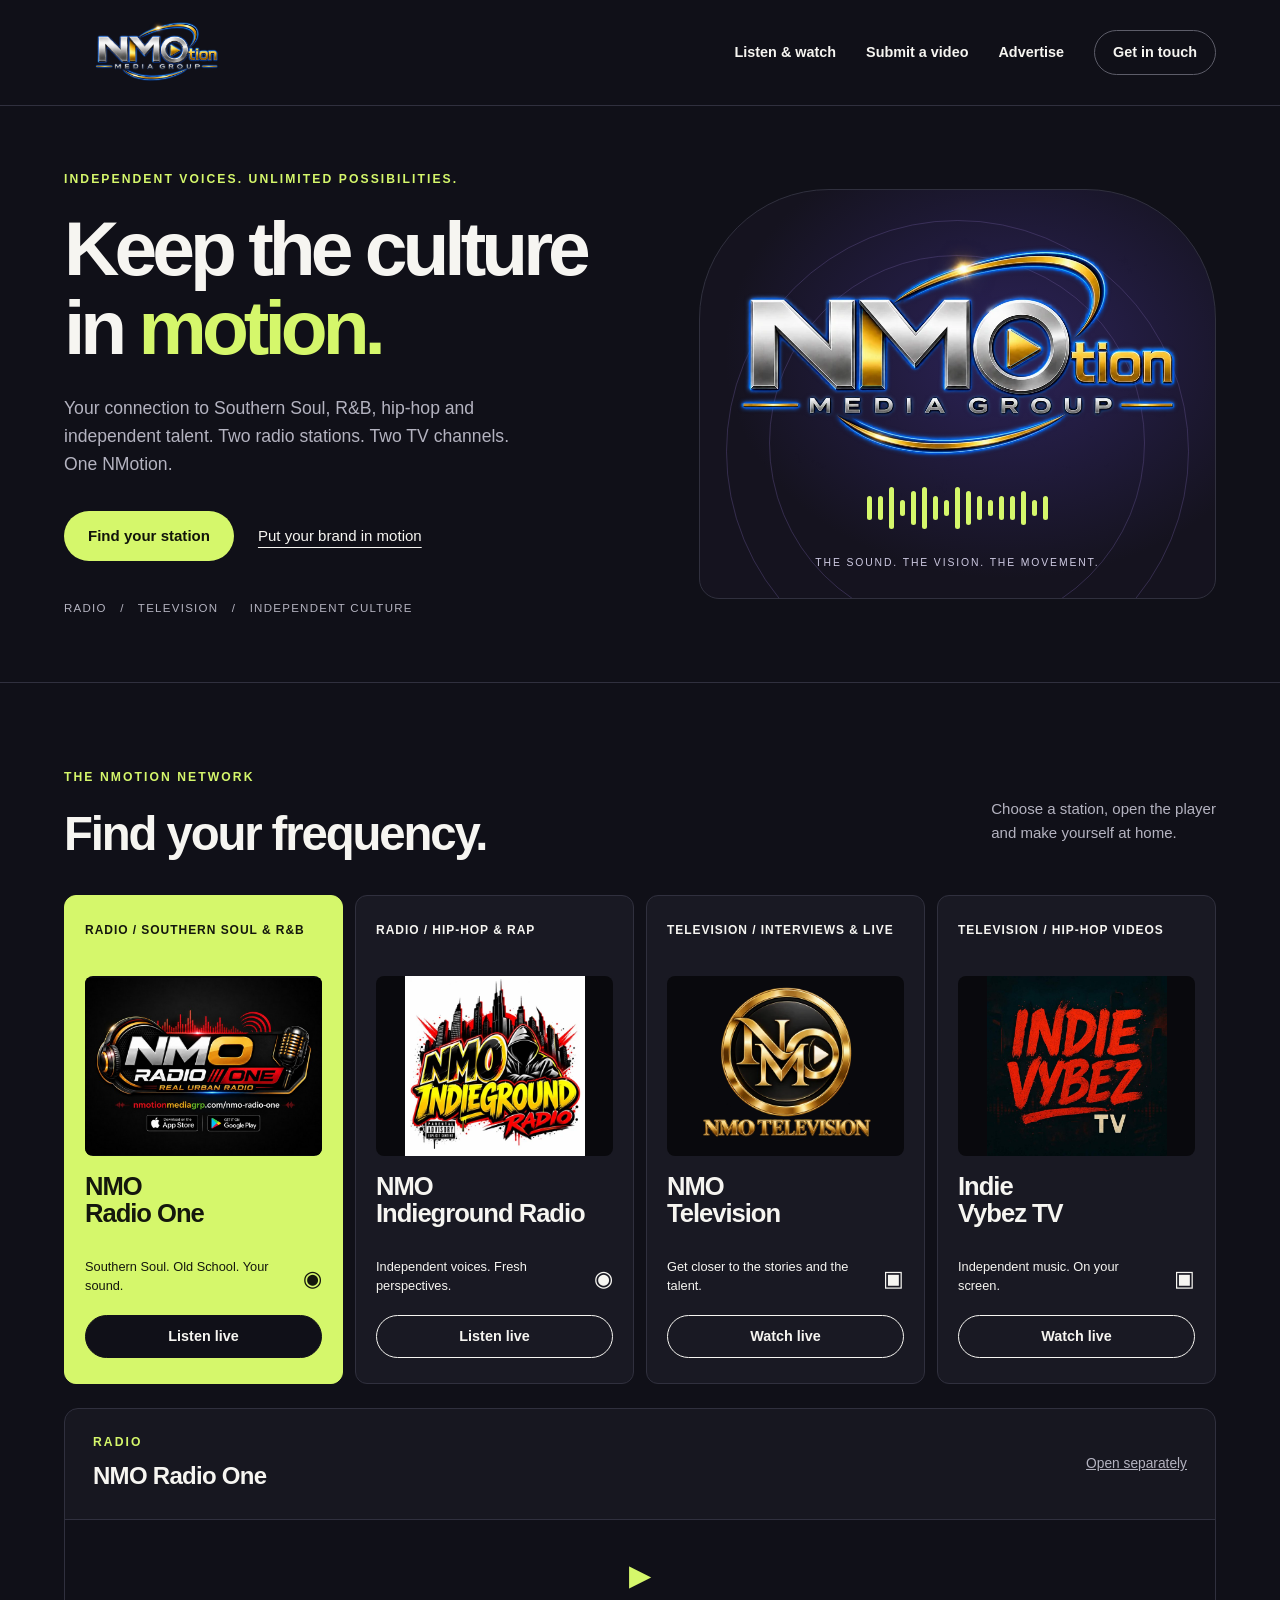
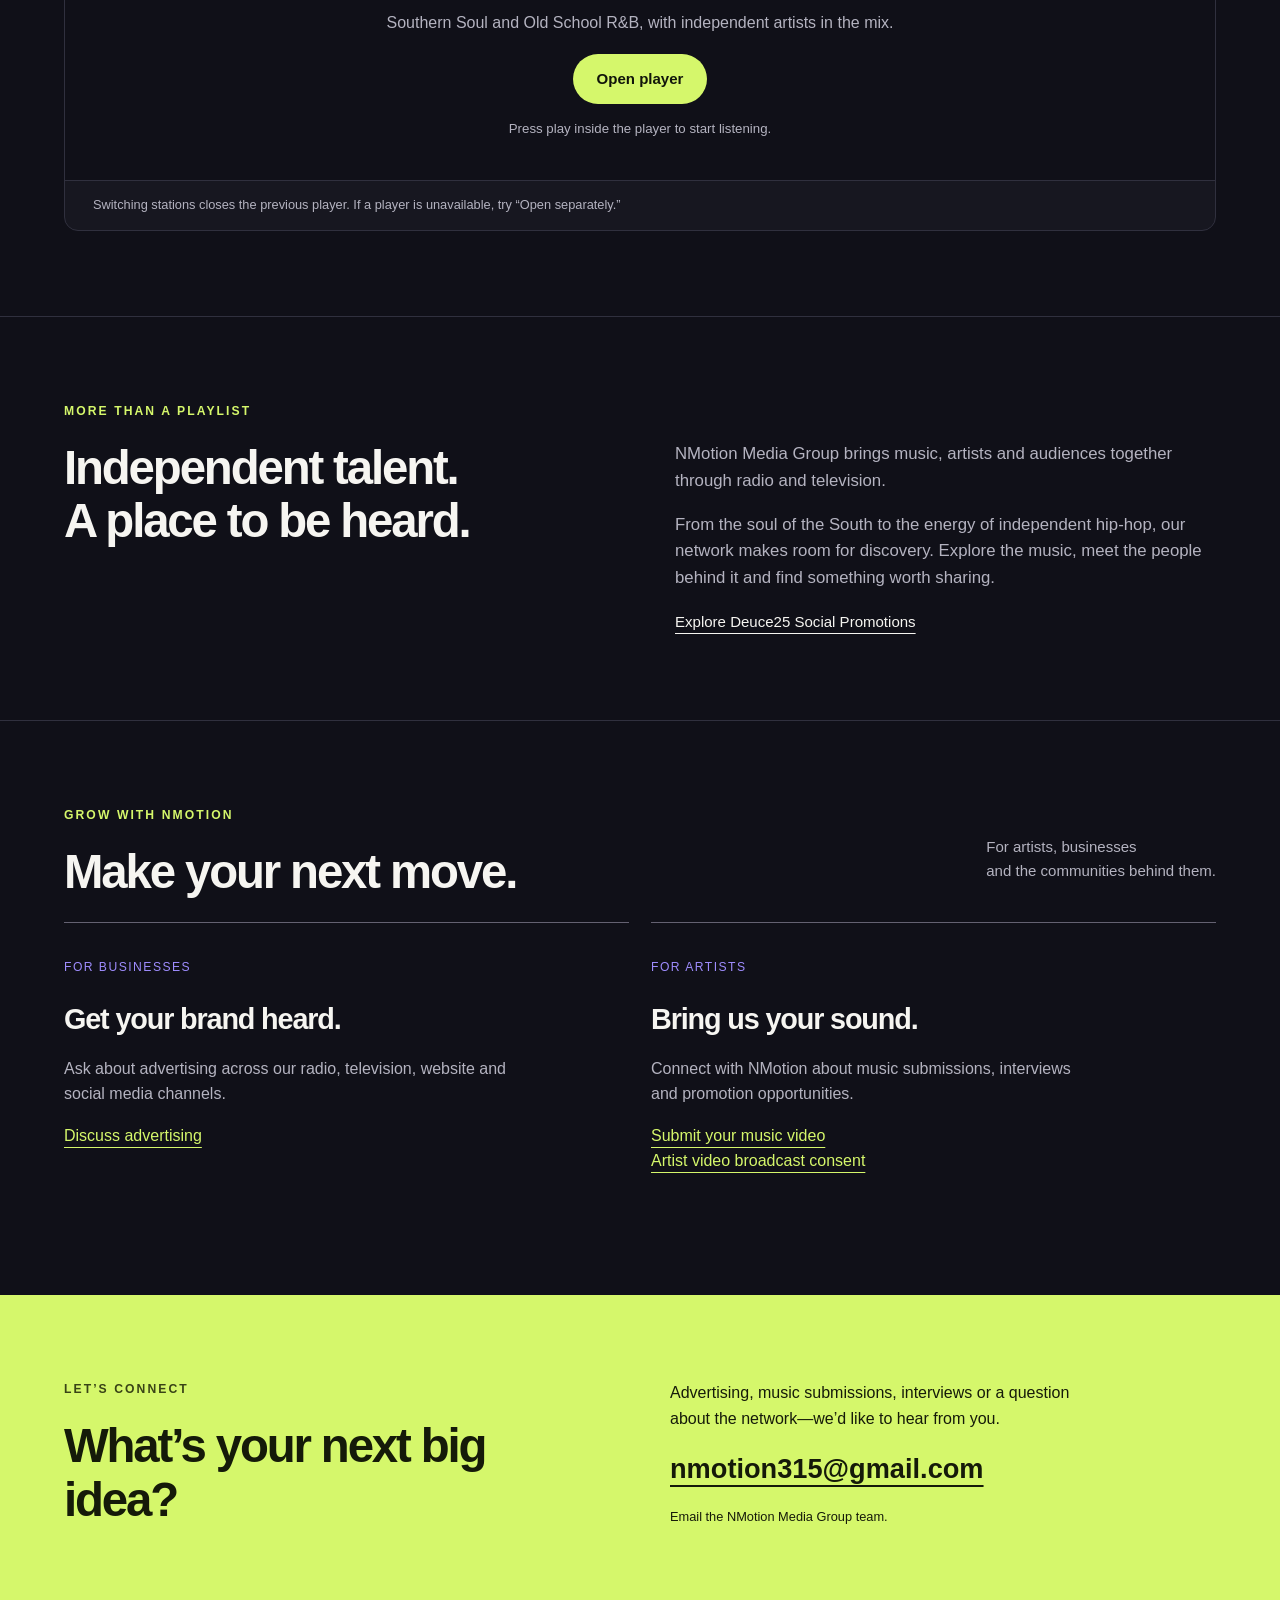
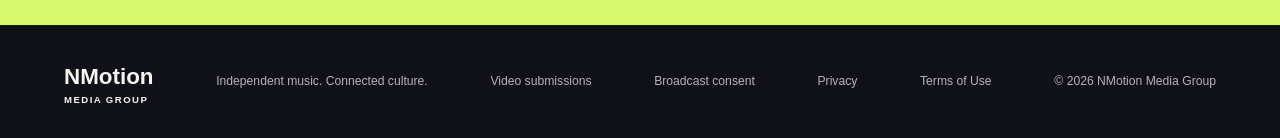
<file: index.html>
<!doctype html>
<html lang="en">
<head>
<meta charset="utf-8"><meta name="viewport" content="width=device-width, initial-scale=1">
<title>NMotion Media Group | Listen & Watch</title>
<meta name="description" content="Discover NMO Radio One, NMO Indieground Radio, NMO Television and Indie Vybez TV. Independent music, Southern Soul, R&B, hip-hop and more.">
<meta name="theme-color" content="#101018">
<link rel="stylesheet" href="/assets/site-v3.css">
<script defer src="/assets/site-v3.js"></script>
</head>
<body>
<a class="skip" href="#main">Skip to content</a>
<header class="header"><a href="/" class="brand" aria-label="NMotion Media Group home"><img src="/assets/nmotion-brand.webp" alt="NMotion Media Group"></a><nav aria-label="Main navigation"><a href="#stations">Listen & watch</a><a href="/video-submission-form/">Submit a video</a><a href="#services">Advertise</a><a class="contact-nav" href="#contact">Get in touch</a></nav></header>
<main id="main">
<section class="hero">
<div class="hero-copy"><p class="eyebrow">INDEPENDENT VOICES. UNLIMITED POSSIBILITIES.</p><h1>Keep the culture<br>in <em>motion.</em></h1><p class="intro">Your connection to Southern Soul, R&B, hip-hop and independent talent. Two radio stations. Two TV channels. One NMotion.</p><div class="hero-actions"><a class="button primary" href="#stations">Find your station</a><a class="text-link" href="#services">Put your brand in motion</a></div><p class="hero-foot">RADIO &nbsp; / &nbsp; TELEVISION &nbsp; / &nbsp; INDEPENDENT CULTURE</p></div>
<div class="hero-art"><div class="orbit orbit-one"></div><div class="orbit orbit-two"></div><img src="/assets/nmotion-brand.webp" alt="" class="hero-logo"><div class="sound-bars" aria-hidden="true"><i></i><i></i><i></i><i></i><i></i><i></i><i></i><i></i><i></i><i></i><i></i><i></i><i></i><i></i><i></i><i></i><i></i></div><p>THE SOUND. THE VISION. THE MOVEMENT.</p></div>
</section>
<section id="stations" class="stations section"><div class="section-heading"><div><p class="eyebrow">THE NMOTION NETWORK</p><h2>Find your frequency.</h2></div><p>Choose a station, open the player<br>and make yourself at home.</p></div>
<div class="station-grid" aria-label="Select a station">
<a class="station selected" data-station="radio-one" href="/nmo-radio-one/#player"><span class="station-type">RADIO / SOUTHERN SOUL & R&B</span><img class="station-logo" src="/assets/nmo-radio-one-logo.jpg" alt="NMO Radio One logo" width="650" height="520"><span class="station-name">NMO<br>Radio One</span><span class="station-bottom">Southern Soul. Old School. Your sound.<b aria-hidden="true">◉</b></span><span class="station-action">Listen live</span></a>
<a class="station" data-station="indieground" href="/indieground-radio/#player"><span class="station-type">RADIO / HIP-HOP & RAP</span><img class="station-logo" src="/assets/nmo-indieground.webp" alt="NMO Indieground Radio logo" width="650" height="520"><span class="station-name">NMO<br>Indieground Radio</span><span class="station-bottom">Independent voices. Fresh perspectives.<b aria-hidden="true">◉</b></span><span class="station-action">Listen live</span></a>
<a class="station" data-station="nmo-tv" href="/nmo-tv/#player"><span class="station-type">TELEVISION / INTERVIEWS & LIVE</span><img class="station-logo" src="/assets/nmo-television.webp" alt="NMO Television logo" width="650" height="520"><span class="station-name">NMO<br>Television</span><span class="station-bottom">Get closer to the stories and the talent.<b aria-hidden="true">▣</b></span><span class="station-action">Watch live</span></a>
<a class="station" data-station="indie-vybez" href="/indie-vybez-tv/#player"><span class="station-type">TELEVISION / HIP-HOP VIDEOS</span><img class="station-logo" src="/assets/indie-vybez-tv-logo.jpg" alt="Indie Vybez TV logo" width="650" height="520"><span class="station-name">Indie<br>Vybez TV</span><span class="station-bottom">Independent music. On your screen.<b aria-hidden="true">▣</b></span><span class="station-action">Watch live</span></a>
</div>
<div class="player-panel" id="player" tabindex="-1"><div class="player-heading"><div><p class="eyebrow" id="player-kind">RADIO</p><h3 id="player-title">NMO Radio One</h3></div><a id="external-player" href="/players/radio-one.html" target="_blank" rel="noopener">Open separately</a></div><div id="player-mount"><div class="player-placeholder"><span class="play-symbol" aria-hidden="true">▶</span><p id="player-description">Southern Soul and Old School R&B, with independent artists in the mix.</p><button class="button primary" id="load-player">Open player</button><p class="player-note">Press play inside the player to start listening.</p></div></div><p class="player-help">Switching stations closes the previous player. If a player is unavailable, try “Open separately.”</p></div>
</section>
<section id="about" class="about section"><p class="eyebrow">MORE THAN A PLAYLIST</p><div class="about-grid"><h2>Independent talent.<br>A place to be heard.</h2><div><p>NMotion Media Group brings music, artists and audiences together through radio and television.</p><p>From the soul of the South to the energy of independent hip-hop, our network makes room for discovery. Explore the music, meet the people behind it and find something worth sharing.</p><a class="text-link" href="https://deuce25sp.com" target="_blank" rel="noopener">Explore Deuce25 Social Promotions</a></div></div></section>
<section id="services" class="services section"><div class="section-heading"><div><p class="eyebrow">GROW WITH NMOTION</p><h2>Make your next move.</h2></div><p>For artists, businesses<br>and the communities behind them.</p></div><div class="service-grid"><article><span class="service-label">FOR BUSINESSES</span><h3>Get your brand heard.</h3><p>Ask about advertising across our radio, television, website and social media channels.</p><a href="mailto:nmotion315@gmail.com?subject=NMotion%20advertising%20inquiry">Discuss advertising</a></article><article><span class="service-label">FOR ARTISTS</span><h3>Bring us your sound.</h3><p>Connect with NMotion about music submissions, interviews and promotion opportunities.</p><a href="/video-submission-form/">Submit your music video</a><p><a href="/broadcast-consent/">Artist video broadcast consent</a></p></article></div></section>
<section id="contact" class="contact section"><div><p class="eyebrow">LET’S CONNECT</p><h2>What’s your next big idea?</h2></div><div><p>Advertising, music submissions, interviews or a question about the network—we’d like to hear from you.</p><a class="email" href="mailto:nmotion315@gmail.com">nmotion315@gmail.com</a><p class="contact-note">Email the NMotion Media Group team.</p></div></section>
</main>
<footer><a class="footer-brand" href="/">NMotion <span>MEDIA GROUP</span></a><p>Independent music. Connected culture.</p><a href="/video-submission-form/">Video submissions</a><a href="/broadcast-consent/">Broadcast consent</a><a href="/privacy-policy/">Privacy</a><a href="/terms-of-use/">Terms of Use</a><span>© <span id="year">2026</span> NMotion Media Group</span></footer>
</body></html>
</file>
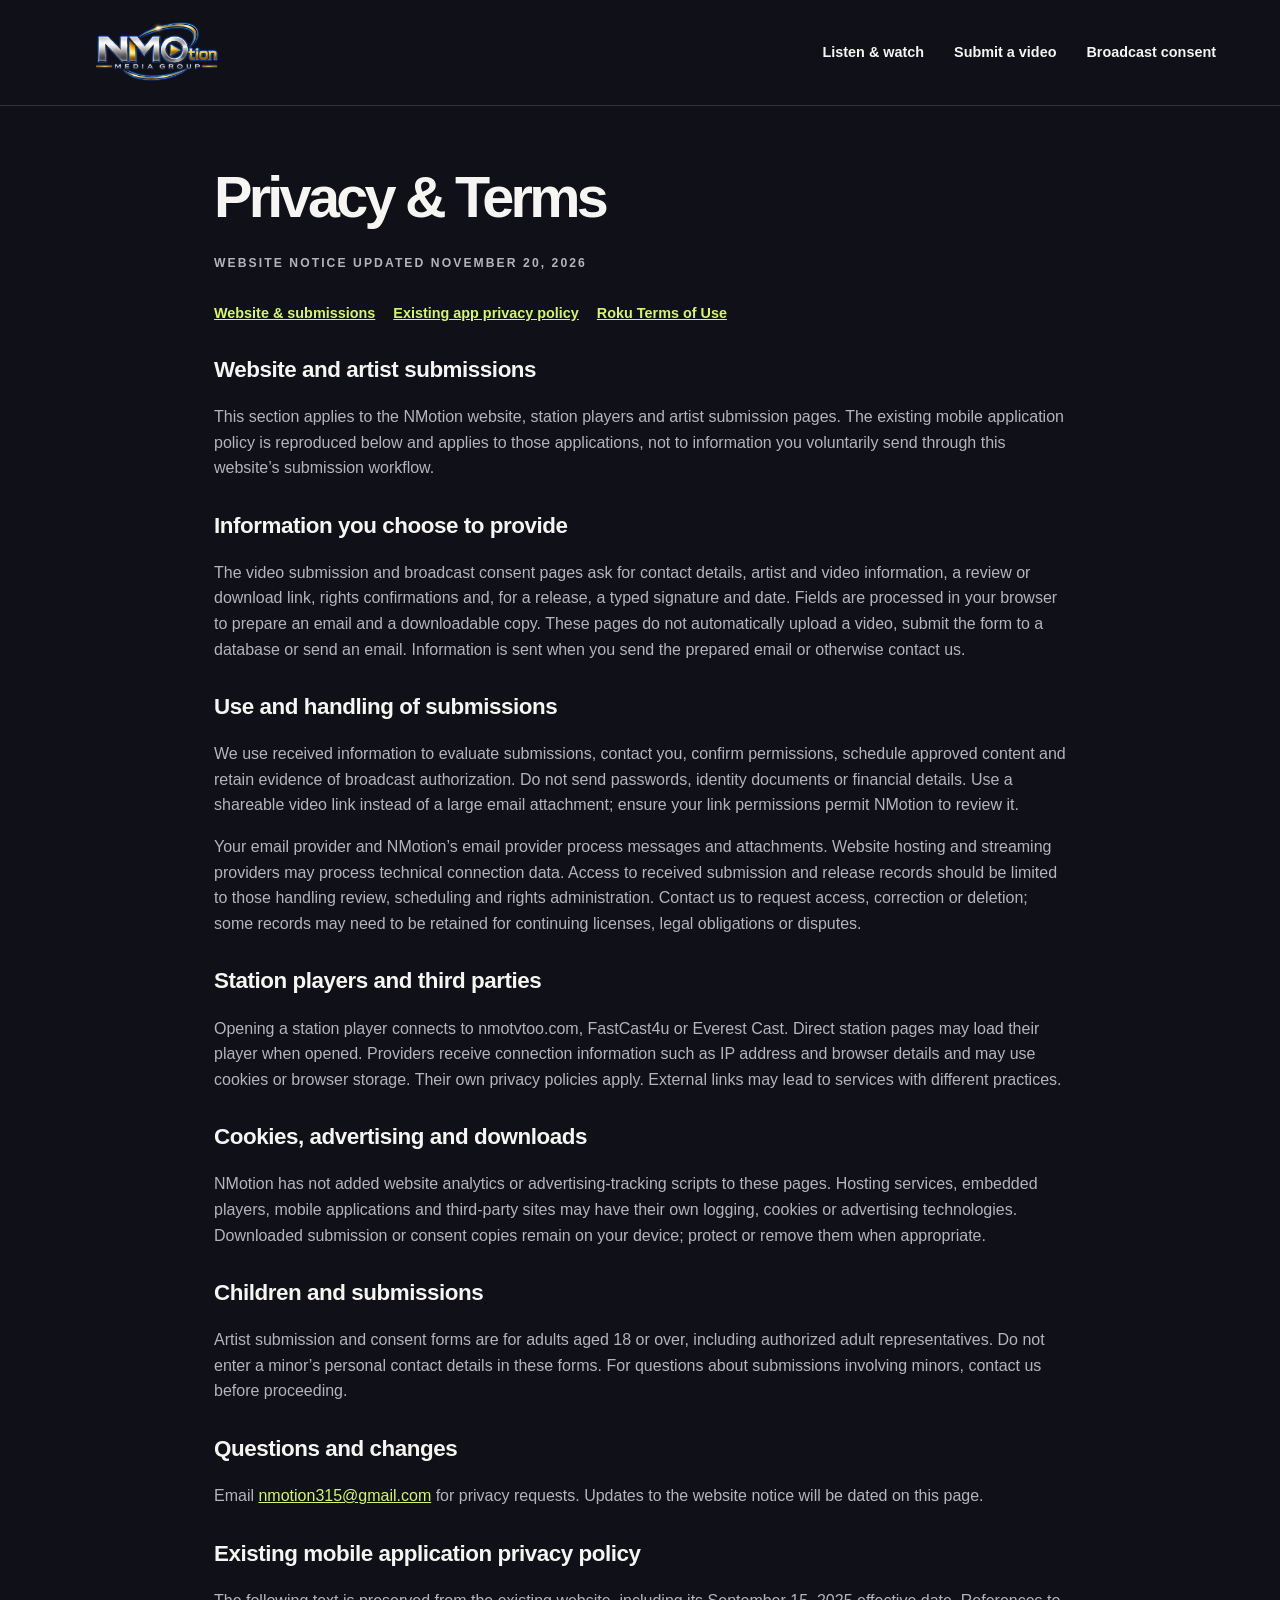
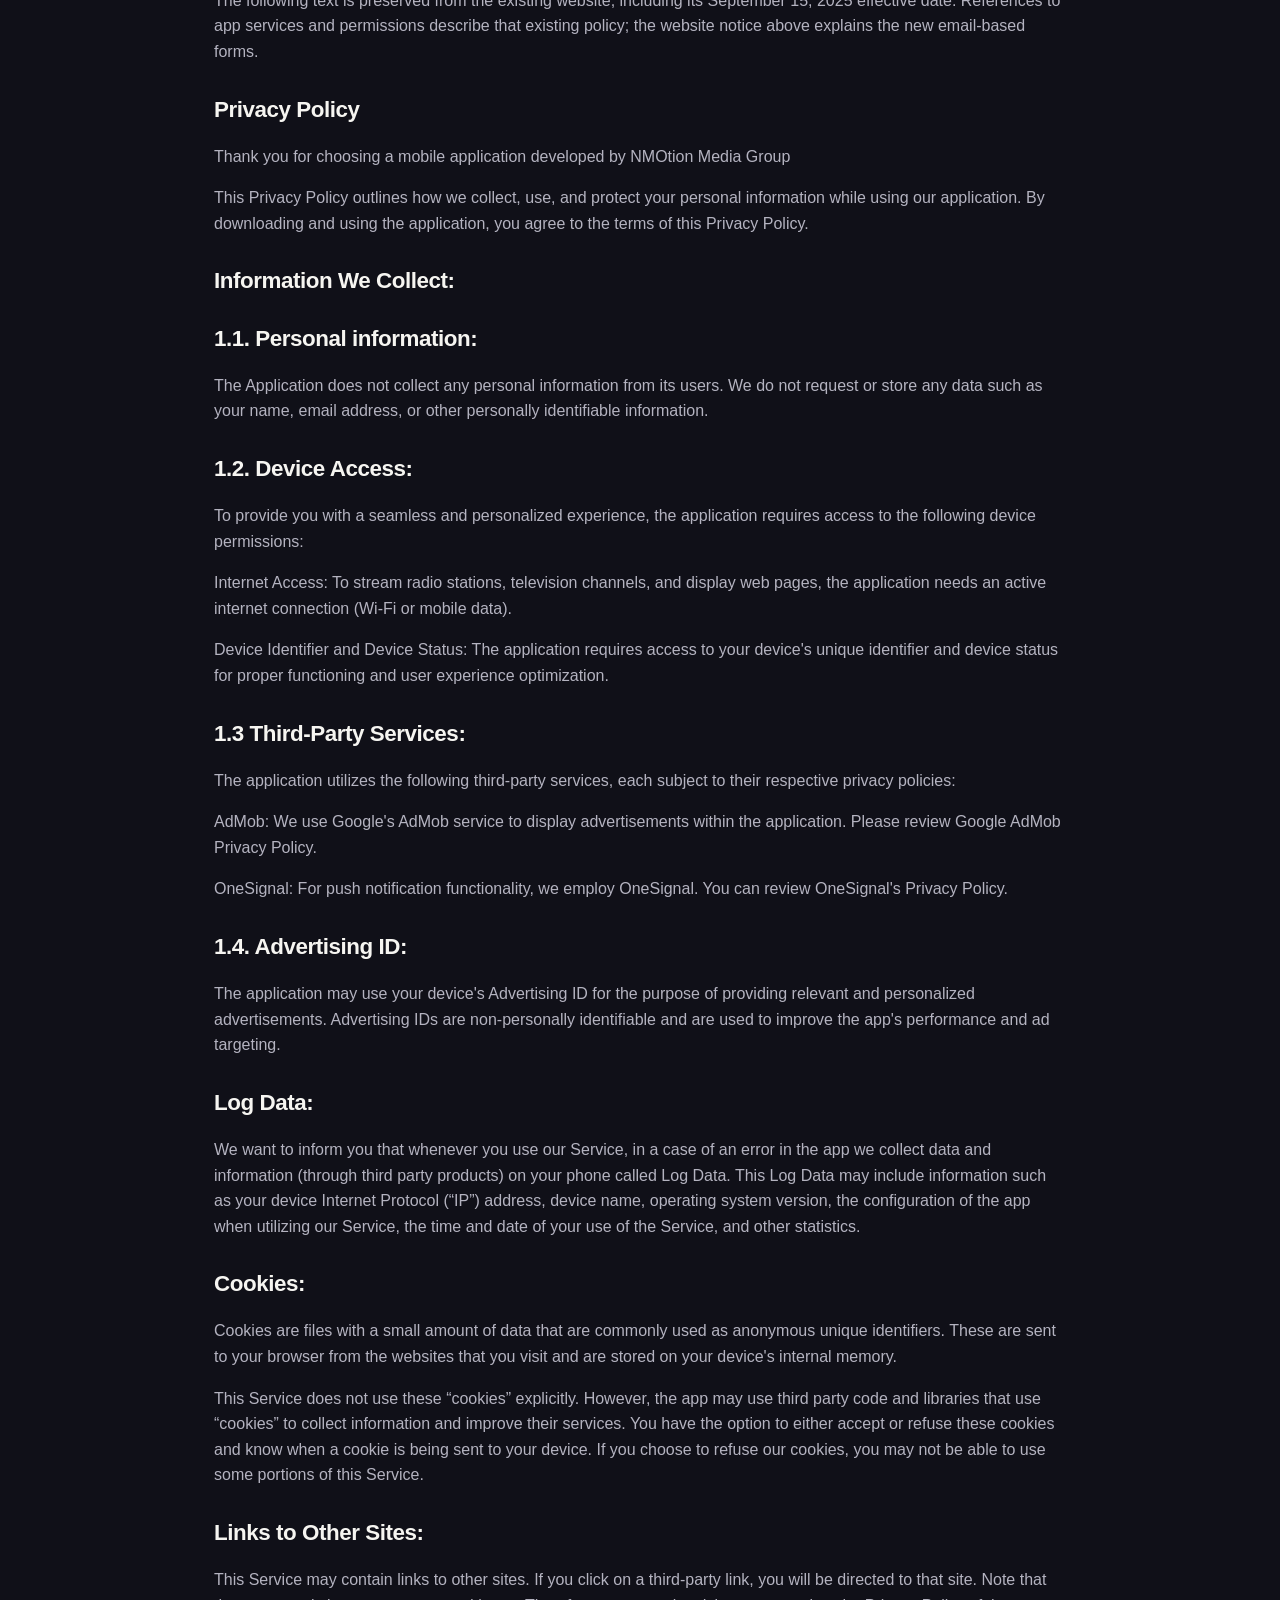
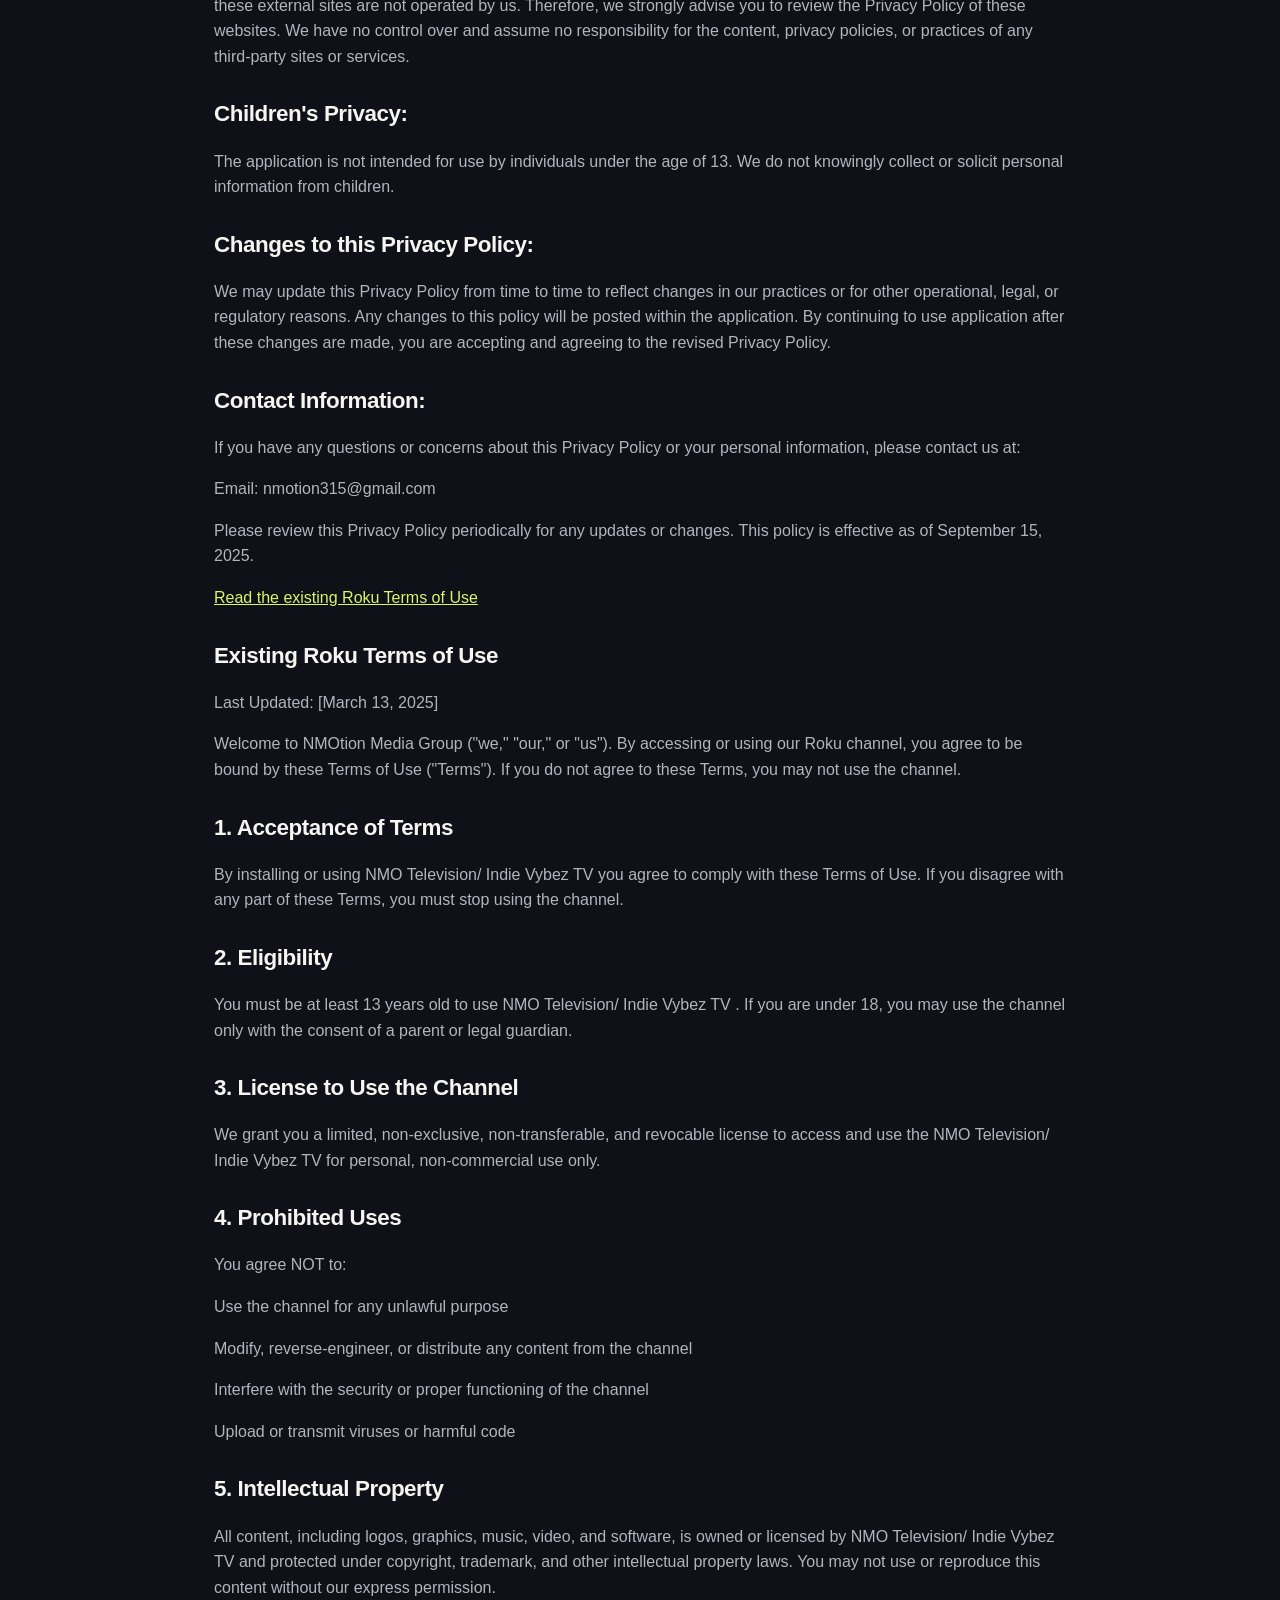
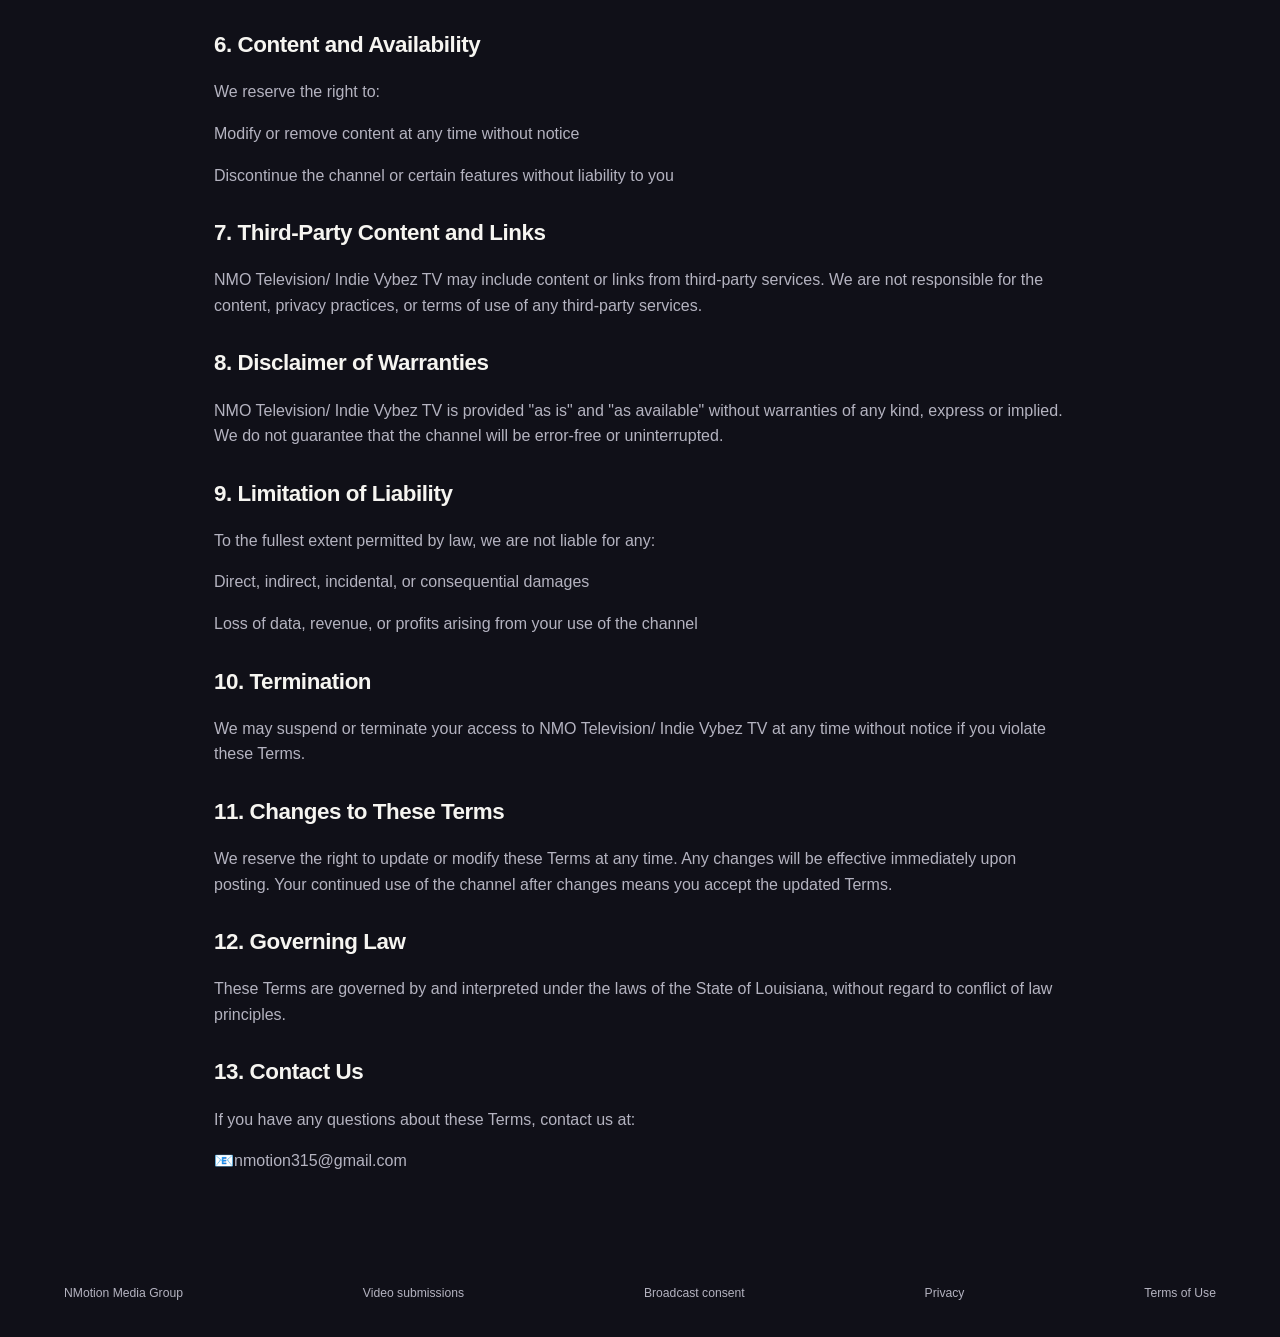
<file: about-1/index.html>
<!doctype html><html lang="en"><head><meta charset="utf-8"><meta name="viewport" content="width=device-width,initial-scale=1"><title>Privacy & Terms | NMotion Media Group</title><link rel="stylesheet" href="/assets/site-v3.css"><link rel="stylesheet" href="/assets/artist-pages.css"></head><body><header class="header"><a href="/" class="brand" aria-label="NMotion Media Group home"><img src="/assets/nmotion-brand.webp" alt="NMotion Media Group"></a><nav aria-label="Main navigation"><a href="/#stations">Listen & watch</a><a href="/video-submission-form/">Submit a video</a><a href="/broadcast-consent/">Broadcast consent</a></nav></header><main class="document"><h1>Privacy &amp; Terms</h1><p class="eyebrow">WEBSITE NOTICE UPDATED NOVEMBER 20, 2026</p><nav class="document-nav" aria-label="Policy sections"><a href="#website-privacy">Website &amp; submissions</a><a href="#app-privacy">Existing app privacy policy</a><a href="/terms-of-use/">Roku Terms of Use</a></nav><section id="website-privacy"><h2>Website and artist submissions</h2><p>This section applies to the NMotion website, station players and artist submission pages. The existing mobile application policy is reproduced below and applies to those applications, not to information you voluntarily send through this website’s submission workflow.</p><h2>Information you choose to provide</h2><p>The video submission and broadcast consent pages ask for contact details, artist and video information, a review or download link, rights confirmations and, for a release, a typed signature and date. Fields are processed in your browser to prepare an email and a downloadable copy. These pages do not automatically upload a video, submit the form to a database or send an email. Information is sent when you send the prepared email or otherwise contact us.</p><h2>Use and handling of submissions</h2><p>We use received information to evaluate submissions, contact you, confirm permissions, schedule approved content and retain evidence of broadcast authorization. Do not send passwords, identity documents or financial details. Use a shareable video link instead of a large email attachment; ensure your link permissions permit NMotion to review it.</p><p>Your email provider and NMotion’s email provider process messages and attachments. Website hosting and streaming providers may process technical connection data. Access to received submission and release records should be limited to those handling review, scheduling and rights administration. Contact us to request access, correction or deletion; some records may need to be retained for continuing licenses, legal obligations or disputes.</p><h2>Station players and third parties</h2><p>Opening a station player connects to nmotvtoo.com, FastCast4u or Everest Cast. Direct station pages may load their player when opened. Providers receive connection information such as IP address and browser details and may use cookies or browser storage. Their own privacy policies apply. External links may lead to services with different practices.</p><h2>Cookies, advertising and downloads</h2><p>NMotion has not added website analytics or advertising-tracking scripts to these pages. Hosting services, embedded players, mobile applications and third-party sites may have their own logging, cookies or advertising technologies. Downloaded submission or consent copies remain on your device; protect or remove them when appropriate.</p><h2>Children and submissions</h2><p>Artist submission and consent forms are for adults aged 18 or over, including authorized adult representatives. Do not enter a minor’s personal contact details in these forms. For questions about submissions involving minors, contact us before proceeding.</p><h2>Questions and changes</h2><p>Email <a href="mailto:nmotion315@gmail.com">nmotion315@gmail.com</a> for privacy requests. Updates to the website notice will be dated on this page.</p></section><section id="app-privacy"><h2>Existing mobile application privacy policy</h2><p>The following text is preserved from the existing website, including its September 15, 2025 effective date. References to app services and permissions describe that existing policy; the website notice above explains the new email-based forms.</p><h2>Privacy Policy</h2>
<p>Thank you for choosing a mobile application developed by NMOtion Media Group</p>
<p>This Privacy Policy outlines how we collect, use, and protect your personal information while using our application. By downloading and using the application, you agree to the terms of this Privacy Policy.</p>
<h2>Information We Collect:</h2>
<h2>1.1. Personal information:</h2>
<p>The Application does not collect any personal information from its users. We do not request or store any data such as your name, email address, or other personally identifiable information.</p>
<h2>1.2. Device Access:</h2>
<p>To provide you with a seamless and personalized experience, the application requires access to the following device permissions:</p>
<p>Internet Access: To stream radio stations, television channels, and display web pages, the application needs an active internet connection (Wi-Fi or mobile data).</p>
<p>Device Identifier and Device Status: The application requires access to your device&#x27;s unique identifier and device status for proper functioning and user experience optimization.</p>
<h2>1.3 Third-Party Services:</h2>
<p>The application utilizes the following third-party services, each subject to their respective privacy policies:</p>
<p>AdMob: We use Google&#x27;s AdMob service to display advertisements within the application. Please review Google AdMob Privacy Policy.</p>
<p>OneSignal: For push notification functionality, we employ OneSignal. You can review OneSignal&#x27;s Privacy Policy.</p>
<h2>1.4. Advertising ID:</h2>
<p>The application may use your device&#x27;s Advertising ID for the purpose of providing relevant and personalized advertisements. Advertising IDs are non-personally identifiable and are used to improve the app&#x27;s performance and ad targeting.</p>
<h2>Log Data:</h2>
<p>We want to inform you that whenever you use our Service, in a case of an error in the app we collect data and information (through third party products) on your phone called Log Data. This Log Data may include information such as your device Internet Protocol (“IP”) address, device name, operating system version, the configuration of the app when utilizing our Service, the time and date of your use of the Service, and other statistics.</p>
<h2>Cookies:</h2>
<p>Cookies are files with a small amount of data that are commonly used as anonymous unique identifiers. These are sent to your browser from the websites that you visit and are stored on your device&#x27;s internal memory.</p>
<p>This Service does not use these “cookies” explicitly. However, the app may use third party code and libraries that use “cookies” to collect information and improve their services. You have the option to either accept or refuse these cookies and know when a cookie is being sent to your device. If you choose to refuse our cookies, you may not be able to use some portions of this Service.</p>
<h2>Links to Other Sites:</h2>
<p>This Service may contain links to other sites. If you click on a third-party link, you will be directed to that site. Note that these external sites are not operated by us. Therefore, we strongly advise you to review the Privacy Policy of these websites. We have no control over and assume no responsibility for the content, privacy policies, or practices of any third-party sites or services.</p>
<h2>Children&#x27;s Privacy:</h2>
<p>The application is not intended for use by individuals under the age of 13. We do not knowingly collect or solicit personal information from children.</p>
<h2>Changes to this Privacy Policy:</h2>
<p>We may update this Privacy Policy from time to time to reflect changes in our practices or for other operational, legal, or regulatory reasons. Any changes to this policy will be posted within the application. By continuing to use application after these changes are made, you are accepting and agreeing to the revised Privacy Policy.</p>
<h2>Contact Information:</h2>
<p>If you have any questions or concerns about this Privacy Policy or your personal information, please contact us at:</p>
<p>Email: nmotion315@gmail.com</p>
<p>Please review this Privacy Policy periodically for any updates or changes. This policy is effective as of September 15, 2025.</p></section><p><a href="/terms-of-use/">Read the existing Roku Terms of Use</a></p><h2>Existing Roku Terms of Use</h2><p>Last Updated: [March 13, 2025]</p>
<p>Welcome to NMOtion Media Group (&quot;we,&quot; &quot;our,&quot; or &quot;us&quot;). By accessing or using our Roku channel, you agree to be bound by these Terms of Use (&quot;Terms&quot;). If you do not agree to these Terms, you may not use the channel.</p>
<h2>1. Acceptance of Terms</h2>
<p>By installing or using NMO Television/ Indie Vybez TV you agree to comply with these Terms of Use. If you disagree with any part of these Terms, you must stop using the channel.</p>
<h2>2. Eligibility</h2>
<p>You must be at least 13 years old to use NMO Television/ Indie Vybez TV . If you are under 18, you may use the channel only with the consent of a parent or legal guardian.</p>
<h2>3. License to Use the Channel</h2>
<p>We grant you a limited, non-exclusive, non-transferable, and revocable license to access and use the NMO Television/ Indie Vybez TV for personal, non-commercial use only.</p>
<h2>4. Prohibited Uses</h2>
<p>You agree NOT to:</p>
<p>Use the channel for any unlawful purpose</p>
<p>Modify, reverse-engineer, or distribute any content from the channel</p>
<p>Interfere with the security or proper functioning of the channel</p>
<p>Upload or transmit viruses or harmful code</p>
<h2>5. Intellectual Property</h2>
<p>All content, including logos, graphics, music, video, and software, is owned or licensed by NMO Television/ Indie Vybez TV and protected under copyright, trademark, and other intellectual property laws. You may not use or reproduce this content without our express permission.</p>
<h2>6. Content and Availability</h2>
<p>We reserve the right to:</p>
<p>Modify or remove content at any time without notice</p>
<p>Discontinue the channel or certain features without liability to you</p>
<h2>7. Third-Party Content and Links</h2>
<p>NMO Television/ Indie Vybez TV may include content or links from third-party services. We are not responsible for the content, privacy practices, or terms of use of any third-party services.</p>
<h2>8. Disclaimer of Warranties</h2>
<p>NMO Television/ Indie Vybez TV is provided &quot;as is&quot; and &quot;as available&quot; without warranties of any kind, express or implied. We do not guarantee that the channel will be error-free or uninterrupted.</p>
<h2>9. Limitation of Liability</h2>
<p>To the fullest extent permitted by law, we are not liable for any:</p>
<p>Direct, indirect, incidental, or consequential damages</p>
<p>Loss of data, revenue, or profits arising from your use of the channel</p>
<h2>10. Termination</h2>
<p>We may suspend or terminate your access to NMO Television/ Indie Vybez TV at any time without notice if you violate these Terms.</p>
<h2>11. Changes to These Terms</h2>
<p>We reserve the right to update or modify these Terms at any time. Any changes will be effective immediately upon posting. Your continued use of the channel after changes means you accept the updated Terms.</p>
<h2>12. Governing Law</h2>
<p>These Terms are governed by and interpreted under the laws of the State of Louisiana, without regard to conflict of law principles.</p>
<h2>13. Contact Us</h2>
<p>If you have any questions about these Terms, contact us at:</p>
<p>📧nmotion315@gmail.com</p></main><footer><a href="/">NMotion Media Group</a><a href="/video-submission-form/">Video submissions</a><a href="/broadcast-consent/">Broadcast consent</a><a href="/privacy-policy/">Privacy</a><a href="/terms-of-use/">Terms of Use</a></footer></body></html>
</file>
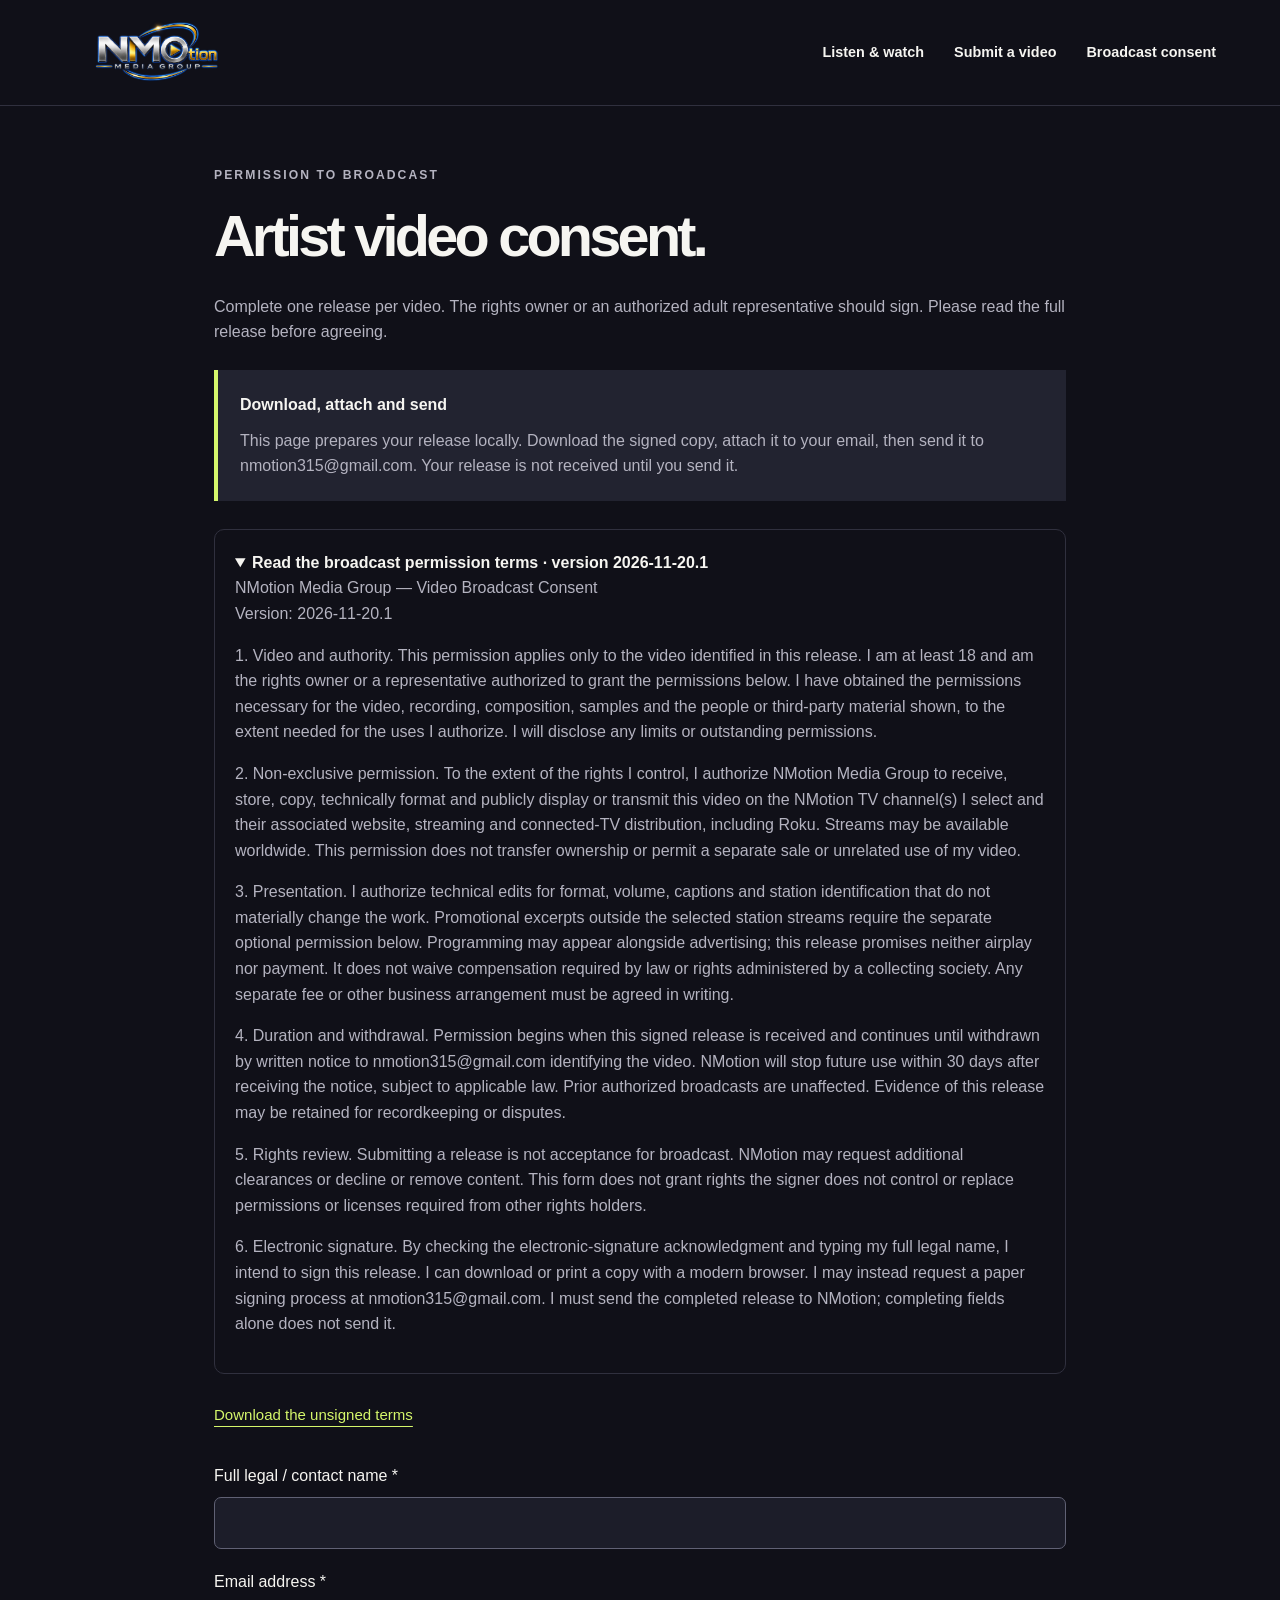
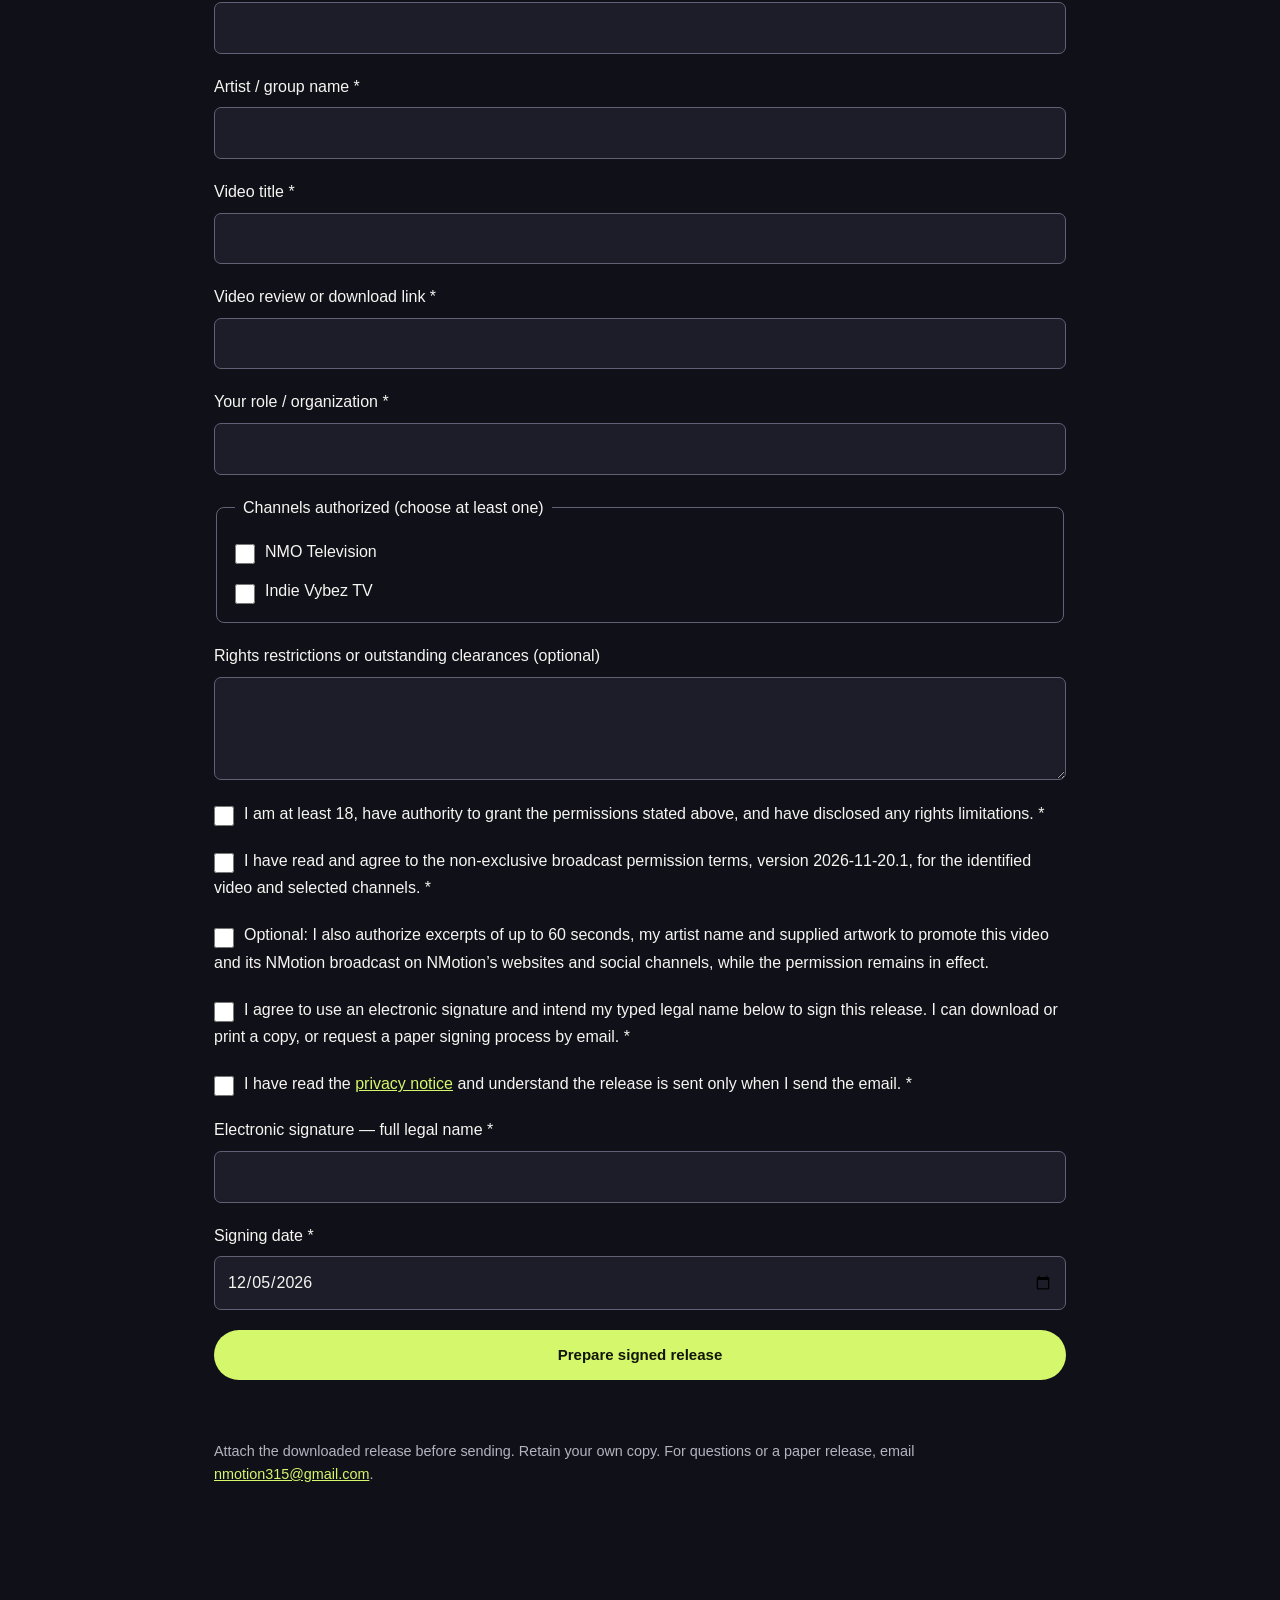
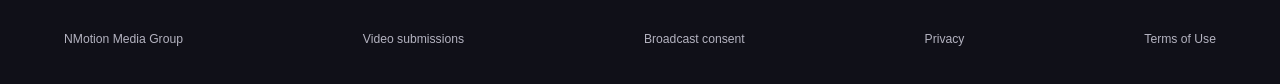
<file: broadcast-consent/index.html>
<!doctype html><html lang="en"><head><meta charset="utf-8"><meta name="viewport" content="width=device-width,initial-scale=1"><title>Broadcast Consent | NMotion Media Group</title><link rel="stylesheet" href="/assets/site-v3.css"><link rel="stylesheet" href="/assets/artist-pages.css"><script defer src="/assets/artist-forms.js"></script></head><body><header class="header"><a href="/" class="brand" aria-label="NMotion Media Group home"><img src="/assets/nmotion-brand.webp" alt="NMotion Media Group"></a><nav aria-label="Main navigation"><a href="/#stations">Listen & watch</a><a href="/video-submission-form/">Submit a video</a><a href="/broadcast-consent/">Broadcast consent</a></nav></header><main class="document"><p class="eyebrow">PERMISSION TO BROADCAST</p><h1>Artist video consent.</h1><p>Complete one release per video. The rights owner or an authorized adult representative should sign. Please read the full release before agreeing.</p><div class="workflow-note"><strong>Download, attach and send</strong><p>This page prepares your release locally. Download the signed copy, attach it to your email, then send it to nmotion315@gmail.com. Your release is not received until you send it.</p></div><details open><summary>Read the broadcast permission terms · version 2026-11-20.1</summary><div class="release-text" id="release-text"><p>NMotion Media Group — Video Broadcast Consent
Version: 2026-11-20.1</p><p>1. Video and authority. This permission applies only to the video identified in this release. I am at least 18 and am the rights owner or a representative authorized to grant the permissions below. I have obtained the permissions necessary for the video, recording, composition, samples and the people or third-party material shown, to the extent needed for the uses I authorize. I will disclose any limits or outstanding permissions.</p><p>2. Non-exclusive permission. To the extent of the rights I control, I authorize NMotion Media Group to receive, store, copy, technically format and publicly display or transmit this video on the NMotion TV channel(s) I select and their associated website, streaming and connected-TV distribution, including Roku. Streams may be available worldwide. This permission does not transfer ownership or permit a separate sale or unrelated use of my video.</p><p>3. Presentation. I authorize technical edits for format, volume, captions and station identification that do not materially change the work. Promotional excerpts outside the selected station streams require the separate optional permission below. Programming may appear alongside advertising; this release promises neither airplay nor payment. It does not waive compensation required by law or rights administered by a collecting society. Any separate fee or other business arrangement must be agreed in writing.</p><p>4. Duration and withdrawal. Permission begins when this signed release is received and continues until withdrawn by written notice to nmotion315@gmail.com identifying the video. NMotion will stop future use within 30 days after receiving the notice, subject to applicable law. Prior authorized broadcasts are unaffected. Evidence of this release may be retained for recordkeeping or disputes.</p><p>5. Rights review. Submitting a release is not acceptance for broadcast. NMotion may request additional clearances or decline or remove content. This form does not grant rights the signer does not control or replace permissions or licenses required from other rights holders.</p><p>6. Electronic signature. By checking the electronic-signature acknowledgment and typing my full legal name, I intend to sign this release. I can download or print a copy with a modern browser. I may instead request a paper signing process at nmotion315@gmail.com. I must send the completed release to NMotion; completing fields alone does not send it.
</p></div></details><a class="text-link" href="/assets/broadcast-release-2026-11-20.txt" download>Download the unsigned terms</a><form id="artist-form" data-kind="consent"><label>Full legal / contact name *<input name="name" type="text" required maxlength="150"></label><label>Email address *<input name="email" type="email" required maxlength="150"></label><label>Artist / group name *<input name="artist" type="text" required maxlength="150"></label><label>Video title *<input name="title" type="text" required maxlength="150"></label><label>Video review or download link *<input name="video" type="url" required maxlength="1000"></label><label>Your role / organization *<input name="role" type="text" required maxlength="150"></label><fieldset><legend>Channels authorized (choose at least one)</legend><label class="check"><input type="checkbox" name="channels" value="NMO Television">NMO Television</label><label class="check"><input type="checkbox" name="channels" value="Indie Vybez TV">Indie Vybez TV</label></fieldset><label>Rights restrictions or outstanding clearances (optional)<textarea name="restrictions" maxlength="700" rows="3"></textarea></label><label class="check"><input type="checkbox" name="authority" required>I am at least 18, have authority to grant the permissions stated above, and have disclosed any rights limitations. *</label><label class="check"><input type="checkbox" name="broadcast" required>I have read and agree to the non-exclusive broadcast permission terms, version 2026-11-20.1, for the identified video and selected channels. *</label><label class="check"><input type="checkbox" name="promotion">Optional: I also authorize excerpts of up to 60 seconds, my artist name and supplied artwork to promote this video and its NMotion broadcast on NMotion’s websites and social channels, while the permission remains in effect.</label><label class="check"><input type="checkbox" name="electronic" required>I agree to use an electronic signature and intend my typed legal name below to sign this release. I can download or print a copy, or request a paper signing process by email. *</label><label class="check"><input type="checkbox" name="privacy" required>I have read the <a href="/privacy-policy/">privacy notice</a> and understand the release is sent only when I send the email. *</label><label>Electronic signature — full legal name *<input name="signature" type="text" required maxlength="150"></label><label>Signing date *<input name="date" type="date" required maxlength="150"></label><button class="button primary" type="submit">Prepare signed release</button><p id="form-status" role="status" aria-live="polite"></p><div id="record-actions" hidden><button class="button secondary" id="download-record" type="button">Download signed release</button><button class="button secondary" id="copy-record" type="button">Copy signed release</button><a class="button primary" id="email-record">Open email application</a></div><p class="small-note">Attach the downloaded release before sending. Retain your own copy. For questions or a paper release, email <a href="mailto:nmotion315@gmail.com">nmotion315@gmail.com</a>.</p></form></main><footer><a href="/">NMotion Media Group</a><a href="/video-submission-form/">Video submissions</a><a href="/broadcast-consent/">Broadcast consent</a><a href="/privacy-policy/">Privacy</a><a href="/terms-of-use/">Terms of Use</a></footer></body></html>
</file>
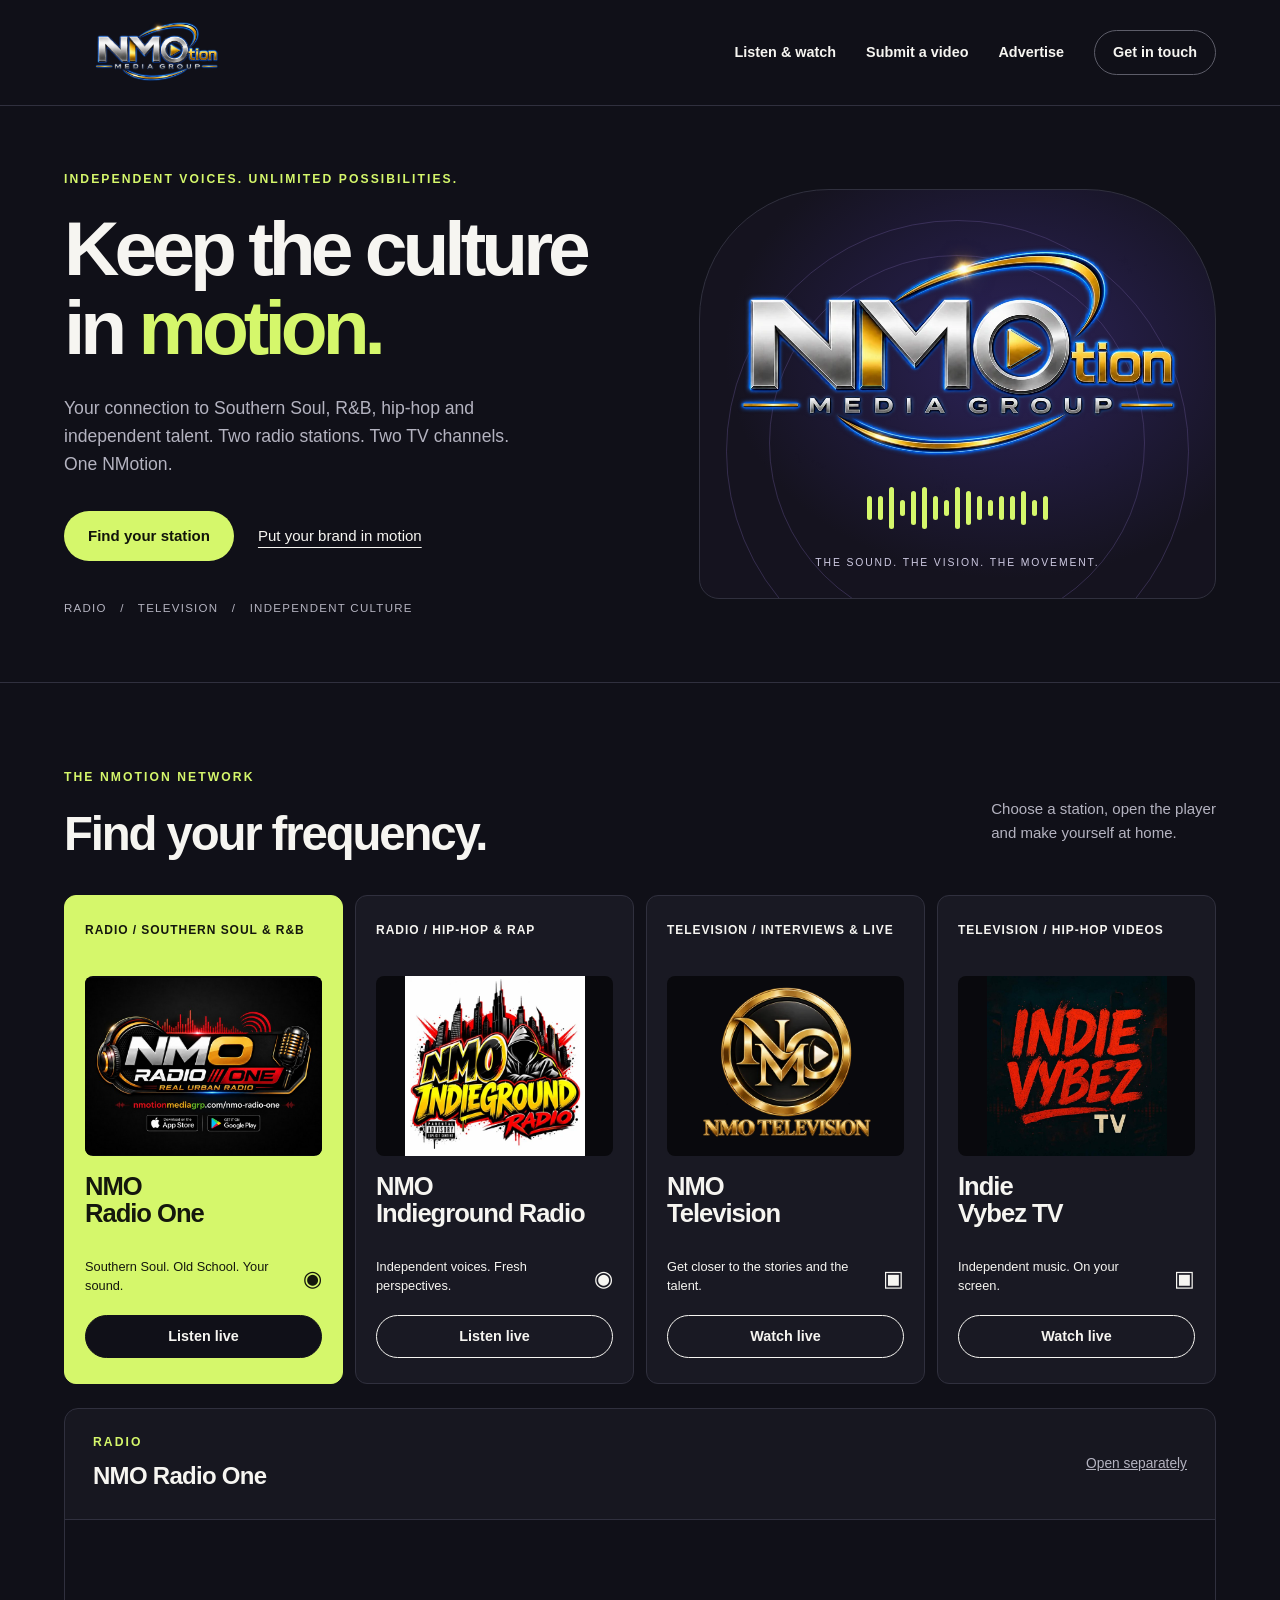
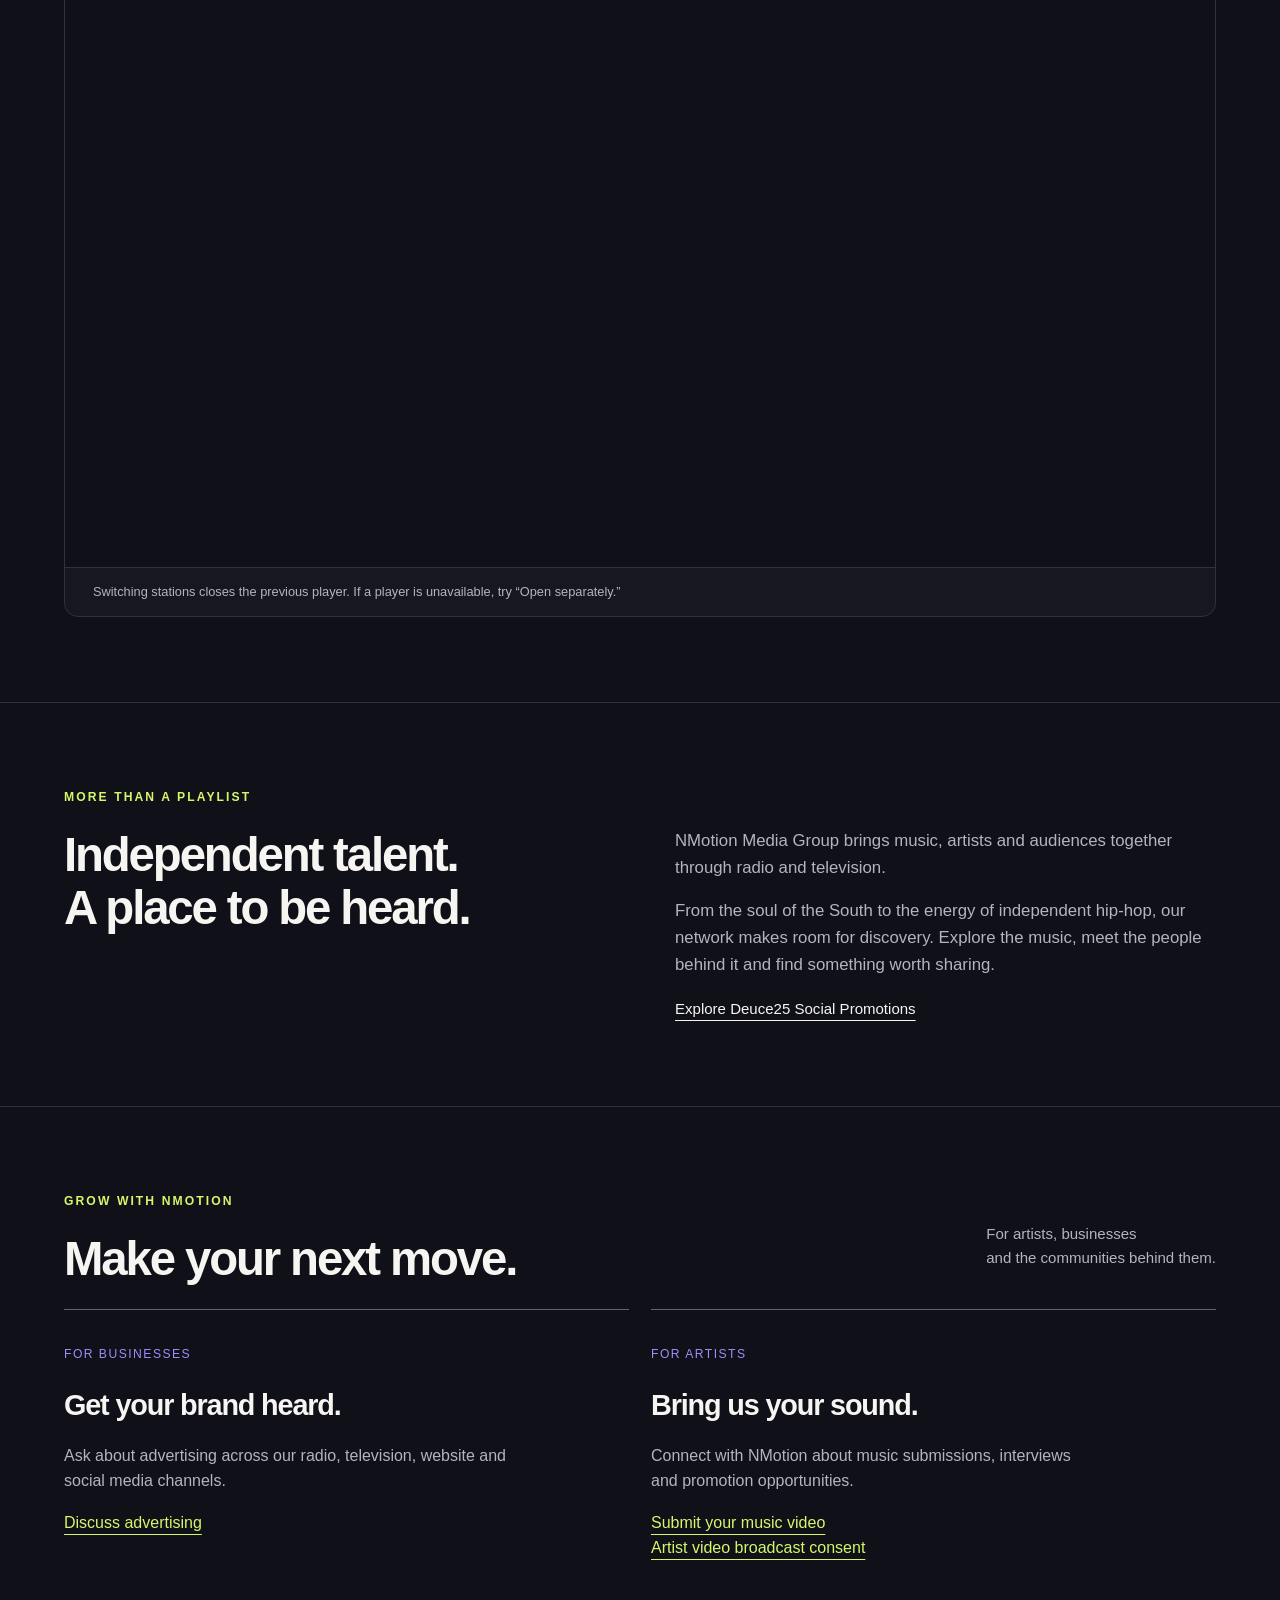
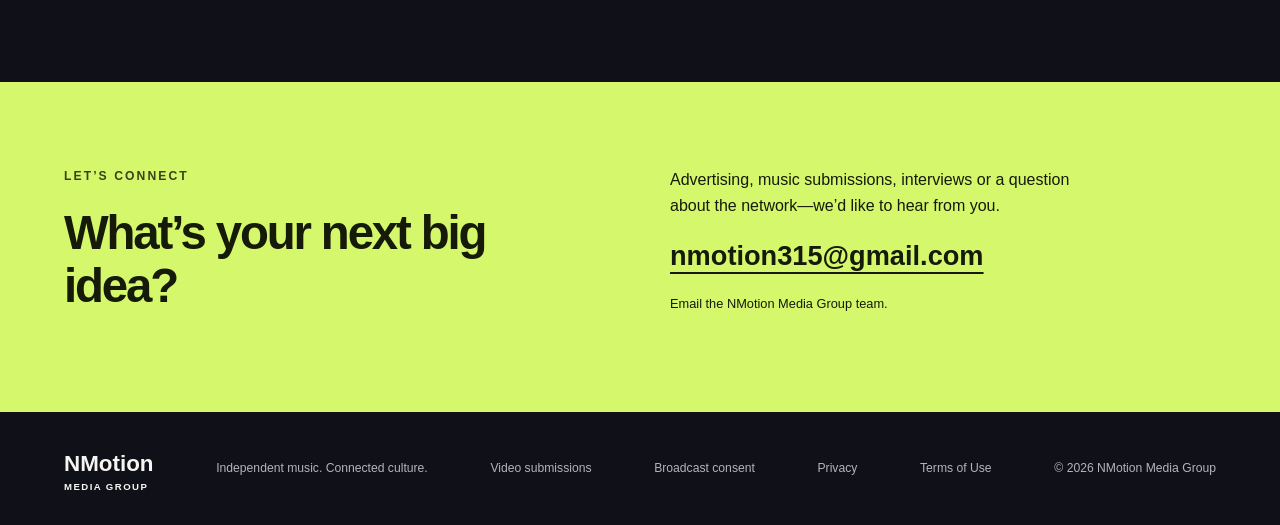
<file: indie-vybez-tv/index.html>
<!doctype html>
<html lang="en">
<head>
<meta charset="utf-8"><meta name="viewport" content="width=device-width, initial-scale=1">
<title>NMotion Media Group | Listen & Watch</title>
<meta name="description" content="Discover NMO Radio One, NMO Indieground Radio, NMO Television and Indie Vybez TV. Independent music, Southern Soul, R&B, hip-hop and more.">
<meta name="theme-color" content="#101018">
<link rel="stylesheet" href="/assets/site-v3.css">
<script defer src="/assets/site-v3.js"></script>
</head>
<body>
<a class="skip" href="#main">Skip to content</a>
<header class="header"><a href="/" class="brand" aria-label="NMotion Media Group home"><img src="/assets/nmotion-brand.webp" alt="NMotion Media Group"></a><nav aria-label="Main navigation"><a href="#stations">Listen & watch</a><a href="/video-submission-form/">Submit a video</a><a href="#services">Advertise</a><a class="contact-nav" href="#contact">Get in touch</a></nav></header>
<main id="main">
<section class="hero">
<div class="hero-copy"><p class="eyebrow">INDEPENDENT VOICES. UNLIMITED POSSIBILITIES.</p><h1>Keep the culture<br>in <em>motion.</em></h1><p class="intro">Your connection to Southern Soul, R&B, hip-hop and independent talent. Two radio stations. Two TV channels. One NMotion.</p><div class="hero-actions"><a class="button primary" href="#stations">Find your station</a><a class="text-link" href="#services">Put your brand in motion</a></div><p class="hero-foot">RADIO &nbsp; / &nbsp; TELEVISION &nbsp; / &nbsp; INDEPENDENT CULTURE</p></div>
<div class="hero-art"><div class="orbit orbit-one"></div><div class="orbit orbit-two"></div><img src="/assets/nmotion-brand.webp" alt="" class="hero-logo"><div class="sound-bars" aria-hidden="true"><i></i><i></i><i></i><i></i><i></i><i></i><i></i><i></i><i></i><i></i><i></i><i></i><i></i><i></i><i></i><i></i><i></i></div><p>THE SOUND. THE VISION. THE MOVEMENT.</p></div>
</section>
<section id="stations" class="stations section"><div class="section-heading"><div><p class="eyebrow">THE NMOTION NETWORK</p><h2>Find your frequency.</h2></div><p>Choose a station, open the player<br>and make yourself at home.</p></div>
<div class="station-grid" aria-label="Select a station">
<a class="station" data-station="radio-one" href="/nmo-radio-one/#player"><span class="station-type">RADIO / SOUTHERN SOUL & R&B</span><img class="station-logo" src="/assets/nmo-radio-one-logo.jpg" alt="NMO Radio One logo" width="650" height="520"><span class="station-name">NMO<br>Radio One</span><span class="station-bottom">Southern Soul. Old School. Your sound.<b aria-hidden="true">◉</b></span><span class="station-action">Listen live</span></a>
<a class="station" data-station="indieground" href="/indieground-radio/#player"><span class="station-type">RADIO / HIP-HOP & RAP</span><img class="station-logo" src="/assets/nmo-indieground.webp" alt="NMO Indieground Radio logo" width="650" height="520"><span class="station-name">NMO<br>Indieground Radio</span><span class="station-bottom">Independent voices. Fresh perspectives.<b aria-hidden="true">◉</b></span><span class="station-action">Listen live</span></a>
<a class="station" data-station="nmo-tv" href="/nmo-tv/#player"><span class="station-type">TELEVISION / INTERVIEWS & LIVE</span><img class="station-logo" src="/assets/nmo-television.webp" alt="NMO Television logo" width="650" height="520"><span class="station-name">NMO<br>Television</span><span class="station-bottom">Get closer to the stories and the talent.<b aria-hidden="true">▣</b></span><span class="station-action">Watch live</span></a>
<a class="station selected" data-station="indie-vybez" aria-current="page" href="/indie-vybez-tv/#player"><span class="station-type">TELEVISION / HIP-HOP VIDEOS</span><img class="station-logo" src="/assets/indie-vybez-tv-logo.jpg" alt="Indie Vybez TV logo" width="650" height="520"><span class="station-name">Indie<br>Vybez TV</span><span class="station-bottom">Independent music. On your screen.<b aria-hidden="true">▣</b></span><span class="station-action">Watch live</span></a>
</div>
<div class="player-panel" id="player" tabindex="-1"><div class="player-heading"><div><p class="eyebrow" id="player-kind">TELEVISION</p><h3 id="player-title">Indie Vybez TV</h3></div><a id="external-player" href="https://vybez.nmotvtoo.com/server-stream-video-widget/nmotion" target="_blank" rel="noopener">Open separately</a></div><div id="player-mount"><iframe title="Indie Vybez TV player" src="https://vybez.nmotvtoo.com/server-stream-video-widget/nmotion" class="video-frame" allow="autoplay; fullscreen; picture-in-picture" allowfullscreen></iframe></div><p class="player-help">Switching stations closes the previous player. If a player is unavailable, try “Open separately.”</p></div>
</section>
<section id="about" class="about section"><p class="eyebrow">MORE THAN A PLAYLIST</p><div class="about-grid"><h2>Independent talent.<br>A place to be heard.</h2><div><p>NMotion Media Group brings music, artists and audiences together through radio and television.</p><p>From the soul of the South to the energy of independent hip-hop, our network makes room for discovery. Explore the music, meet the people behind it and find something worth sharing.</p><a class="text-link" href="https://deuce25sp.com" target="_blank" rel="noopener">Explore Deuce25 Social Promotions</a></div></div></section>
<section id="services" class="services section"><div class="section-heading"><div><p class="eyebrow">GROW WITH NMOTION</p><h2>Make your next move.</h2></div><p>For artists, businesses<br>and the communities behind them.</p></div><div class="service-grid"><article><span class="service-label">FOR BUSINESSES</span><h3>Get your brand heard.</h3><p>Ask about advertising across our radio, television, website and social media channels.</p><a href="mailto:nmotion315@gmail.com?subject=NMotion%20advertising%20inquiry">Discuss advertising</a></article><article><span class="service-label">FOR ARTISTS</span><h3>Bring us your sound.</h3><p>Connect with NMotion about music submissions, interviews and promotion opportunities.</p><a href="/video-submission-form/">Submit your music video</a><p><a href="/broadcast-consent/">Artist video broadcast consent</a></p></article></div></section>
<section id="contact" class="contact section"><div><p class="eyebrow">LET’S CONNECT</p><h2>What’s your next big idea?</h2></div><div><p>Advertising, music submissions, interviews or a question about the network—we’d like to hear from you.</p><a class="email" href="mailto:nmotion315@gmail.com">nmotion315@gmail.com</a><p class="contact-note">Email the NMotion Media Group team.</p></div></section>
</main>
<footer><a class="footer-brand" href="/">NMotion <span>MEDIA GROUP</span></a><p>Independent music. Connected culture.</p><a href="/video-submission-form/">Video submissions</a><a href="/broadcast-consent/">Broadcast consent</a><a href="/privacy-policy/">Privacy</a><a href="/terms-of-use/">Terms of Use</a><span>© <span id="year">2026</span> NMotion Media Group</span></footer>
</body></html>
</file>
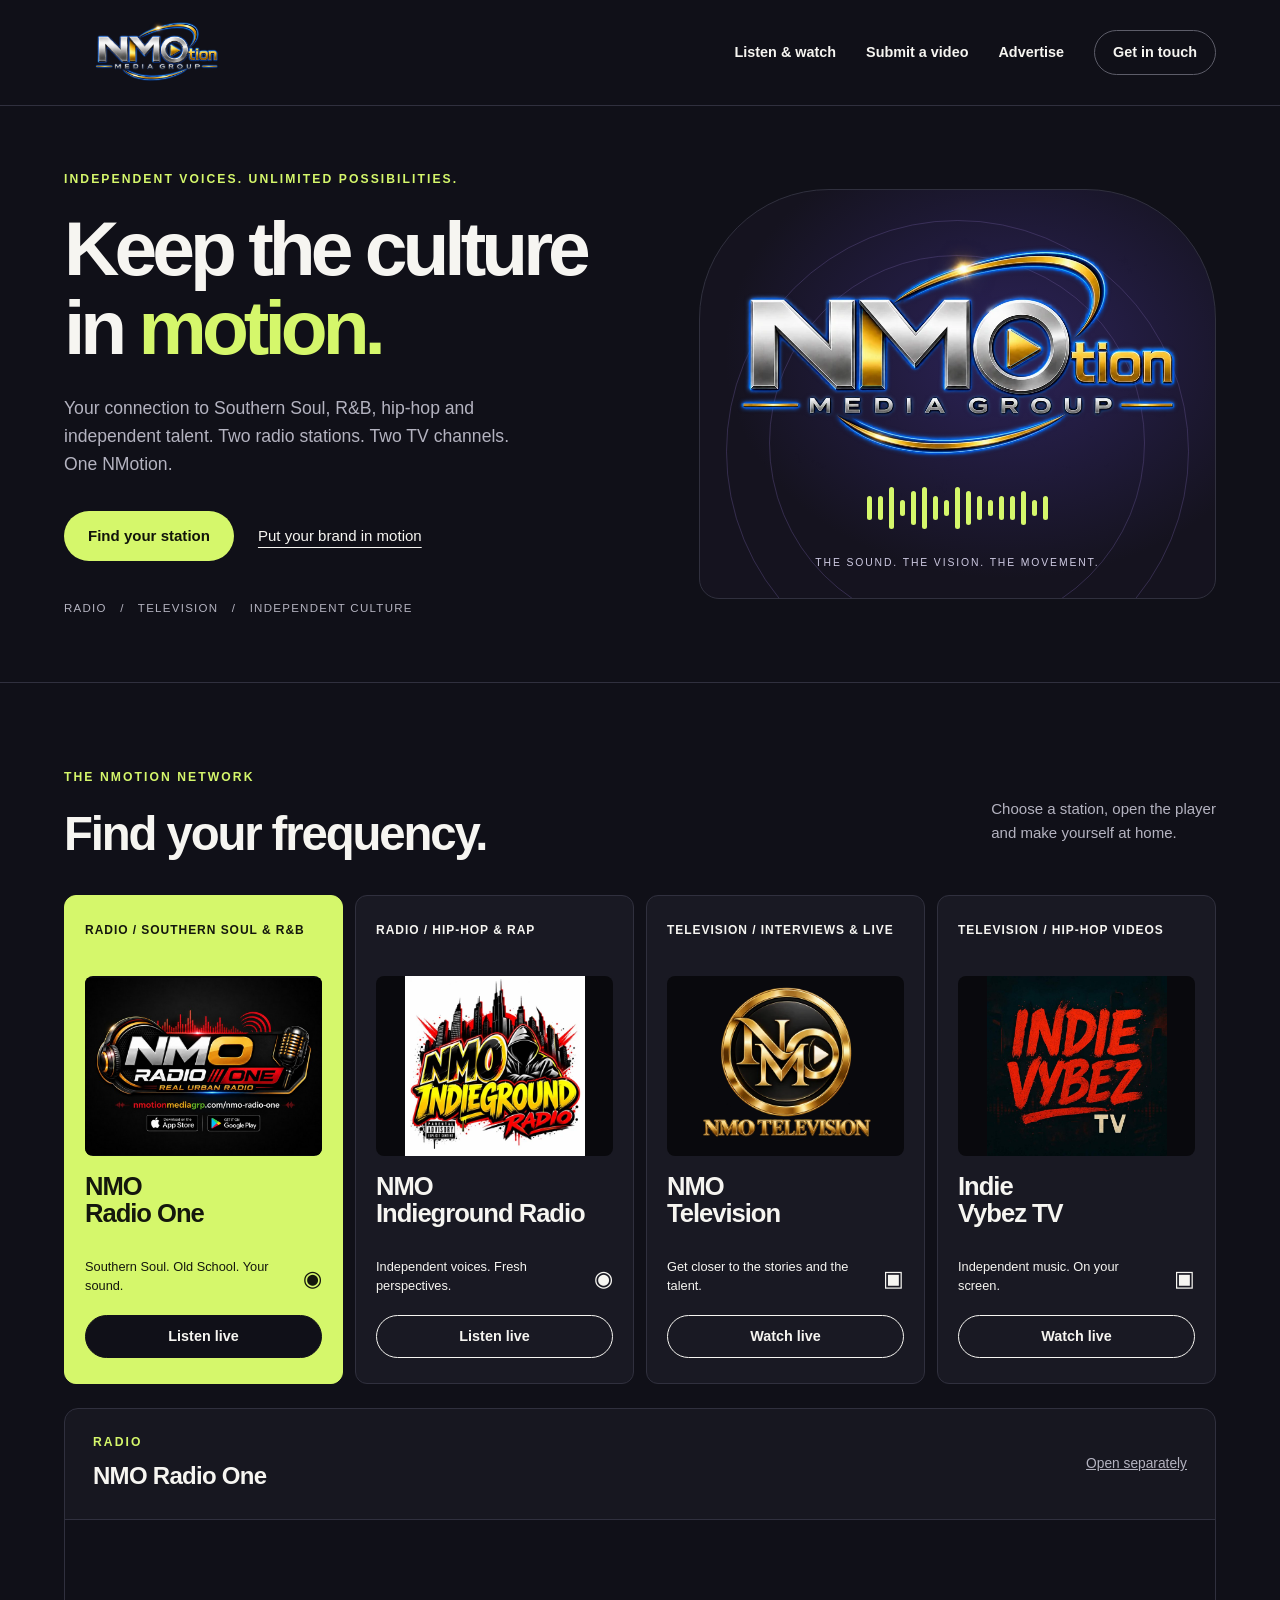
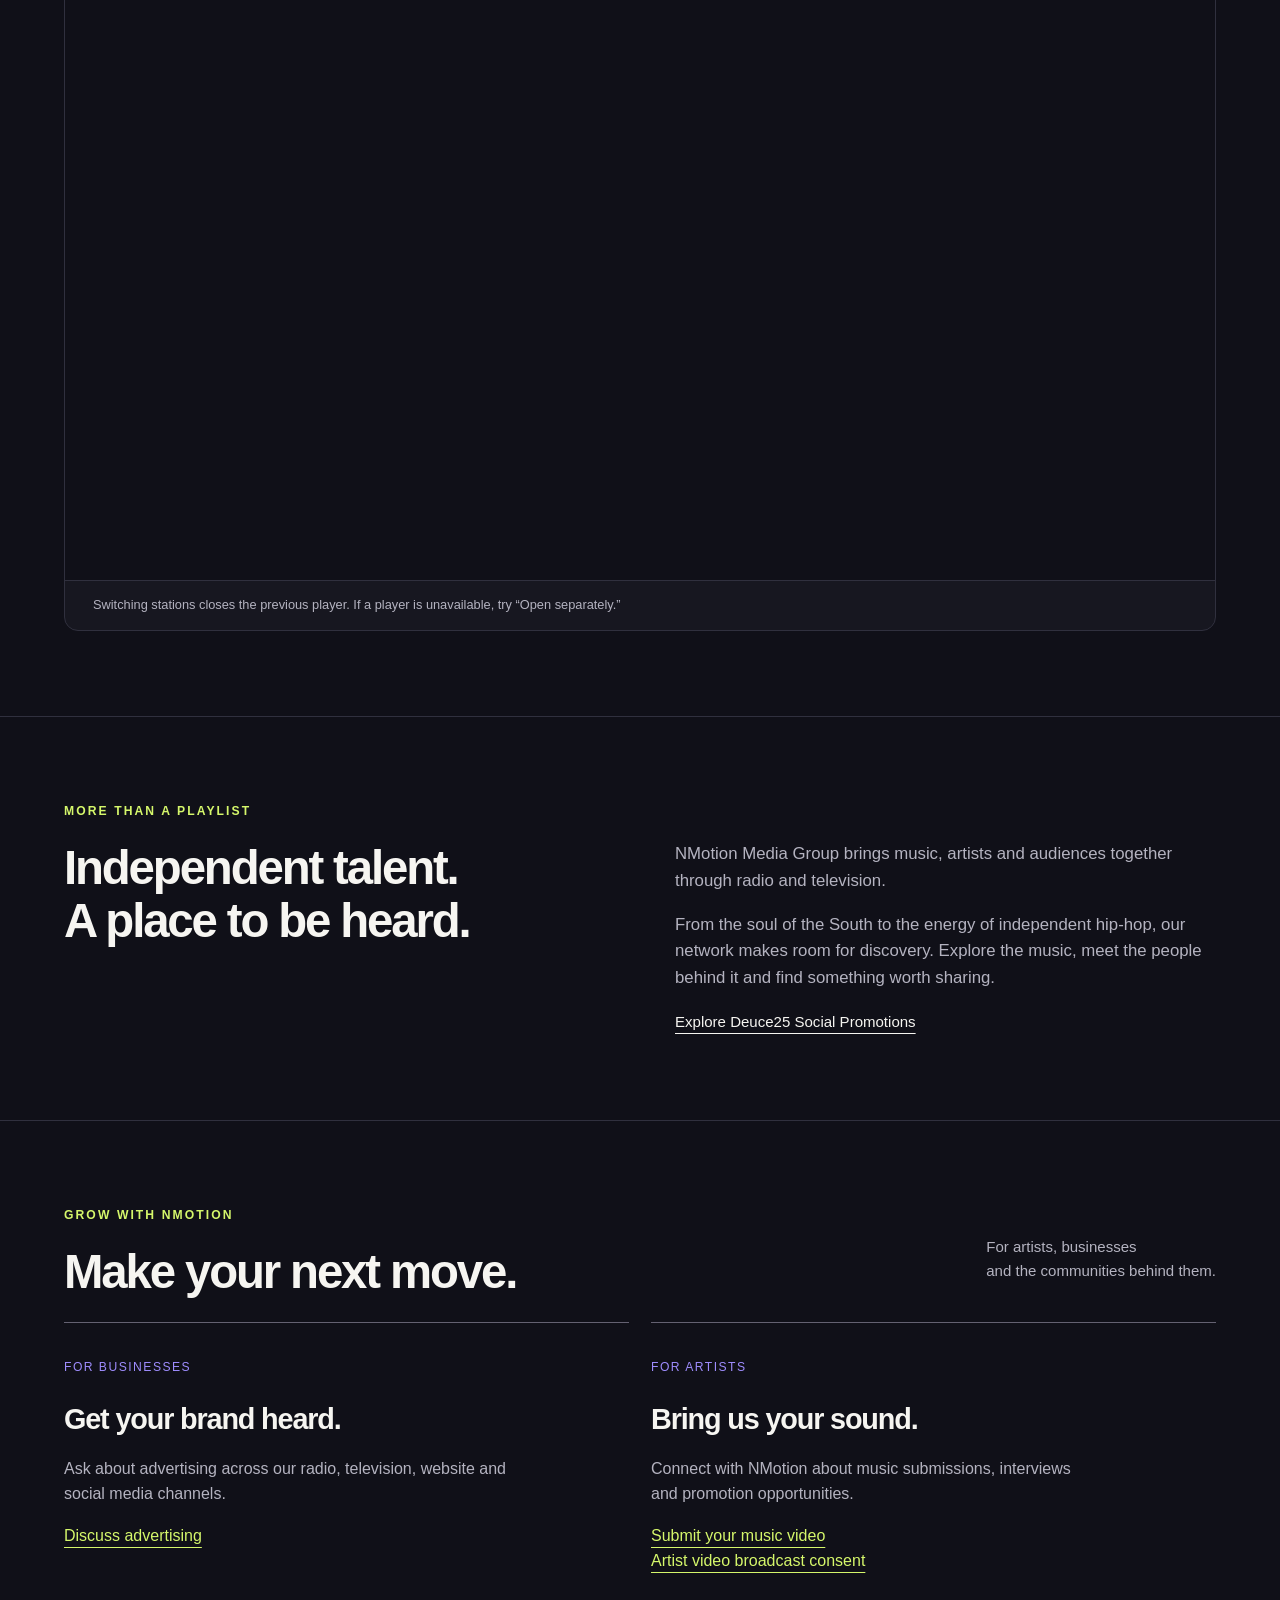
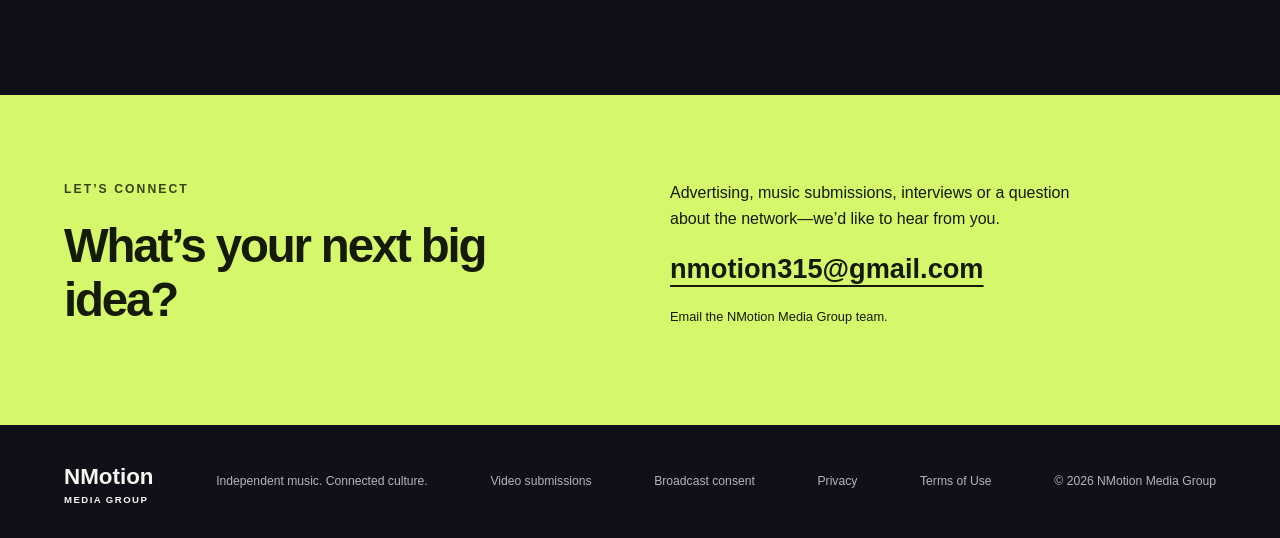
<file: indieground-radio/index.html>
<!doctype html>
<html lang="en">
<head>
<meta charset="utf-8"><meta name="viewport" content="width=device-width, initial-scale=1">
<title>NMotion Media Group | Listen & Watch</title>
<meta name="description" content="Discover NMO Radio One, NMO Indieground Radio, NMO Television and Indie Vybez TV. Independent music, Southern Soul, R&B, hip-hop and more.">
<meta name="theme-color" content="#101018">
<link rel="stylesheet" href="/assets/site-v3.css">
<script defer src="/assets/site-v3.js"></script>
</head>
<body>
<a class="skip" href="#main">Skip to content</a>
<header class="header"><a href="/" class="brand" aria-label="NMotion Media Group home"><img src="/assets/nmotion-brand.webp" alt="NMotion Media Group"></a><nav aria-label="Main navigation"><a href="#stations">Listen & watch</a><a href="/video-submission-form/">Submit a video</a><a href="#services">Advertise</a><a class="contact-nav" href="#contact">Get in touch</a></nav></header>
<main id="main">
<section class="hero">
<div class="hero-copy"><p class="eyebrow">INDEPENDENT VOICES. UNLIMITED POSSIBILITIES.</p><h1>Keep the culture<br>in <em>motion.</em></h1><p class="intro">Your connection to Southern Soul, R&B, hip-hop and independent talent. Two radio stations. Two TV channels. One NMotion.</p><div class="hero-actions"><a class="button primary" href="#stations">Find your station</a><a class="text-link" href="#services">Put your brand in motion</a></div><p class="hero-foot">RADIO &nbsp; / &nbsp; TELEVISION &nbsp; / &nbsp; INDEPENDENT CULTURE</p></div>
<div class="hero-art"><div class="orbit orbit-one"></div><div class="orbit orbit-two"></div><img src="/assets/nmotion-brand.webp" alt="" class="hero-logo"><div class="sound-bars" aria-hidden="true"><i></i><i></i><i></i><i></i><i></i><i></i><i></i><i></i><i></i><i></i><i></i><i></i><i></i><i></i><i></i><i></i><i></i></div><p>THE SOUND. THE VISION. THE MOVEMENT.</p></div>
</section>
<section id="stations" class="stations section"><div class="section-heading"><div><p class="eyebrow">THE NMOTION NETWORK</p><h2>Find your frequency.</h2></div><p>Choose a station, open the player<br>and make yourself at home.</p></div>
<div class="station-grid" aria-label="Select a station">
<a class="station" data-station="radio-one" href="/nmo-radio-one/#player"><span class="station-type">RADIO / SOUTHERN SOUL & R&B</span><img class="station-logo" src="/assets/nmo-radio-one-logo.jpg" alt="NMO Radio One logo" width="650" height="520"><span class="station-name">NMO<br>Radio One</span><span class="station-bottom">Southern Soul. Old School. Your sound.<b aria-hidden="true">◉</b></span><span class="station-action">Listen live</span></a>
<a class="station selected" data-station="indieground" aria-current="page" href="/indieground-radio/#player"><span class="station-type">RADIO / HIP-HOP & RAP</span><img class="station-logo" src="/assets/nmo-indieground.webp" alt="NMO Indieground Radio logo" width="650" height="520"><span class="station-name">NMO<br>Indieground Radio</span><span class="station-bottom">Independent voices. Fresh perspectives.<b aria-hidden="true">◉</b></span><span class="station-action">Listen live</span></a>
<a class="station" data-station="nmo-tv" href="/nmo-tv/#player"><span class="station-type">TELEVISION / INTERVIEWS & LIVE</span><img class="station-logo" src="/assets/nmo-television.webp" alt="NMO Television logo" width="650" height="520"><span class="station-name">NMO<br>Television</span><span class="station-bottom">Get closer to the stories and the talent.<b aria-hidden="true">▣</b></span><span class="station-action">Watch live</span></a>
<a class="station" data-station="indie-vybez" href="/indie-vybez-tv/#player"><span class="station-type">TELEVISION / HIP-HOP VIDEOS</span><img class="station-logo" src="/assets/indie-vybez-tv-logo.jpg" alt="Indie Vybez TV logo" width="650" height="520"><span class="station-name">Indie<br>Vybez TV</span><span class="station-bottom">Independent music. On your screen.<b aria-hidden="true">▣</b></span><span class="station-action">Watch live</span></a>
</div>
<div class="player-panel" id="player" tabindex="-1"><div class="player-heading"><div><p class="eyebrow" id="player-kind">RADIO</p><h3 id="player-title">NMO Indieground Radio</h3></div><a id="external-player" href="/players/indieground.html" target="_blank" rel="noopener">Open separately</a></div><div id="player-mount"><iframe title="NMO Indieground Radio player" src="/players/indieground.html" class="radio-frame" allow="autoplay; fullscreen; picture-in-picture" allowfullscreen></iframe></div><p class="player-help">Switching stations closes the previous player. If a player is unavailable, try “Open separately.”</p></div>
</section>
<section id="about" class="about section"><p class="eyebrow">MORE THAN A PLAYLIST</p><div class="about-grid"><h2>Independent talent.<br>A place to be heard.</h2><div><p>NMotion Media Group brings music, artists and audiences together through radio and television.</p><p>From the soul of the South to the energy of independent hip-hop, our network makes room for discovery. Explore the music, meet the people behind it and find something worth sharing.</p><a class="text-link" href="https://deuce25sp.com" target="_blank" rel="noopener">Explore Deuce25 Social Promotions</a></div></div></section>
<section id="services" class="services section"><div class="section-heading"><div><p class="eyebrow">GROW WITH NMOTION</p><h2>Make your next move.</h2></div><p>For artists, businesses<br>and the communities behind them.</p></div><div class="service-grid"><article><span class="service-label">FOR BUSINESSES</span><h3>Get your brand heard.</h3><p>Ask about advertising across our radio, television, website and social media channels.</p><a href="mailto:nmotion315@gmail.com?subject=NMotion%20advertising%20inquiry">Discuss advertising</a></article><article><span class="service-label">FOR ARTISTS</span><h3>Bring us your sound.</h3><p>Connect with NMotion about music submissions, interviews and promotion opportunities.</p><a href="/video-submission-form/">Submit your music video</a><p><a href="/broadcast-consent/">Artist video broadcast consent</a></p></article></div></section>
<section id="contact" class="contact section"><div><p class="eyebrow">LET’S CONNECT</p><h2>What’s your next big idea?</h2></div><div><p>Advertising, music submissions, interviews or a question about the network—we’d like to hear from you.</p><a class="email" href="mailto:nmotion315@gmail.com">nmotion315@gmail.com</a><p class="contact-note">Email the NMotion Media Group team.</p></div></section>
</main>
<footer><a class="footer-brand" href="/">NMotion <span>MEDIA GROUP</span></a><p>Independent music. Connected culture.</p><a href="/video-submission-form/">Video submissions</a><a href="/broadcast-consent/">Broadcast consent</a><a href="/privacy-policy/">Privacy</a><a href="/terms-of-use/">Terms of Use</a><span>© <span id="year">2026</span> NMotion Media Group</span></footer>
</body></html>
</file>
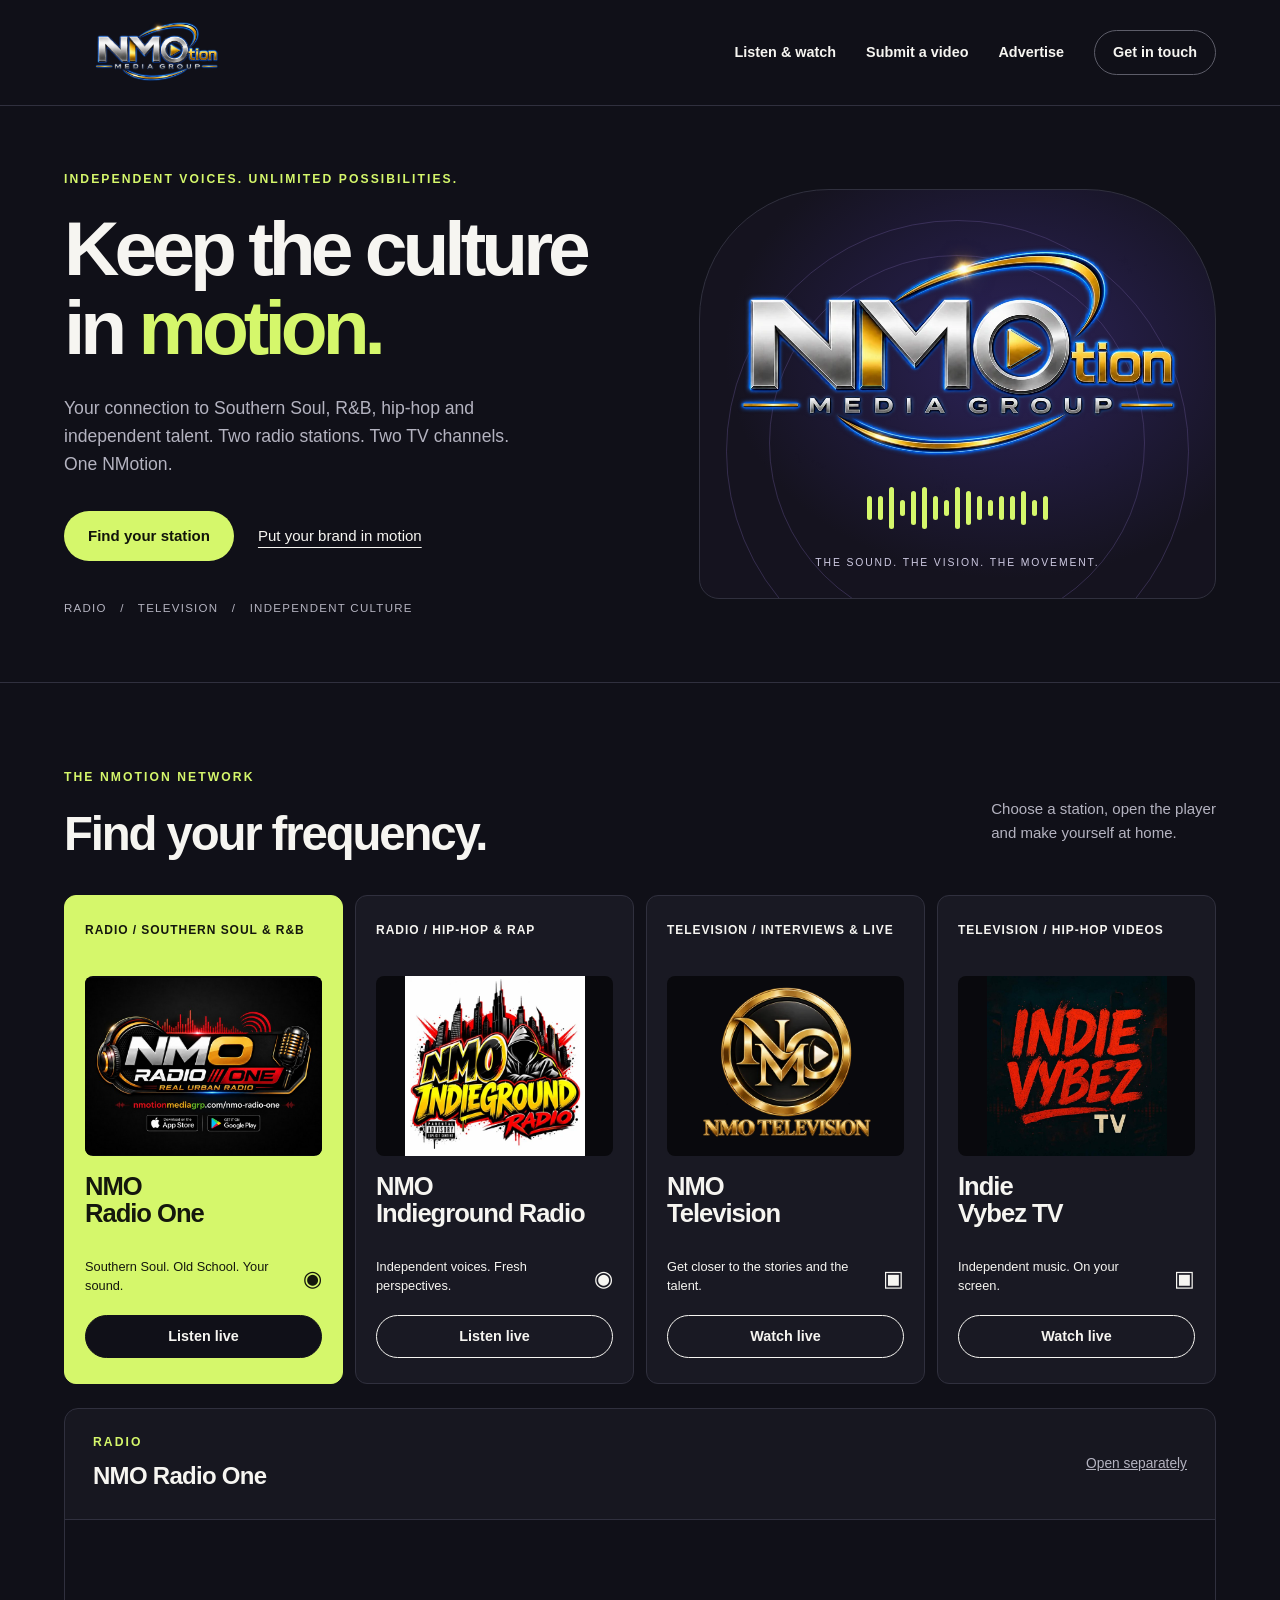
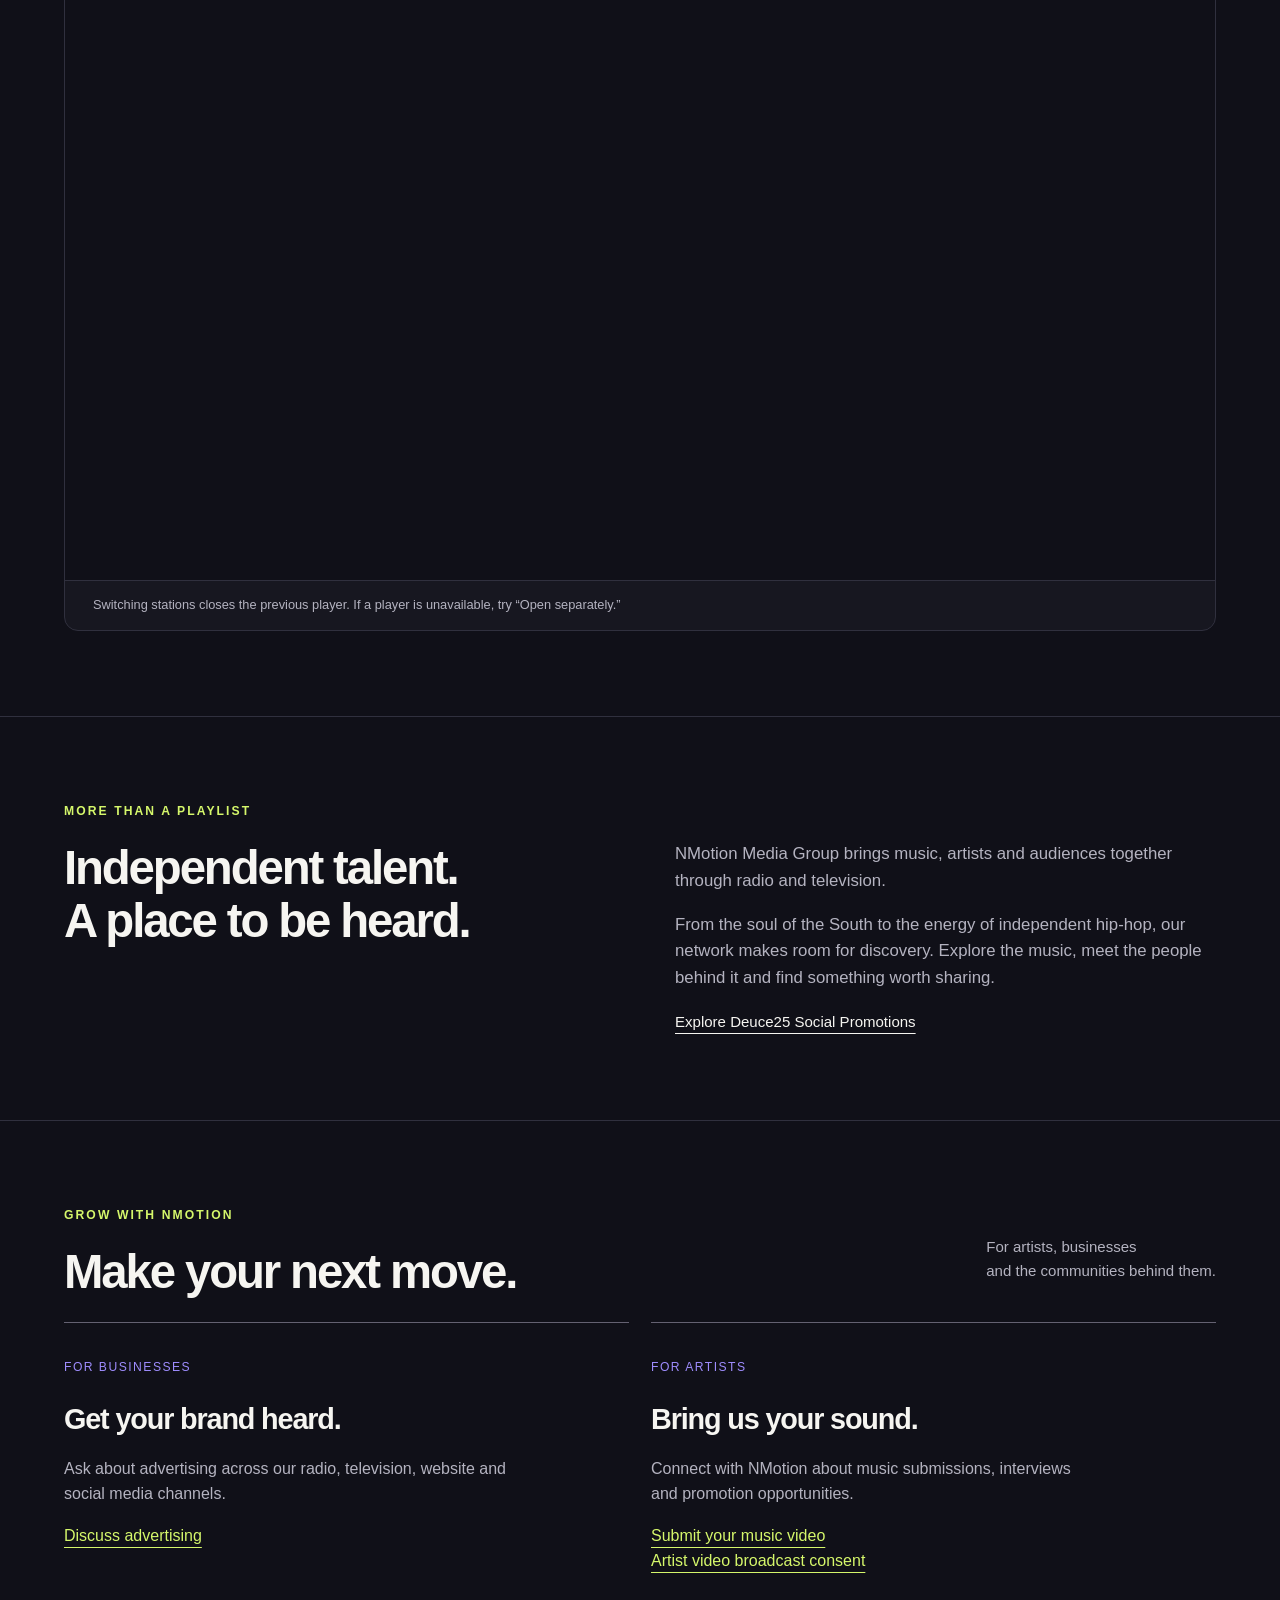
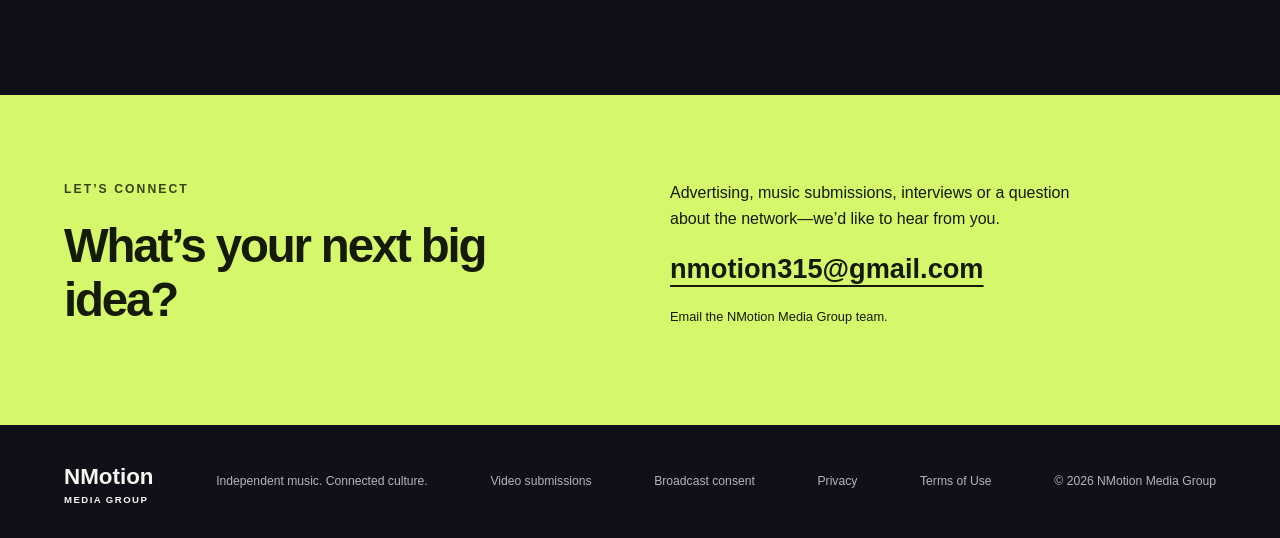
<file: nmo-radio-one/index.html>
<!doctype html>
<html lang="en">
<head>
<meta charset="utf-8"><meta name="viewport" content="width=device-width, initial-scale=1">
<title>NMotion Media Group | Listen & Watch</title>
<meta name="description" content="Discover NMO Radio One, NMO Indieground Radio, NMO Television and Indie Vybez TV. Independent music, Southern Soul, R&B, hip-hop and more.">
<meta name="theme-color" content="#101018">
<link rel="stylesheet" href="/assets/site-v3.css">
<script defer src="/assets/site-v3.js"></script>
</head>
<body>
<a class="skip" href="#main">Skip to content</a>
<header class="header"><a href="/" class="brand" aria-label="NMotion Media Group home"><img src="/assets/nmotion-brand.webp" alt="NMotion Media Group"></a><nav aria-label="Main navigation"><a href="#stations">Listen & watch</a><a href="/video-submission-form/">Submit a video</a><a href="#services">Advertise</a><a class="contact-nav" href="#contact">Get in touch</a></nav></header>
<main id="main">
<section class="hero">
<div class="hero-copy"><p class="eyebrow">INDEPENDENT VOICES. UNLIMITED POSSIBILITIES.</p><h1>Keep the culture<br>in <em>motion.</em></h1><p class="intro">Your connection to Southern Soul, R&B, hip-hop and independent talent. Two radio stations. Two TV channels. One NMotion.</p><div class="hero-actions"><a class="button primary" href="#stations">Find your station</a><a class="text-link" href="#services">Put your brand in motion</a></div><p class="hero-foot">RADIO &nbsp; / &nbsp; TELEVISION &nbsp; / &nbsp; INDEPENDENT CULTURE</p></div>
<div class="hero-art"><div class="orbit orbit-one"></div><div class="orbit orbit-two"></div><img src="/assets/nmotion-brand.webp" alt="" class="hero-logo"><div class="sound-bars" aria-hidden="true"><i></i><i></i><i></i><i></i><i></i><i></i><i></i><i></i><i></i><i></i><i></i><i></i><i></i><i></i><i></i><i></i><i></i></div><p>THE SOUND. THE VISION. THE MOVEMENT.</p></div>
</section>
<section id="stations" class="stations section"><div class="section-heading"><div><p class="eyebrow">THE NMOTION NETWORK</p><h2>Find your frequency.</h2></div><p>Choose a station, open the player<br>and make yourself at home.</p></div>
<div class="station-grid" aria-label="Select a station">
<a class="station selected" data-station="radio-one" aria-current="page" href="/nmo-radio-one/#player"><span class="station-type">RADIO / SOUTHERN SOUL & R&B</span><img class="station-logo" src="/assets/nmo-radio-one-logo.jpg" alt="NMO Radio One logo" width="650" height="520"><span class="station-name">NMO<br>Radio One</span><span class="station-bottom">Southern Soul. Old School. Your sound.<b aria-hidden="true">◉</b></span><span class="station-action">Listen live</span></a>
<a class="station" data-station="indieground" href="/indieground-radio/#player"><span class="station-type">RADIO / HIP-HOP & RAP</span><img class="station-logo" src="/assets/nmo-indieground.webp" alt="NMO Indieground Radio logo" width="650" height="520"><span class="station-name">NMO<br>Indieground Radio</span><span class="station-bottom">Independent voices. Fresh perspectives.<b aria-hidden="true">◉</b></span><span class="station-action">Listen live</span></a>
<a class="station" data-station="nmo-tv" href="/nmo-tv/#player"><span class="station-type">TELEVISION / INTERVIEWS & LIVE</span><img class="station-logo" src="/assets/nmo-television.webp" alt="NMO Television logo" width="650" height="520"><span class="station-name">NMO<br>Television</span><span class="station-bottom">Get closer to the stories and the talent.<b aria-hidden="true">▣</b></span><span class="station-action">Watch live</span></a>
<a class="station" data-station="indie-vybez" href="/indie-vybez-tv/#player"><span class="station-type">TELEVISION / HIP-HOP VIDEOS</span><img class="station-logo" src="/assets/indie-vybez-tv-logo.jpg" alt="Indie Vybez TV logo" width="650" height="520"><span class="station-name">Indie<br>Vybez TV</span><span class="station-bottom">Independent music. On your screen.<b aria-hidden="true">▣</b></span><span class="station-action">Watch live</span></a>
</div>
<div class="player-panel" id="player" tabindex="-1"><div class="player-heading"><div><p class="eyebrow" id="player-kind">RADIO</p><h3 id="player-title">NMO Radio One</h3></div><a id="external-player" href="/players/radio-one.html" target="_blank" rel="noopener">Open separately</a></div><div id="player-mount"><iframe title="NMO Radio One player" src="/players/radio-one.html" class="radio-frame" allow="autoplay; fullscreen; picture-in-picture" allowfullscreen></iframe></div><p class="player-help">Switching stations closes the previous player. If a player is unavailable, try “Open separately.”</p></div>
</section>
<section id="about" class="about section"><p class="eyebrow">MORE THAN A PLAYLIST</p><div class="about-grid"><h2>Independent talent.<br>A place to be heard.</h2><div><p>NMotion Media Group brings music, artists and audiences together through radio and television.</p><p>From the soul of the South to the energy of independent hip-hop, our network makes room for discovery. Explore the music, meet the people behind it and find something worth sharing.</p><a class="text-link" href="https://deuce25sp.com" target="_blank" rel="noopener">Explore Deuce25 Social Promotions</a></div></div></section>
<section id="services" class="services section"><div class="section-heading"><div><p class="eyebrow">GROW WITH NMOTION</p><h2>Make your next move.</h2></div><p>For artists, businesses<br>and the communities behind them.</p></div><div class="service-grid"><article><span class="service-label">FOR BUSINESSES</span><h3>Get your brand heard.</h3><p>Ask about advertising across our radio, television, website and social media channels.</p><a href="mailto:nmotion315@gmail.com?subject=NMotion%20advertising%20inquiry">Discuss advertising</a></article><article><span class="service-label">FOR ARTISTS</span><h3>Bring us your sound.</h3><p>Connect with NMotion about music submissions, interviews and promotion opportunities.</p><a href="/video-submission-form/">Submit your music video</a><p><a href="/broadcast-consent/">Artist video broadcast consent</a></p></article></div></section>
<section id="contact" class="contact section"><div><p class="eyebrow">LET’S CONNECT</p><h2>What’s your next big idea?</h2></div><div><p>Advertising, music submissions, interviews or a question about the network—we’d like to hear from you.</p><a class="email" href="mailto:nmotion315@gmail.com">nmotion315@gmail.com</a><p class="contact-note">Email the NMotion Media Group team.</p></div></section>
</main>
<footer><a class="footer-brand" href="/">NMotion <span>MEDIA GROUP</span></a><p>Independent music. Connected culture.</p><a href="/video-submission-form/">Video submissions</a><a href="/broadcast-consent/">Broadcast consent</a><a href="/privacy-policy/">Privacy</a><a href="/terms-of-use/">Terms of Use</a><span>© <span id="year">2026</span> NMotion Media Group</span></footer>
</body></html>
</file>
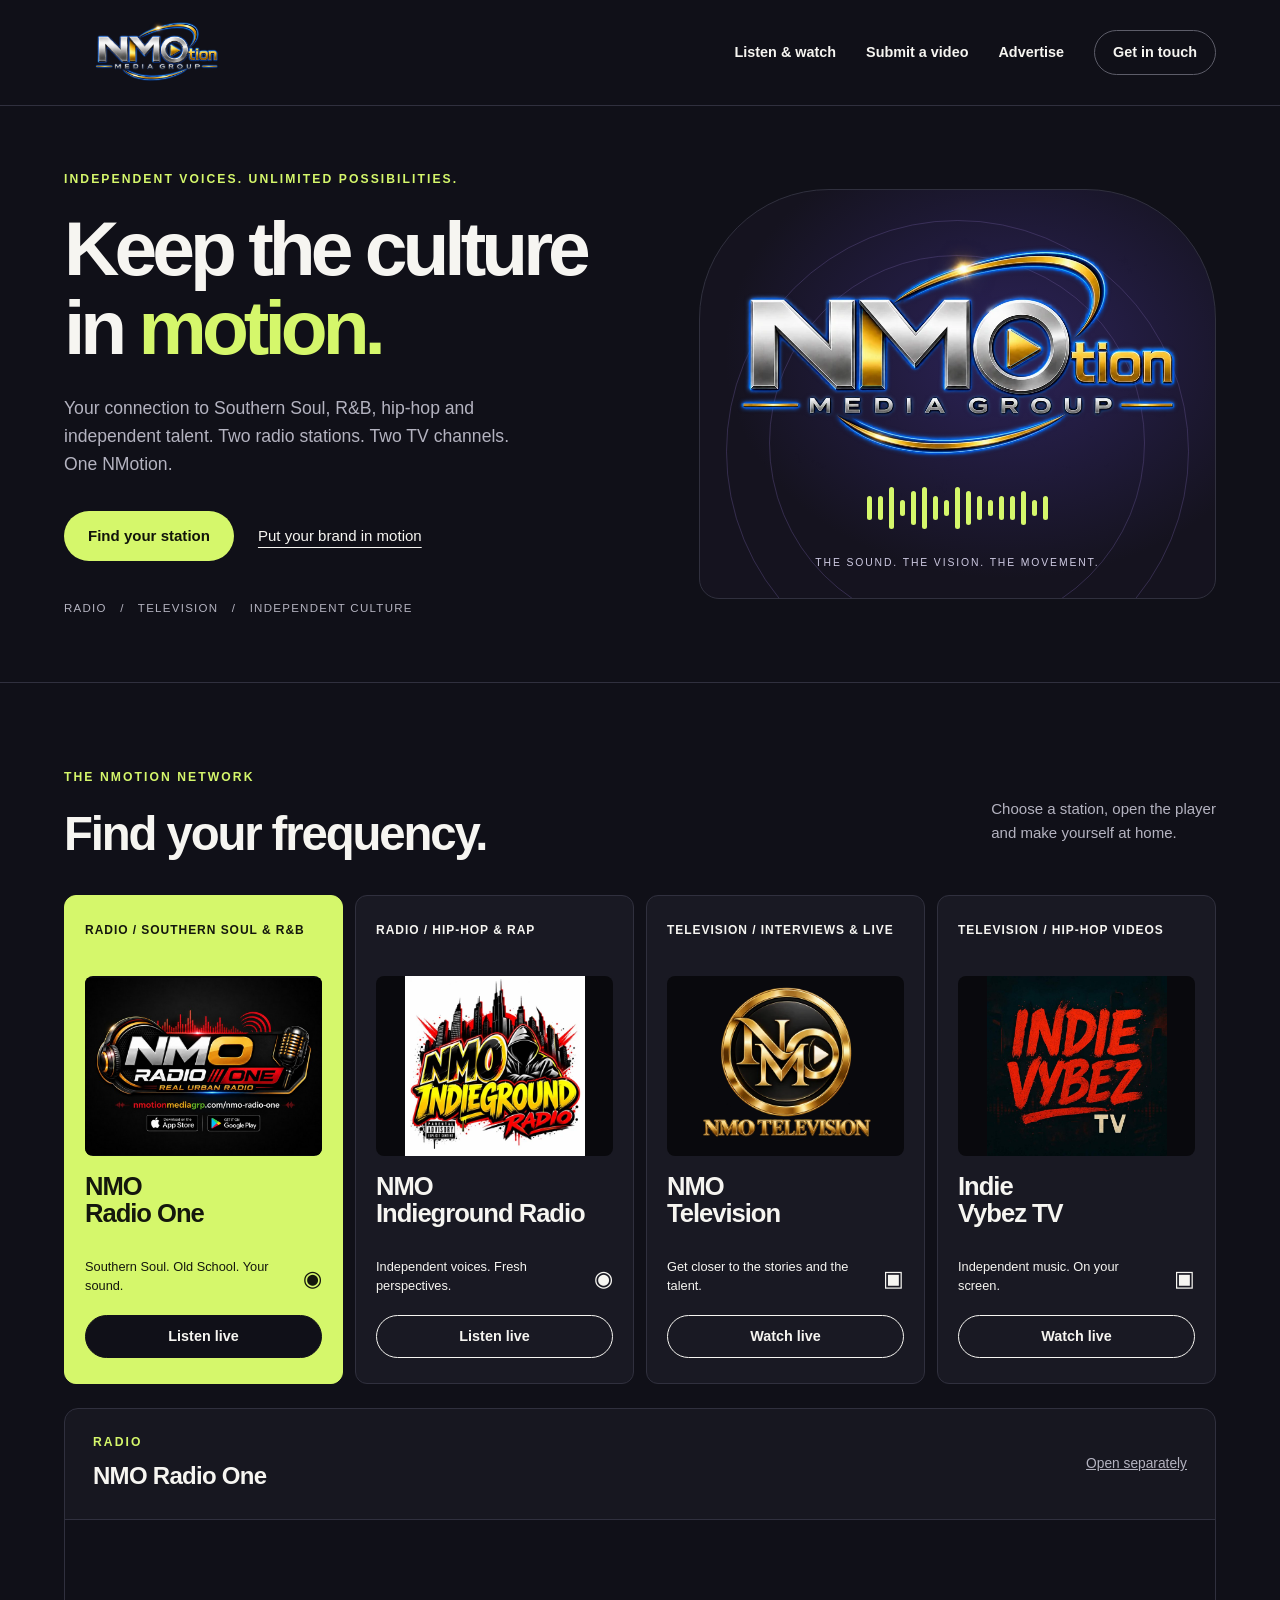
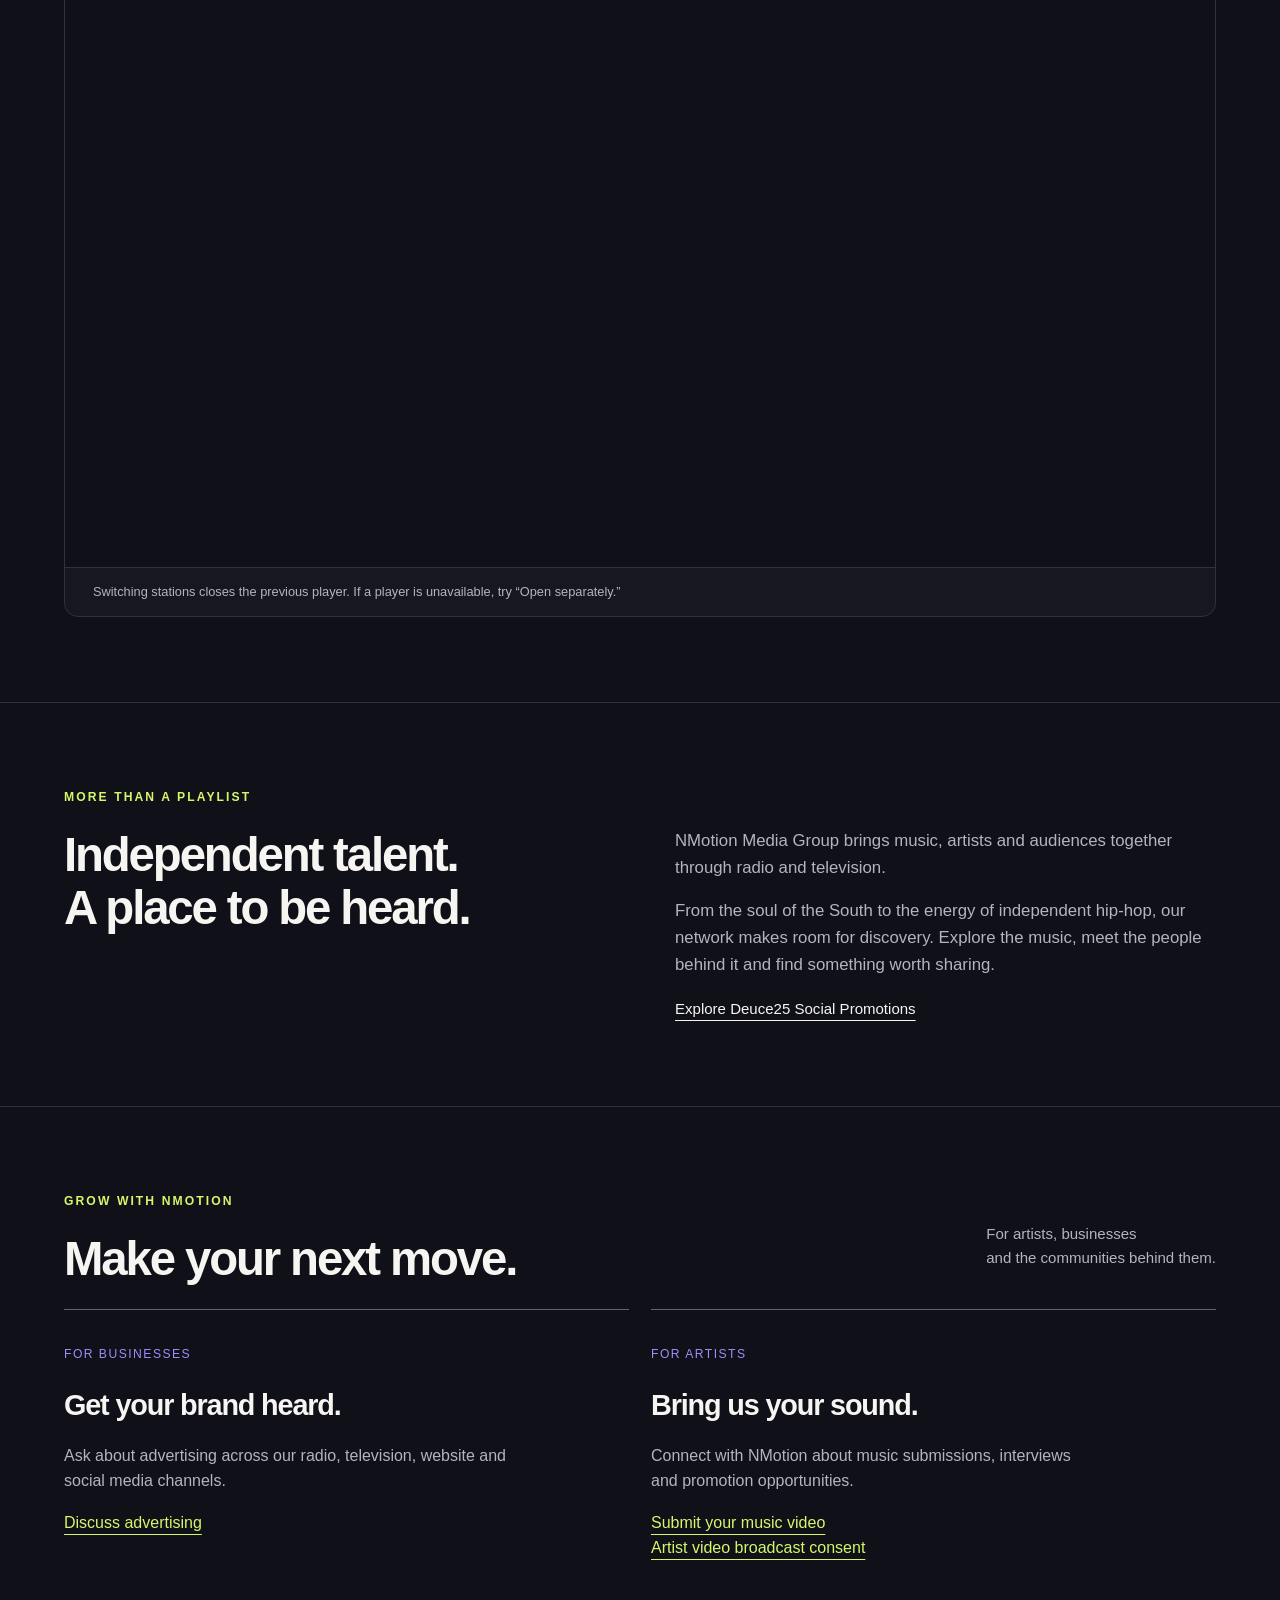
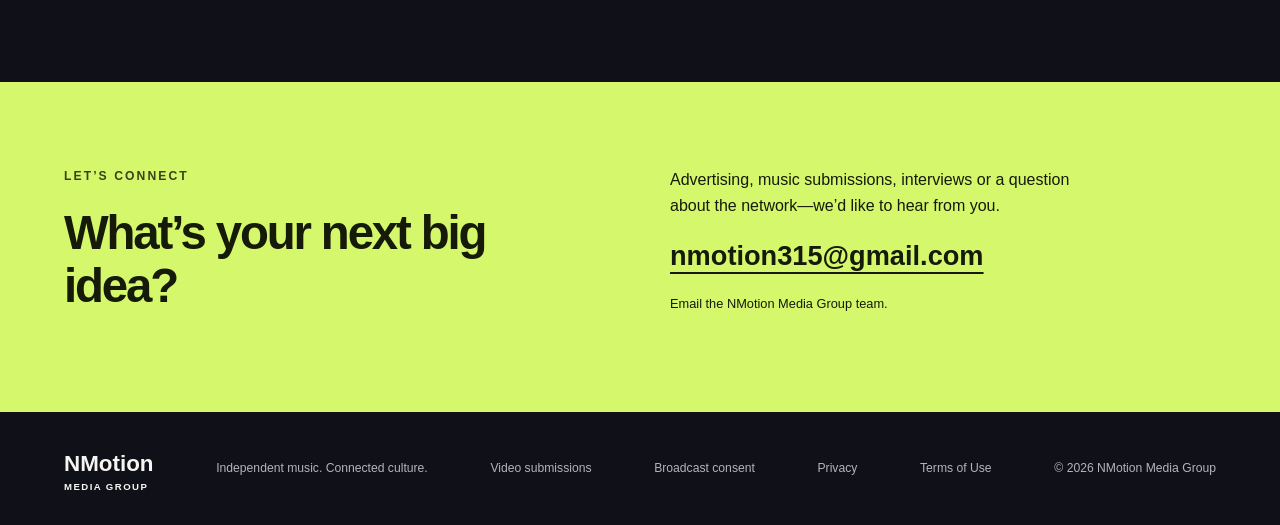
<file: nmo-tv/index.html>
<!doctype html>
<html lang="en">
<head>
<meta charset="utf-8"><meta name="viewport" content="width=device-width, initial-scale=1">
<title>NMotion Media Group | Listen & Watch</title>
<meta name="description" content="Discover NMO Radio One, NMO Indieground Radio, NMO Television and Indie Vybez TV. Independent music, Southern Soul, R&B, hip-hop and more.">
<meta name="theme-color" content="#101018">
<link rel="stylesheet" href="/assets/site-v3.css">
<script defer src="/assets/site-v3.js"></script>
</head>
<body>
<a class="skip" href="#main">Skip to content</a>
<header class="header"><a href="/" class="brand" aria-label="NMotion Media Group home"><img src="/assets/nmotion-brand.webp" alt="NMotion Media Group"></a><nav aria-label="Main navigation"><a href="#stations">Listen & watch</a><a href="/video-submission-form/">Submit a video</a><a href="#services">Advertise</a><a class="contact-nav" href="#contact">Get in touch</a></nav></header>
<main id="main">
<section class="hero">
<div class="hero-copy"><p class="eyebrow">INDEPENDENT VOICES. UNLIMITED POSSIBILITIES.</p><h1>Keep the culture<br>in <em>motion.</em></h1><p class="intro">Your connection to Southern Soul, R&B, hip-hop and independent talent. Two radio stations. Two TV channels. One NMotion.</p><div class="hero-actions"><a class="button primary" href="#stations">Find your station</a><a class="text-link" href="#services">Put your brand in motion</a></div><p class="hero-foot">RADIO &nbsp; / &nbsp; TELEVISION &nbsp; / &nbsp; INDEPENDENT CULTURE</p></div>
<div class="hero-art"><div class="orbit orbit-one"></div><div class="orbit orbit-two"></div><img src="/assets/nmotion-brand.webp" alt="" class="hero-logo"><div class="sound-bars" aria-hidden="true"><i></i><i></i><i></i><i></i><i></i><i></i><i></i><i></i><i></i><i></i><i></i><i></i><i></i><i></i><i></i><i></i><i></i></div><p>THE SOUND. THE VISION. THE MOVEMENT.</p></div>
</section>
<section id="stations" class="stations section"><div class="section-heading"><div><p class="eyebrow">THE NMOTION NETWORK</p><h2>Find your frequency.</h2></div><p>Choose a station, open the player<br>and make yourself at home.</p></div>
<div class="station-grid" aria-label="Select a station">
<a class="station" data-station="radio-one" href="/nmo-radio-one/#player"><span class="station-type">RADIO / SOUTHERN SOUL & R&B</span><img class="station-logo" src="/assets/nmo-radio-one-logo.jpg" alt="NMO Radio One logo" width="650" height="520"><span class="station-name">NMO<br>Radio One</span><span class="station-bottom">Southern Soul. Old School. Your sound.<b aria-hidden="true">◉</b></span><span class="station-action">Listen live</span></a>
<a class="station" data-station="indieground" href="/indieground-radio/#player"><span class="station-type">RADIO / HIP-HOP & RAP</span><img class="station-logo" src="/assets/nmo-indieground.webp" alt="NMO Indieground Radio logo" width="650" height="520"><span class="station-name">NMO<br>Indieground Radio</span><span class="station-bottom">Independent voices. Fresh perspectives.<b aria-hidden="true">◉</b></span><span class="station-action">Listen live</span></a>
<a class="station selected" data-station="nmo-tv" aria-current="page" href="/nmo-tv/#player"><span class="station-type">TELEVISION / INTERVIEWS & LIVE</span><img class="station-logo" src="/assets/nmo-television.webp" alt="NMO Television logo" width="650" height="520"><span class="station-name">NMO<br>Television</span><span class="station-bottom">Get closer to the stories and the talent.<b aria-hidden="true">▣</b></span><span class="station-action">Watch live</span></a>
<a class="station" data-station="indie-vybez" href="/indie-vybez-tv/#player"><span class="station-type">TELEVISION / HIP-HOP VIDEOS</span><img class="station-logo" src="/assets/indie-vybez-tv-logo.jpg" alt="Indie Vybez TV logo" width="650" height="520"><span class="station-name">Indie<br>Vybez TV</span><span class="station-bottom">Independent music. On your screen.<b aria-hidden="true">▣</b></span><span class="station-action">Watch live</span></a>
</div>
<div class="player-panel" id="player" tabindex="-1"><div class="player-heading"><div><p class="eyebrow" id="player-kind">TELEVISION</p><h3 id="player-title">NMO Television</h3></div><a id="external-player" href="https://tv.nmotvtoo.com/server-stream-video-widget/nmotv" target="_blank" rel="noopener">Open separately</a></div><div id="player-mount"><iframe title="NMO Television player" src="https://tv.nmotvtoo.com/server-stream-video-widget/nmotv" class="video-frame" allow="autoplay; fullscreen; picture-in-picture" allowfullscreen></iframe></div><p class="player-help">Switching stations closes the previous player. If a player is unavailable, try “Open separately.”</p></div>
</section>
<section id="about" class="about section"><p class="eyebrow">MORE THAN A PLAYLIST</p><div class="about-grid"><h2>Independent talent.<br>A place to be heard.</h2><div><p>NMotion Media Group brings music, artists and audiences together through radio and television.</p><p>From the soul of the South to the energy of independent hip-hop, our network makes room for discovery. Explore the music, meet the people behind it and find something worth sharing.</p><a class="text-link" href="https://deuce25sp.com" target="_blank" rel="noopener">Explore Deuce25 Social Promotions</a></div></div></section>
<section id="services" class="services section"><div class="section-heading"><div><p class="eyebrow">GROW WITH NMOTION</p><h2>Make your next move.</h2></div><p>For artists, businesses<br>and the communities behind them.</p></div><div class="service-grid"><article><span class="service-label">FOR BUSINESSES</span><h3>Get your brand heard.</h3><p>Ask about advertising across our radio, television, website and social media channels.</p><a href="mailto:nmotion315@gmail.com?subject=NMotion%20advertising%20inquiry">Discuss advertising</a></article><article><span class="service-label">FOR ARTISTS</span><h3>Bring us your sound.</h3><p>Connect with NMotion about music submissions, interviews and promotion opportunities.</p><a href="/video-submission-form/">Submit your music video</a><p><a href="/broadcast-consent/">Artist video broadcast consent</a></p></article></div></section>
<section id="contact" class="contact section"><div><p class="eyebrow">LET’S CONNECT</p><h2>What’s your next big idea?</h2></div><div><p>Advertising, music submissions, interviews or a question about the network—we’d like to hear from you.</p><a class="email" href="mailto:nmotion315@gmail.com">nmotion315@gmail.com</a><p class="contact-note">Email the NMotion Media Group team.</p></div></section>
</main>
<footer><a class="footer-brand" href="/">NMotion <span>MEDIA GROUP</span></a><p>Independent music. Connected culture.</p><a href="/video-submission-form/">Video submissions</a><a href="/broadcast-consent/">Broadcast consent</a><a href="/privacy-policy/">Privacy</a><a href="/terms-of-use/">Terms of Use</a><span>© <span id="year">2026</span> NMotion Media Group</span></footer>
</body></html>
</file>
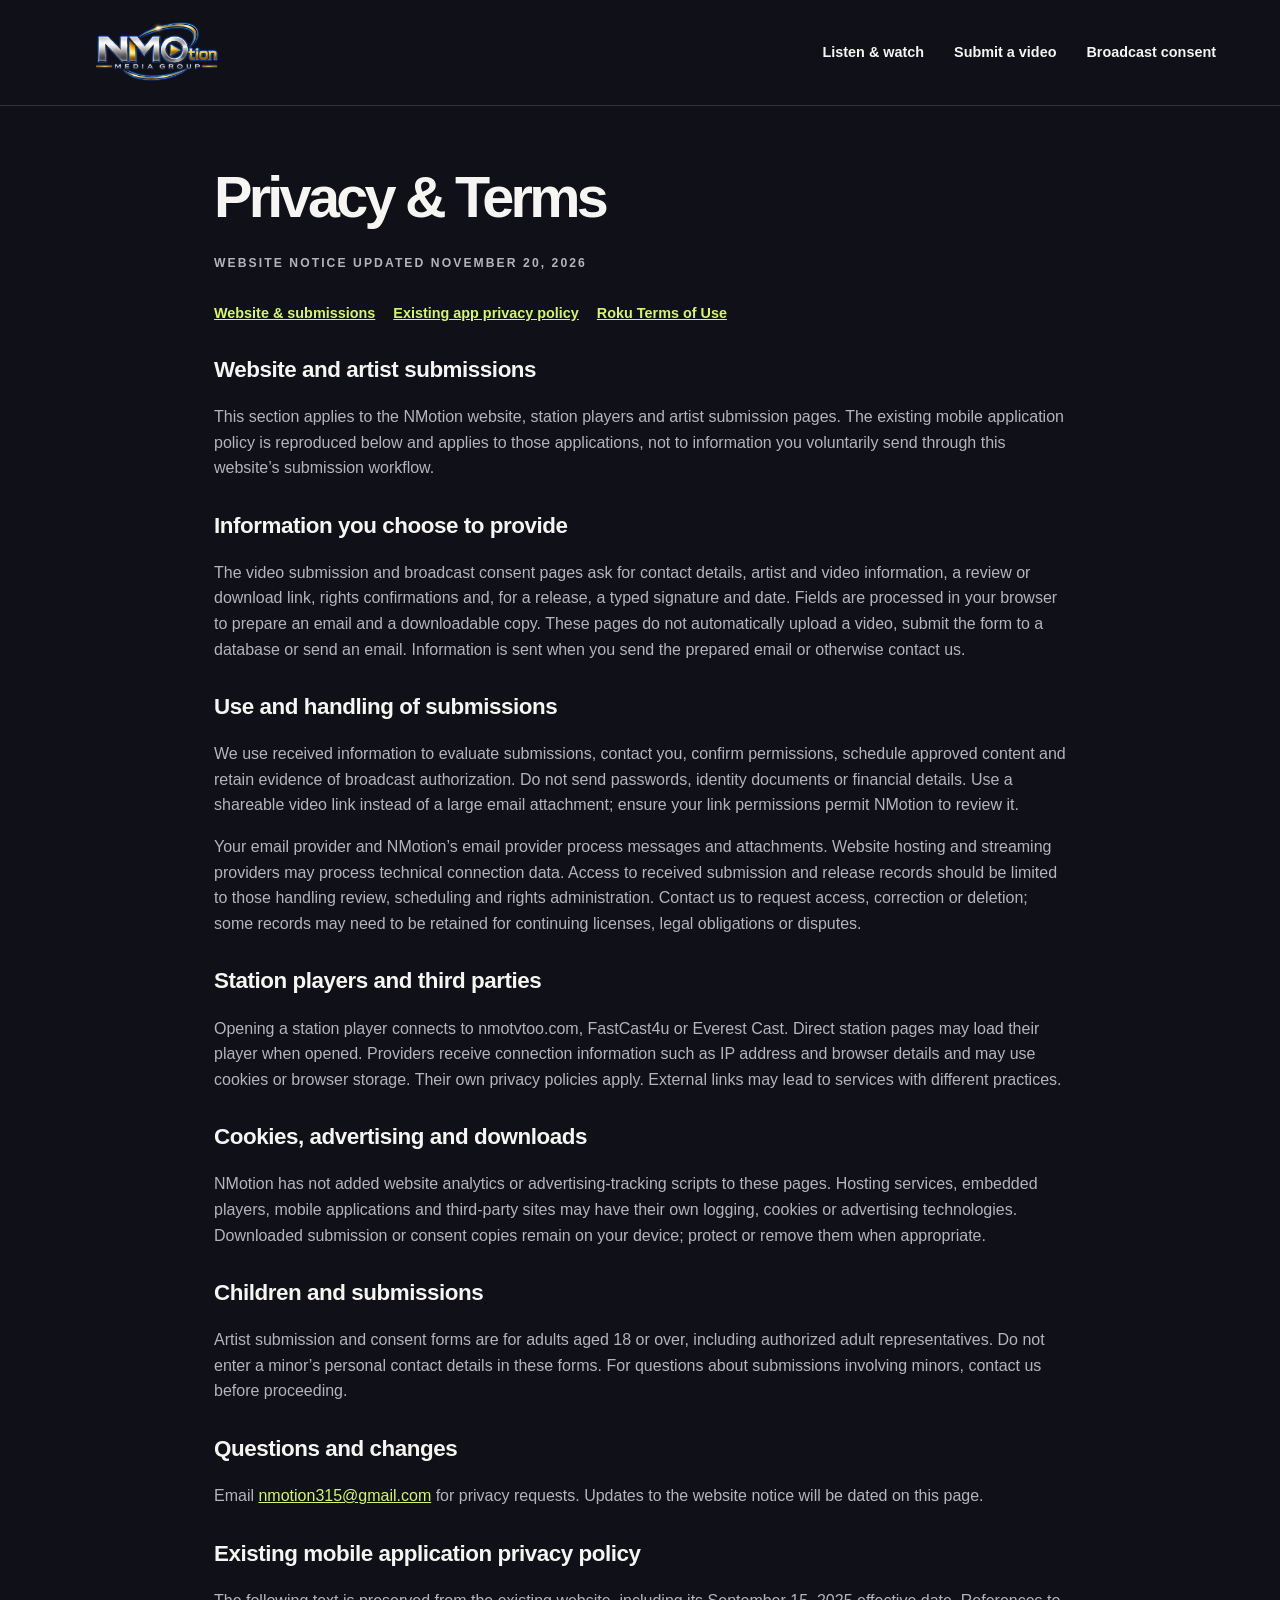
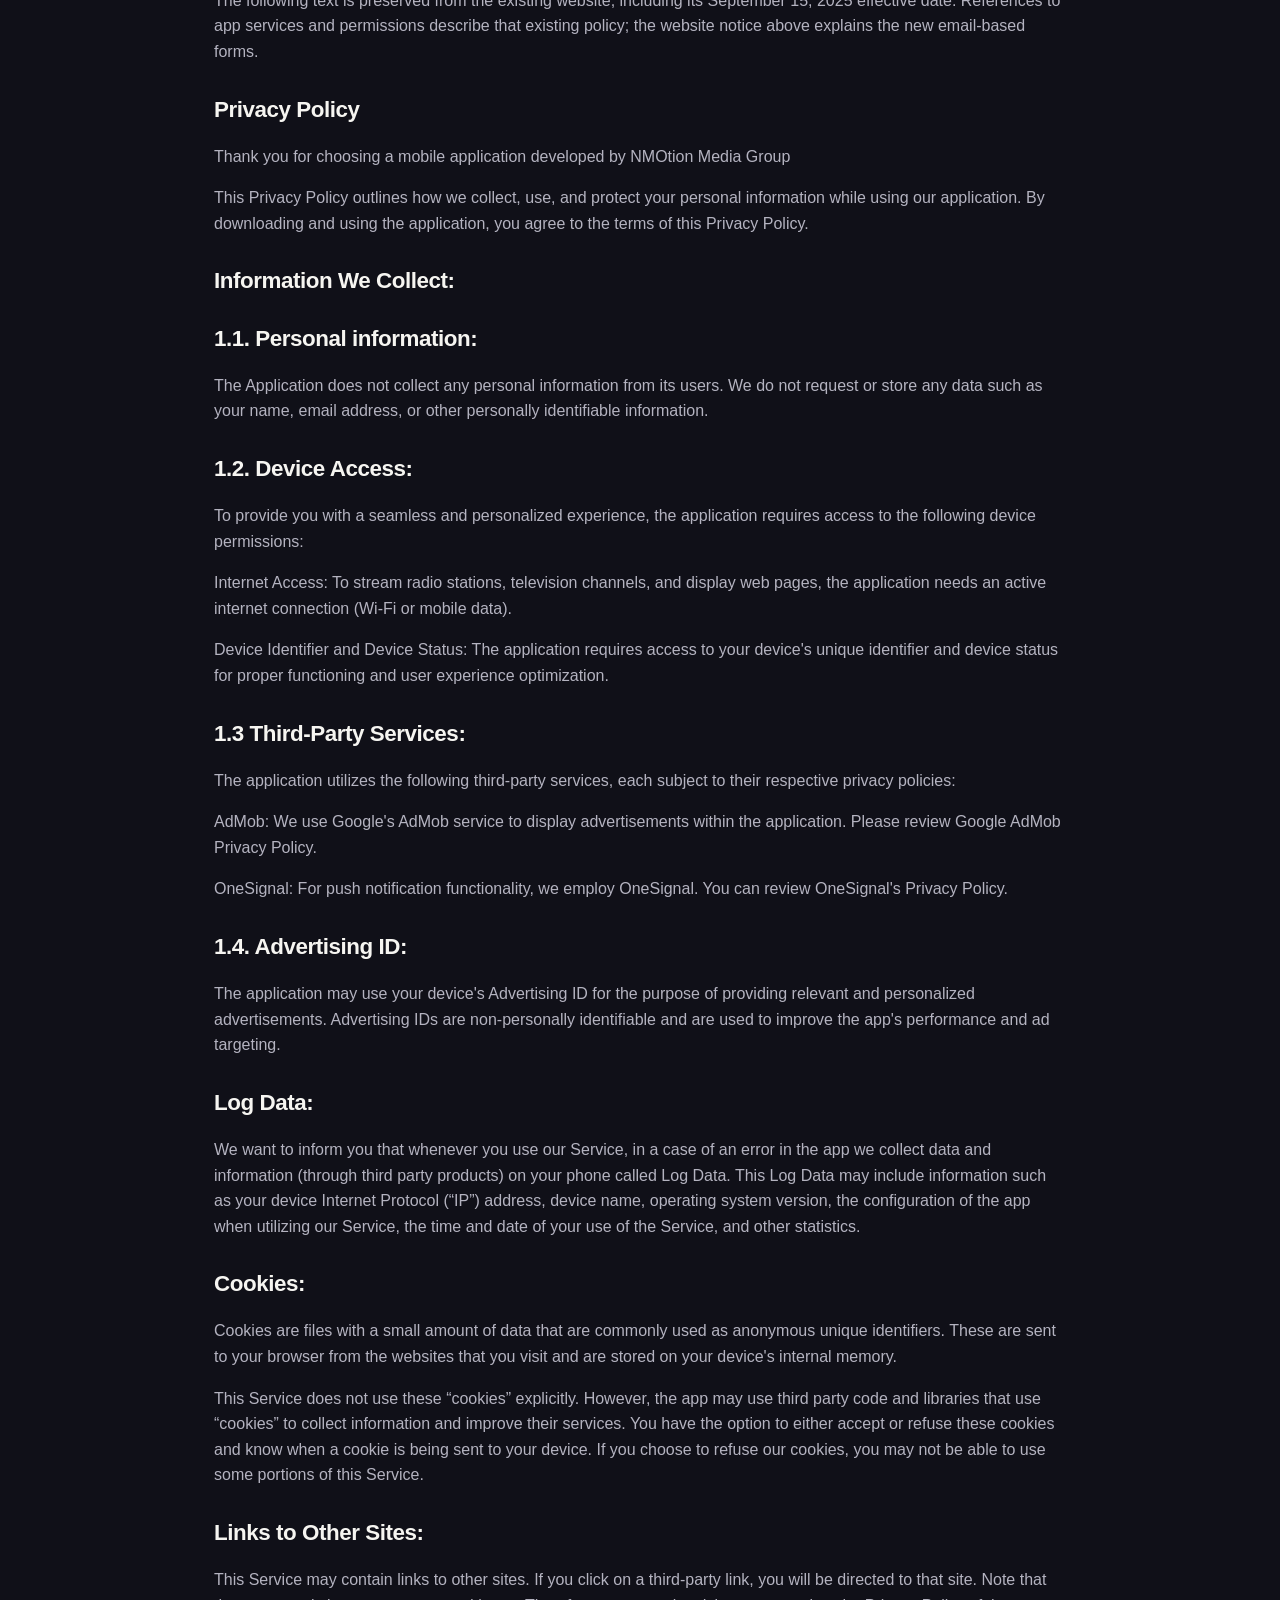
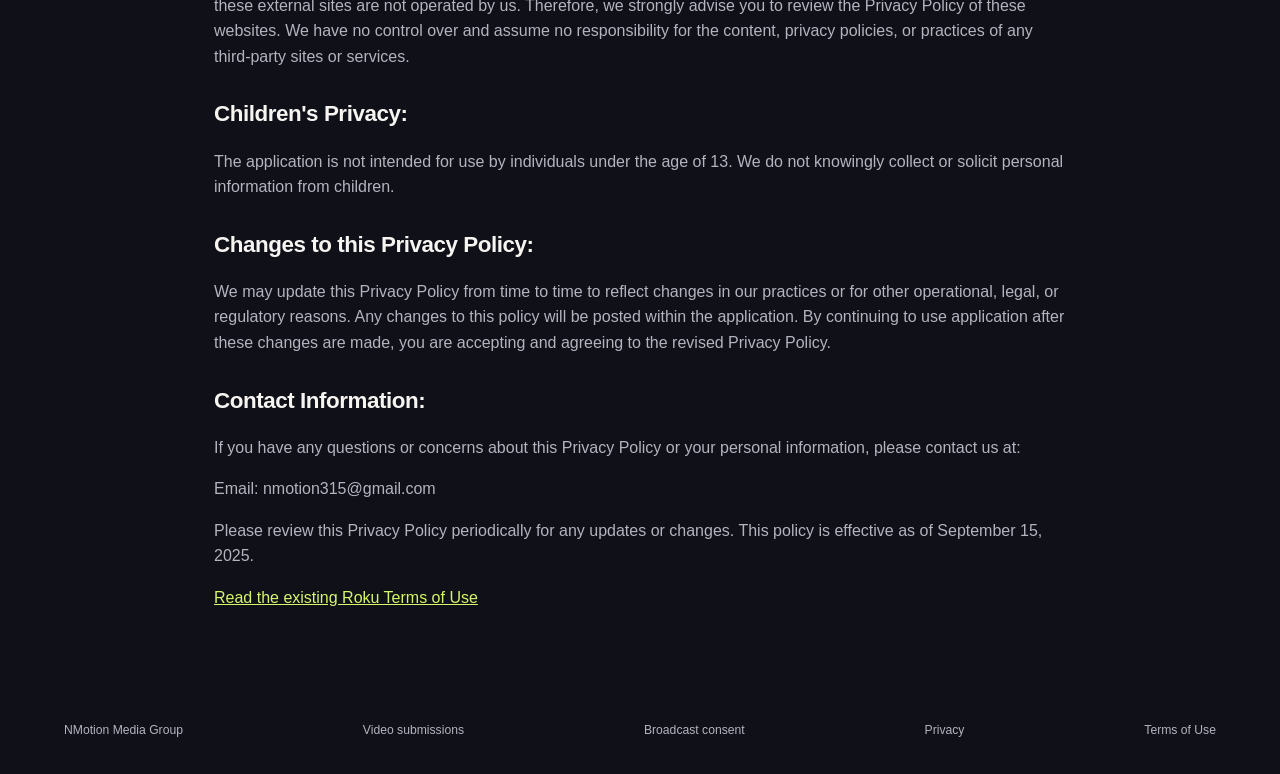
<file: privacy-policy/index.html>
<!doctype html><html lang="en"><head><meta charset="utf-8"><meta name="viewport" content="width=device-width,initial-scale=1"><title>Privacy & Terms | NMotion Media Group</title><link rel="stylesheet" href="/assets/site-v3.css"><link rel="stylesheet" href="/assets/artist-pages.css"></head><body><header class="header"><a href="/" class="brand" aria-label="NMotion Media Group home"><img src="/assets/nmotion-brand.webp" alt="NMotion Media Group"></a><nav aria-label="Main navigation"><a href="/#stations">Listen & watch</a><a href="/video-submission-form/">Submit a video</a><a href="/broadcast-consent/">Broadcast consent</a></nav></header><main class="document"><h1>Privacy &amp; Terms</h1><p class="eyebrow">WEBSITE NOTICE UPDATED NOVEMBER 20, 2026</p><nav class="document-nav" aria-label="Policy sections"><a href="#website-privacy">Website &amp; submissions</a><a href="#app-privacy">Existing app privacy policy</a><a href="/terms-of-use/">Roku Terms of Use</a></nav><section id="website-privacy"><h2>Website and artist submissions</h2><p>This section applies to the NMotion website, station players and artist submission pages. The existing mobile application policy is reproduced below and applies to those applications, not to information you voluntarily send through this website’s submission workflow.</p><h2>Information you choose to provide</h2><p>The video submission and broadcast consent pages ask for contact details, artist and video information, a review or download link, rights confirmations and, for a release, a typed signature and date. Fields are processed in your browser to prepare an email and a downloadable copy. These pages do not automatically upload a video, submit the form to a database or send an email. Information is sent when you send the prepared email or otherwise contact us.</p><h2>Use and handling of submissions</h2><p>We use received information to evaluate submissions, contact you, confirm permissions, schedule approved content and retain evidence of broadcast authorization. Do not send passwords, identity documents or financial details. Use a shareable video link instead of a large email attachment; ensure your link permissions permit NMotion to review it.</p><p>Your email provider and NMotion’s email provider process messages and attachments. Website hosting and streaming providers may process technical connection data. Access to received submission and release records should be limited to those handling review, scheduling and rights administration. Contact us to request access, correction or deletion; some records may need to be retained for continuing licenses, legal obligations or disputes.</p><h2>Station players and third parties</h2><p>Opening a station player connects to nmotvtoo.com, FastCast4u or Everest Cast. Direct station pages may load their player when opened. Providers receive connection information such as IP address and browser details and may use cookies or browser storage. Their own privacy policies apply. External links may lead to services with different practices.</p><h2>Cookies, advertising and downloads</h2><p>NMotion has not added website analytics or advertising-tracking scripts to these pages. Hosting services, embedded players, mobile applications and third-party sites may have their own logging, cookies or advertising technologies. Downloaded submission or consent copies remain on your device; protect or remove them when appropriate.</p><h2>Children and submissions</h2><p>Artist submission and consent forms are for adults aged 18 or over, including authorized adult representatives. Do not enter a minor’s personal contact details in these forms. For questions about submissions involving minors, contact us before proceeding.</p><h2>Questions and changes</h2><p>Email <a href="mailto:nmotion315@gmail.com">nmotion315@gmail.com</a> for privacy requests. Updates to the website notice will be dated on this page.</p></section><section id="app-privacy"><h2>Existing mobile application privacy policy</h2><p>The following text is preserved from the existing website, including its September 15, 2025 effective date. References to app services and permissions describe that existing policy; the website notice above explains the new email-based forms.</p><h2>Privacy Policy</h2>
<p>Thank you for choosing a mobile application developed by NMOtion Media Group</p>
<p>This Privacy Policy outlines how we collect, use, and protect your personal information while using our application. By downloading and using the application, you agree to the terms of this Privacy Policy.</p>
<h2>Information We Collect:</h2>
<h2>1.1. Personal information:</h2>
<p>The Application does not collect any personal information from its users. We do not request or store any data such as your name, email address, or other personally identifiable information.</p>
<h2>1.2. Device Access:</h2>
<p>To provide you with a seamless and personalized experience, the application requires access to the following device permissions:</p>
<p>Internet Access: To stream radio stations, television channels, and display web pages, the application needs an active internet connection (Wi-Fi or mobile data).</p>
<p>Device Identifier and Device Status: The application requires access to your device&#x27;s unique identifier and device status for proper functioning and user experience optimization.</p>
<h2>1.3 Third-Party Services:</h2>
<p>The application utilizes the following third-party services, each subject to their respective privacy policies:</p>
<p>AdMob: We use Google&#x27;s AdMob service to display advertisements within the application. Please review Google AdMob Privacy Policy.</p>
<p>OneSignal: For push notification functionality, we employ OneSignal. You can review OneSignal&#x27;s Privacy Policy.</p>
<h2>1.4. Advertising ID:</h2>
<p>The application may use your device&#x27;s Advertising ID for the purpose of providing relevant and personalized advertisements. Advertising IDs are non-personally identifiable and are used to improve the app&#x27;s performance and ad targeting.</p>
<h2>Log Data:</h2>
<p>We want to inform you that whenever you use our Service, in a case of an error in the app we collect data and information (through third party products) on your phone called Log Data. This Log Data may include information such as your device Internet Protocol (“IP”) address, device name, operating system version, the configuration of the app when utilizing our Service, the time and date of your use of the Service, and other statistics.</p>
<h2>Cookies:</h2>
<p>Cookies are files with a small amount of data that are commonly used as anonymous unique identifiers. These are sent to your browser from the websites that you visit and are stored on your device&#x27;s internal memory.</p>
<p>This Service does not use these “cookies” explicitly. However, the app may use third party code and libraries that use “cookies” to collect information and improve their services. You have the option to either accept or refuse these cookies and know when a cookie is being sent to your device. If you choose to refuse our cookies, you may not be able to use some portions of this Service.</p>
<h2>Links to Other Sites:</h2>
<p>This Service may contain links to other sites. If you click on a third-party link, you will be directed to that site. Note that these external sites are not operated by us. Therefore, we strongly advise you to review the Privacy Policy of these websites. We have no control over and assume no responsibility for the content, privacy policies, or practices of any third-party sites or services.</p>
<h2>Children&#x27;s Privacy:</h2>
<p>The application is not intended for use by individuals under the age of 13. We do not knowingly collect or solicit personal information from children.</p>
<h2>Changes to this Privacy Policy:</h2>
<p>We may update this Privacy Policy from time to time to reflect changes in our practices or for other operational, legal, or regulatory reasons. Any changes to this policy will be posted within the application. By continuing to use application after these changes are made, you are accepting and agreeing to the revised Privacy Policy.</p>
<h2>Contact Information:</h2>
<p>If you have any questions or concerns about this Privacy Policy or your personal information, please contact us at:</p>
<p>Email: nmotion315@gmail.com</p>
<p>Please review this Privacy Policy periodically for any updates or changes. This policy is effective as of September 15, 2025.</p></section><p><a href="/terms-of-use/">Read the existing Roku Terms of Use</a></p></main><footer><a href="/">NMotion Media Group</a><a href="/video-submission-form/">Video submissions</a><a href="/broadcast-consent/">Broadcast consent</a><a href="/privacy-policy/">Privacy</a><a href="/terms-of-use/">Terms of Use</a></footer></body></html>
</file>
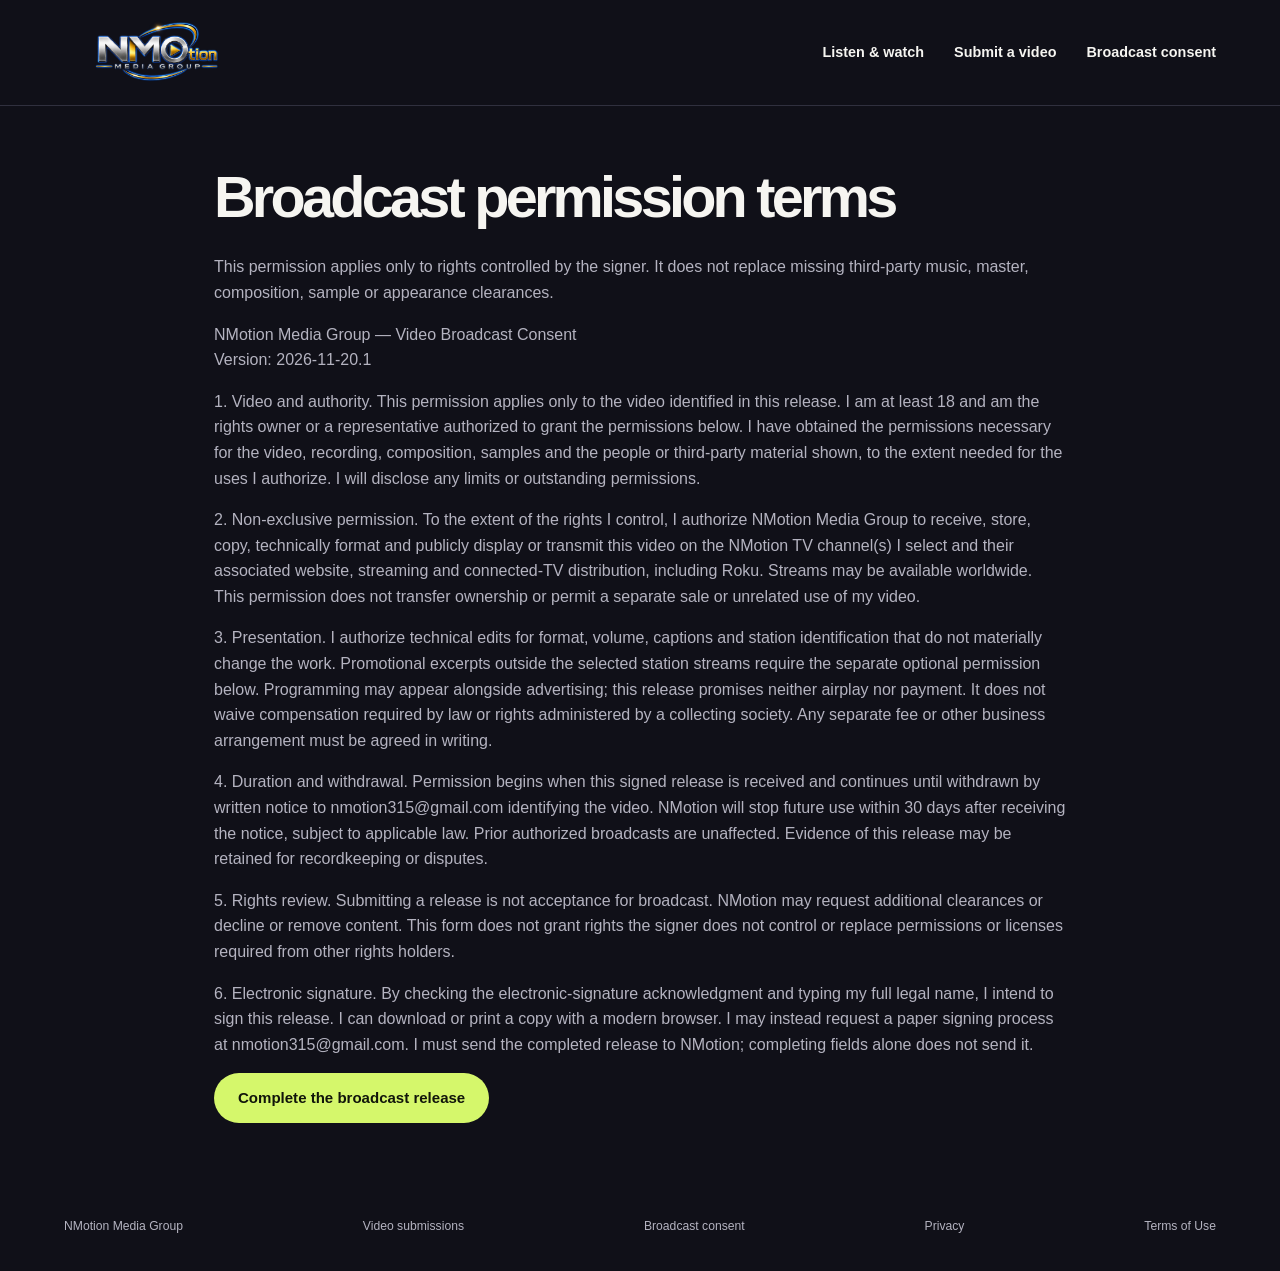
<file: sync-license-terms/index.html>
<!doctype html><html lang="en"><head><meta charset="utf-8"><meta name="viewport" content="width=device-width,initial-scale=1"><title>Broadcast Permission Terms | NMotion Media Group</title><link rel="stylesheet" href="/assets/site-v3.css"><link rel="stylesheet" href="/assets/artist-pages.css"></head><body><header class="header"><a href="/" class="brand" aria-label="NMotion Media Group home"><img src="/assets/nmotion-brand.webp" alt="NMotion Media Group"></a><nav aria-label="Main navigation"><a href="/#stations">Listen & watch</a><a href="/video-submission-form/">Submit a video</a><a href="/broadcast-consent/">Broadcast consent</a></nav></header><main class="document"><h1>Broadcast permission terms</h1><p>This permission applies only to rights controlled by the signer. It does not replace missing third-party music, master, composition, sample or appearance clearances.</p><div class="release-text"><p>NMotion Media Group — Video Broadcast Consent
Version: 2026-11-20.1</p><p>1. Video and authority. This permission applies only to the video identified in this release. I am at least 18 and am the rights owner or a representative authorized to grant the permissions below. I have obtained the permissions necessary for the video, recording, composition, samples and the people or third-party material shown, to the extent needed for the uses I authorize. I will disclose any limits or outstanding permissions.</p><p>2. Non-exclusive permission. To the extent of the rights I control, I authorize NMotion Media Group to receive, store, copy, technically format and publicly display or transmit this video on the NMotion TV channel(s) I select and their associated website, streaming and connected-TV distribution, including Roku. Streams may be available worldwide. This permission does not transfer ownership or permit a separate sale or unrelated use of my video.</p><p>3. Presentation. I authorize technical edits for format, volume, captions and station identification that do not materially change the work. Promotional excerpts outside the selected station streams require the separate optional permission below. Programming may appear alongside advertising; this release promises neither airplay nor payment. It does not waive compensation required by law or rights administered by a collecting society. Any separate fee or other business arrangement must be agreed in writing.</p><p>4. Duration and withdrawal. Permission begins when this signed release is received and continues until withdrawn by written notice to nmotion315@gmail.com identifying the video. NMotion will stop future use within 30 days after receiving the notice, subject to applicable law. Prior authorized broadcasts are unaffected. Evidence of this release may be retained for recordkeeping or disputes.</p><p>5. Rights review. Submitting a release is not acceptance for broadcast. NMotion may request additional clearances or decline or remove content. This form does not grant rights the signer does not control or replace permissions or licenses required from other rights holders.</p><p>6. Electronic signature. By checking the electronic-signature acknowledgment and typing my full legal name, I intend to sign this release. I can download or print a copy with a modern browser. I may instead request a paper signing process at nmotion315@gmail.com. I must send the completed release to NMotion; completing fields alone does not send it.
</p></div><a class="button primary" href="/broadcast-consent/">Complete the broadcast release</a></main><footer><a href="/">NMotion Media Group</a><a href="/video-submission-form/">Video submissions</a><a href="/broadcast-consent/">Broadcast consent</a><a href="/privacy-policy/">Privacy</a><a href="/terms-of-use/">Terms of Use</a></footer></body></html>
</file>
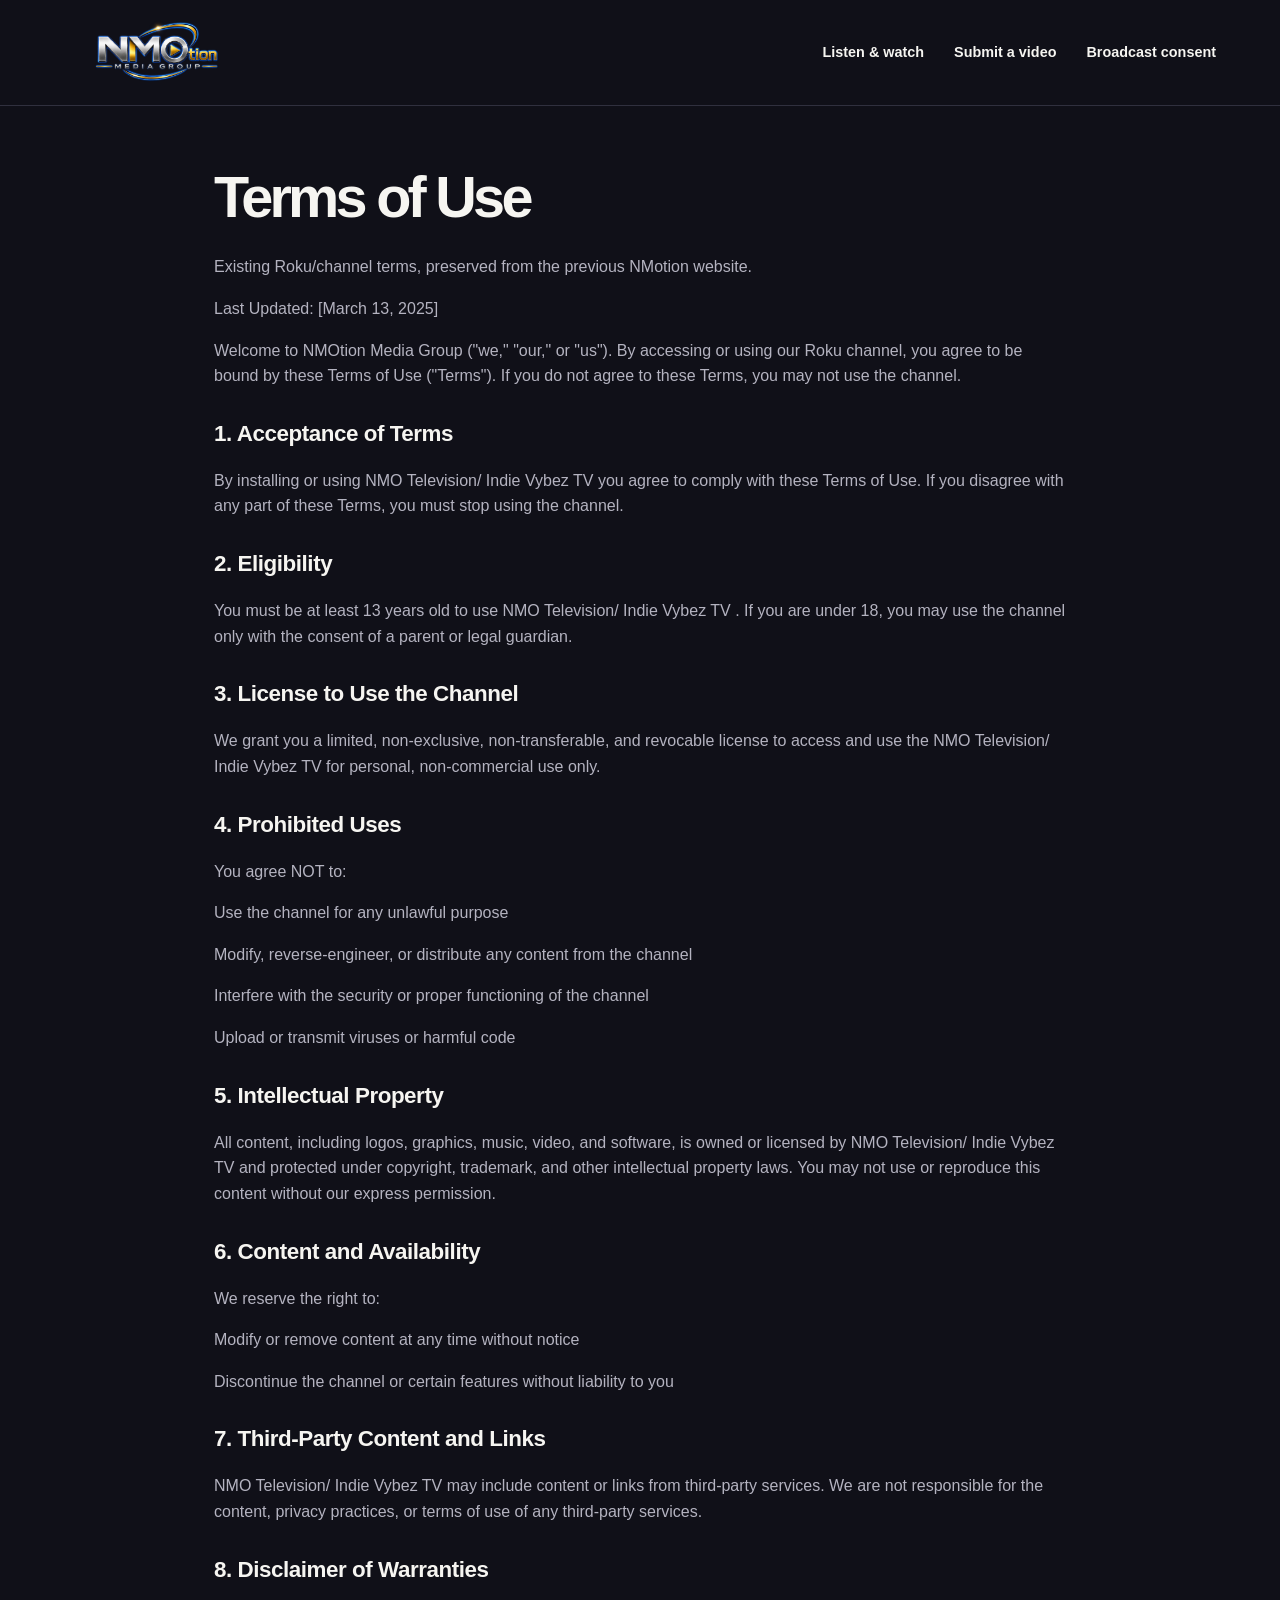
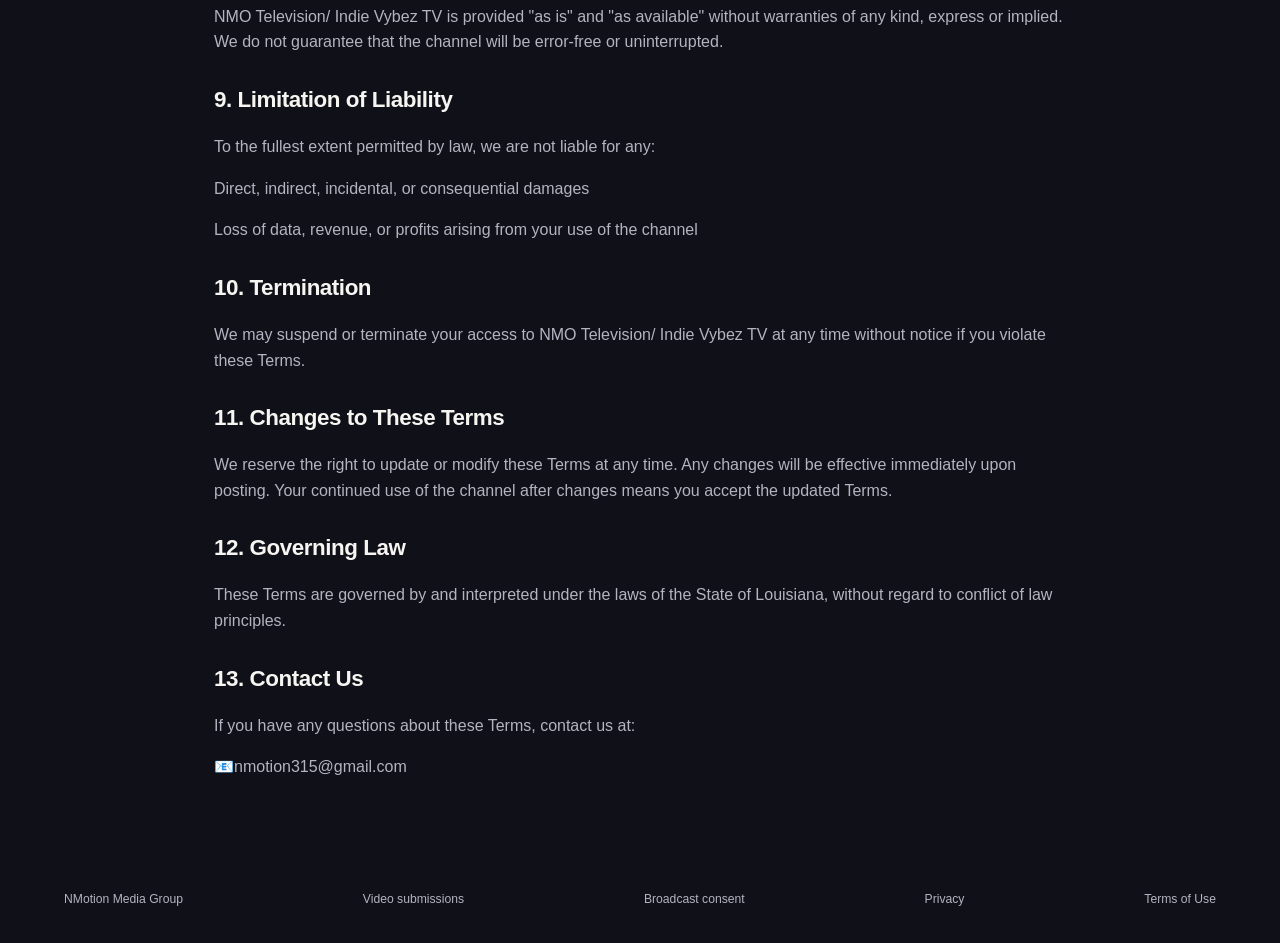
<file: terms-of-use/index.html>
<!doctype html><html lang="en"><head><meta charset="utf-8"><meta name="viewport" content="width=device-width,initial-scale=1"><title>Terms of Use | NMotion Media Group</title><link rel="stylesheet" href="/assets/site-v3.css"><link rel="stylesheet" href="/assets/artist-pages.css"></head><body><header class="header"><a href="/" class="brand" aria-label="NMotion Media Group home"><img src="/assets/nmotion-brand.webp" alt="NMotion Media Group"></a><nav aria-label="Main navigation"><a href="/#stations">Listen & watch</a><a href="/video-submission-form/">Submit a video</a><a href="/broadcast-consent/">Broadcast consent</a></nav></header><main class="document"><h1>Terms of Use</h1><p>Existing Roku/channel terms, preserved from the previous NMotion website.</p><p>Last Updated: [March 13, 2025]</p>
<p>Welcome to NMOtion Media Group (&quot;we,&quot; &quot;our,&quot; or &quot;us&quot;). By accessing or using our Roku channel, you agree to be bound by these Terms of Use (&quot;Terms&quot;). If you do not agree to these Terms, you may not use the channel.</p>
<h2>1. Acceptance of Terms</h2>
<p>By installing or using NMO Television/ Indie Vybez TV you agree to comply with these Terms of Use. If you disagree with any part of these Terms, you must stop using the channel.</p>
<h2>2. Eligibility</h2>
<p>You must be at least 13 years old to use NMO Television/ Indie Vybez TV . If you are under 18, you may use the channel only with the consent of a parent or legal guardian.</p>
<h2>3. License to Use the Channel</h2>
<p>We grant you a limited, non-exclusive, non-transferable, and revocable license to access and use the NMO Television/ Indie Vybez TV for personal, non-commercial use only.</p>
<h2>4. Prohibited Uses</h2>
<p>You agree NOT to:</p>
<p>Use the channel for any unlawful purpose</p>
<p>Modify, reverse-engineer, or distribute any content from the channel</p>
<p>Interfere with the security or proper functioning of the channel</p>
<p>Upload or transmit viruses or harmful code</p>
<h2>5. Intellectual Property</h2>
<p>All content, including logos, graphics, music, video, and software, is owned or licensed by NMO Television/ Indie Vybez TV and protected under copyright, trademark, and other intellectual property laws. You may not use or reproduce this content without our express permission.</p>
<h2>6. Content and Availability</h2>
<p>We reserve the right to:</p>
<p>Modify or remove content at any time without notice</p>
<p>Discontinue the channel or certain features without liability to you</p>
<h2>7. Third-Party Content and Links</h2>
<p>NMO Television/ Indie Vybez TV may include content or links from third-party services. We are not responsible for the content, privacy practices, or terms of use of any third-party services.</p>
<h2>8. Disclaimer of Warranties</h2>
<p>NMO Television/ Indie Vybez TV is provided &quot;as is&quot; and &quot;as available&quot; without warranties of any kind, express or implied. We do not guarantee that the channel will be error-free or uninterrupted.</p>
<h2>9. Limitation of Liability</h2>
<p>To the fullest extent permitted by law, we are not liable for any:</p>
<p>Direct, indirect, incidental, or consequential damages</p>
<p>Loss of data, revenue, or profits arising from your use of the channel</p>
<h2>10. Termination</h2>
<p>We may suspend or terminate your access to NMO Television/ Indie Vybez TV at any time without notice if you violate these Terms.</p>
<h2>11. Changes to These Terms</h2>
<p>We reserve the right to update or modify these Terms at any time. Any changes will be effective immediately upon posting. Your continued use of the channel after changes means you accept the updated Terms.</p>
<h2>12. Governing Law</h2>
<p>These Terms are governed by and interpreted under the laws of the State of Louisiana, without regard to conflict of law principles.</p>
<h2>13. Contact Us</h2>
<p>If you have any questions about these Terms, contact us at:</p>
<p>📧nmotion315@gmail.com</p></main><footer><a href="/">NMotion Media Group</a><a href="/video-submission-form/">Video submissions</a><a href="/broadcast-consent/">Broadcast consent</a><a href="/privacy-policy/">Privacy</a><a href="/terms-of-use/">Terms of Use</a></footer></body></html>
</file>
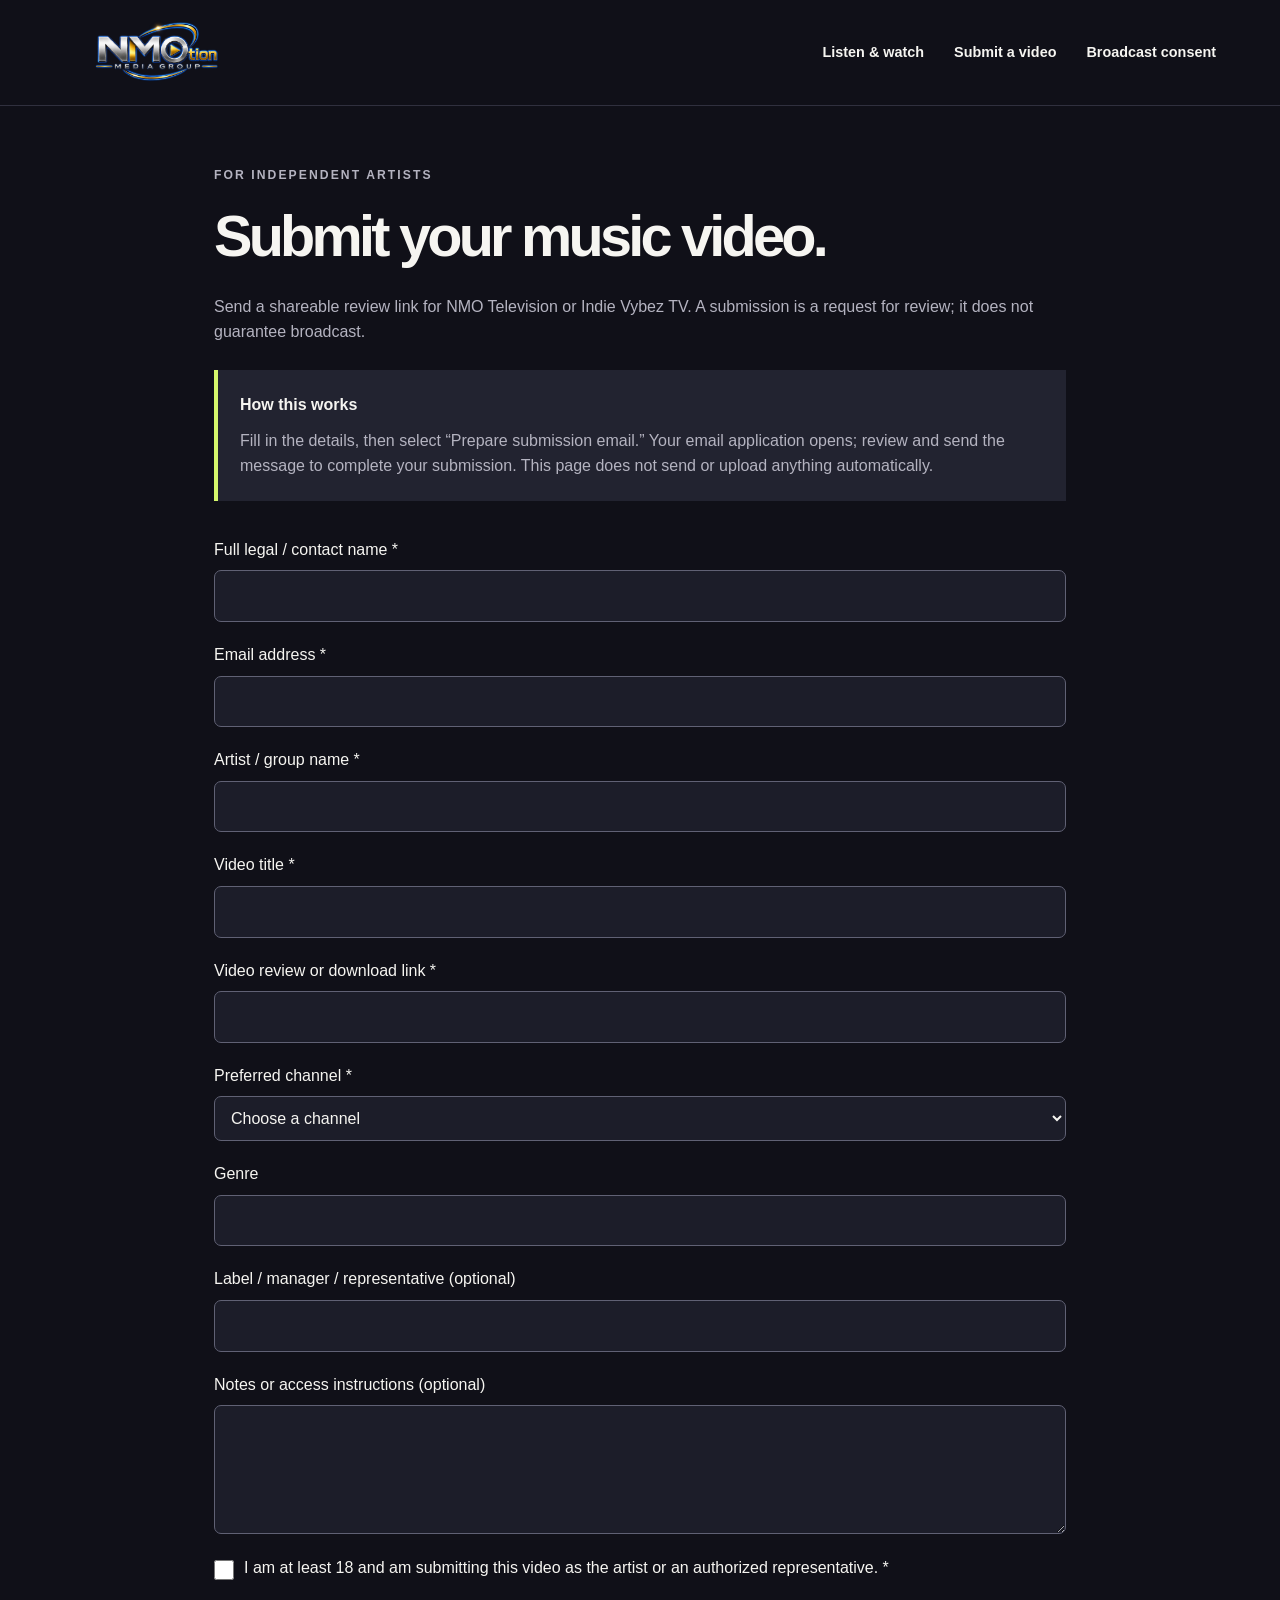
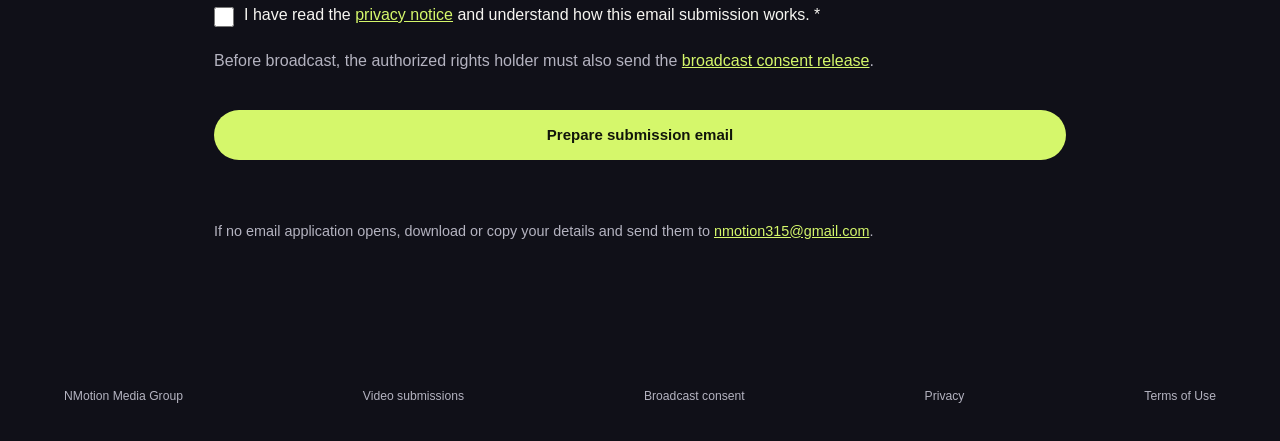
<file: video-submission-form/index.html>
<!doctype html><html lang="en"><head><meta charset="utf-8"><meta name="viewport" content="width=device-width,initial-scale=1"><title>Music Video Submissions | NMotion Media Group</title><link rel="stylesheet" href="/assets/site-v3.css"><link rel="stylesheet" href="/assets/artist-pages.css"><script defer src="/assets/artist-forms.js"></script></head><body><header class="header"><a href="/" class="brand" aria-label="NMotion Media Group home"><img src="/assets/nmotion-brand.webp" alt="NMotion Media Group"></a><nav aria-label="Main navigation"><a href="/#stations">Listen & watch</a><a href="/video-submission-form/">Submit a video</a><a href="/broadcast-consent/">Broadcast consent</a></nav></header><main class="document"><p class="eyebrow">FOR INDEPENDENT ARTISTS</p><h1>Submit your music video.</h1><p>Send a shareable review link for NMO Television or Indie Vybez TV. A submission is a request for review; it does not guarantee broadcast.</p><div class="workflow-note"><strong>How this works</strong><p>Fill in the details, then select “Prepare submission email.” Your email application opens; review and send the message to complete your submission. This page does not send or upload anything automatically.</p></div><form id="artist-form" data-kind="submission"><label>Full legal / contact name *<input name="name" type="text" required maxlength="150"></label><label>Email address *<input name="email" type="email" required maxlength="150"></label><label>Artist / group name *<input name="artist" type="text" required maxlength="150"></label><label>Video title *<input name="title" type="text" required maxlength="150"></label><label>Video review or download link *<input name="video" type="url" required maxlength="1000"></label><label>Preferred channel *<select name="channel" required><option value="">Choose a channel</option><option>NMO Television</option><option>Indie Vybez TV</option><option>Either channel</option></select></label><label>Genre<input name="genre" type="text"  maxlength="150"></label><label>Label / manager / representative (optional)<input name="representative" maxlength="150"></label><label>Notes or access instructions (optional)<textarea name="notes" maxlength="700" rows="4"></textarea></label><label class="check"><input type="checkbox" name="adult" required>I am at least 18 and am submitting this video as the artist or an authorized representative. *</label><label class="check"><input type="checkbox" name="privacy" required>I have read the <a href="/privacy-policy/">privacy notice</a> and understand how this email submission works. *</label><p>Before broadcast, the authorized rights holder must also send the <a href="/broadcast-consent/">broadcast consent release</a>.</p><button class="button primary" type="submit">Prepare submission email</button><p id="form-status" role="status" aria-live="polite"></p><div id="record-actions" hidden><button class="button secondary" id="download-record" type="button">Download submission copy</button><button class="button secondary" id="copy-record" type="button">Copy submission details</button><a class="button primary" id="email-record">Open email application</a></div><p class="small-note">If no email application opens, download or copy your details and send them to <a href="mailto:nmotion315@gmail.com">nmotion315@gmail.com</a>.</p></form></main><footer><a href="/">NMotion Media Group</a><a href="/video-submission-form/">Video submissions</a><a href="/broadcast-consent/">Broadcast consent</a><a href="/privacy-policy/">Privacy</a><a href="/terms-of-use/">Terms of Use</a></footer></body></html>
</file>
<file: assets/site-v3.css>
:root{--bg:#101018;--surface:#191923;--line:#30303e;--text:#f6f5f1;--muted:#b4b3c0;--accent:#d5f76b;--purple:#9e8cfd}*{box-sizing:border-box}html{scroll-behavior:smooth;scroll-padding-top:90px}body{margin:0;background:var(--bg);color:var(--text);font-family:Arial,Helvetica,sans-serif;font-size:16px;line-height:1.6}button,a{-webkit-tap-highlight-color:transparent}a{color:inherit;text-decoration:none}a:hover{text-decoration:underline}button{font:inherit;cursor:pointer}a:focus-visible,button:focus-visible{outline:3px solid var(--accent);outline-offset:5px}.skip{position:fixed;left:12px;top:-100px;background:var(--accent);color:#101018;padding:12px;z-index:100}.skip:focus{top:10px}.header{max-width:1320px;margin:auto;padding:10px 5%;display:flex;align-items:center;justify-content:space-between;border-bottom:1px solid var(--line);gap:24px}.brand img{display:block;width:155px;height:74px;object-fit:cover;object-position:center 45%}nav{display:flex;gap:30px;align-items:center;font-size:.9rem;font-weight:600}.contact-nav{border:1px solid #5d5d69;padding:10px 18px;border-radius:30px}.section,.hero{max-width:1320px;margin:auto;padding:85px 5%}.hero{padding-top:64px;padding-bottom:65px;display:grid;grid-template-columns:1.15fr 1fr;align-items:center;gap:40px}.eyebrow{font-size:.76rem;letter-spacing:.17em;font-weight:700;color:var(--accent);margin:0 0 20px}h1,h2,h3,p{margin-top:0}h1{font-size:clamp(3.25rem,6vw,5.8rem);line-height:1.02;letter-spacing:-.065em;font-weight:800;margin-bottom:28px}h1 em{color:var(--accent);font-style:normal}h2{font-size:clamp(2rem,3.7vw,3.3rem);line-height:1.12;letter-spacing:-.045em;margin-bottom:22px}.intro{font-size:1.1rem;color:var(--muted);max-width:475px}.hero-actions{display:flex;align-items:center;gap:24px;margin:32px 0 38px;flex-wrap:wrap}.button{display:inline-flex;justify-content:center;align-items:center;border:0;border-radius:30px;padding:13px 24px;font-weight:700;font-size:.94rem}.primary{background:var(--accent);color:#11150a}.primary:hover{background:#e2ff94;text-decoration:none}.text-link{font-size:.94rem;text-decoration:underline;text-underline-offset:6px}.hero-foot{font-size:.72rem;letter-spacing:.11em;color:var(--muted);margin:0}.hero-art{background:radial-gradient(ellipse at 60% 40%,#2c2359 0, #15131f 65%);min-height:410px;position:relative;overflow:hidden;border:1px solid var(--line);border-radius:130px 130px 20px 20px;display:flex;align-items:center;justify-content:center;flex-direction:column}.hero-logo{width:80%;mix-blend-mode:screen;position:relative;z-index:1}.orbit{position:absolute;width:90%;aspect-ratio:1;border:1px solid #65539166;border-radius:50%;top:30px}.orbit-two{width:73%;top:65px}.hero-art p{font-size:.65rem;letter-spacing:.18em;color:#cecae2;position:relative;z-index:1}.sound-bars{display:flex;align-items:center;gap:6px;height:50px;position:relative;margin-top:-24px;margin-bottom:22px}.sound-bars i{width:5px;height:24px;background:var(--accent);border-radius:3px}.sound-bars i:nth-child(3n){height:42px}.sound-bars i:nth-child(4n){height:16px}.sound-bars i:nth-child(5n){height:34px}.section-heading{display:flex;justify-content:space-between;align-items:end;gap:30px;margin-bottom:24px}.section-heading p:not(.eyebrow){color:var(--muted);font-size:.94rem}.section-heading h2{margin-bottom:0}.stations{border-top:1px solid var(--line)}.station-grid{display:grid;grid-template-columns:repeat(4,1fr);gap:12px;margin-top:35px}.station{color:var(--text);background:var(--surface);border:1px solid var(--line);border-radius:12px;padding:25px 20px;text-align:left;display:flex;flex-direction:column;min-width:0;transition:background .15s,border-color .15s}.station:hover{border-color:var(--purple)}.station.selected{background:var(--accent);border-color:var(--accent);color:#14170d}.station-type{font-size:.63rem;letter-spacing:.08em;min-height:35px;font-weight:700}.station-name{font-size:1.85rem;font-weight:700;line-height:1.05;letter-spacing:-.04em;margin:17px 0 24px}.station-bottom{font-size:.8rem;line-height:1.5;display:flex;align-items:end;gap:10px;justify-content:space-between}.station-bottom b{font-size:1.4rem;font-weight:400}.player-panel{margin-top:24px;background:#171720;border:1px solid var(--line);border-radius:14px;overflow:hidden}.player-heading{padding:24px 28px;display:flex;justify-content:space-between;gap:20px;align-items:center;border-bottom:1px solid var(--line)}.player-heading .eyebrow{margin-bottom:4px}.player-heading h3{font-size:1.5rem;letter-spacing:-.03em;margin:0}.player-heading a{color:var(--muted);font-size:.86rem;text-decoration:underline}#player-mount{min-height:260px;background:#101018}#player-mount iframe{display:block;width:100%;border:0}.video-frame{aspect-ratio:16/9;min-height:240px}.radio-frame{height:660px}.player-placeholder{text-align:center;padding:32px 24px}.play-symbol{color:var(--accent);font-size:1.8rem}.player-placeholder p{color:var(--muted);max-width:550px;margin:12px auto 18px}.player-placeholder .player-note{font-size:.83rem;margin:14px auto 0}.player-help{font-size:.8rem;color:var(--muted);margin:0;padding:14px 28px;border-top:1px solid var(--line)}.about{border-block:1px solid var(--line)}.about-grid{display:grid;grid-template-columns:1fr 1fr;gap:70px}.about-grid p{color:var(--muted);font-size:1.05rem}.service-grid{display:grid;grid-template-columns:1fr 1fr;gap:22px}.service-grid article{padding:30px 0 20px;border-top:1px solid #646171}.service-label{color:var(--purple);font-size:.76rem;letter-spacing:.12em}.service-grid h3{font-size:1.8rem;letter-spacing:-.04em;margin:17px 0 14px}.service-grid p{color:var(--muted);max-width:450px}.service-grid a{color:var(--accent);text-decoration:underline;text-underline-offset:6px}.contact{background:#d5f76b;color:#151a09;display:grid;grid-template-columns:1fr 1fr;gap:60px}.contact .eyebrow{color:#394316}.contact p{max-width:430px}.contact h2{margin:0}.email{font-size:clamp(1rem,2.2vw,1.7rem);font-weight:700;text-decoration:underline;text-underline-offset:7px;overflow-wrap:anywhere}.contact .contact-note{font-size:.8rem;margin-top:16px}footer{max-width:1320px;margin:auto;padding:34px 5%;display:flex;align-items:center;justify-content:space-between;gap:24px;flex-wrap:wrap;font-size:.76rem;color:var(--muted)}footer p{margin:0}.footer-brand{font-size:1.4rem;font-weight:800;color:var(--text)}.footer-brand span{display:block;font-size:.6rem;letter-spacing:.15em;line-height:1}.privacy-copy{max-width:800px;margin:auto;padding:60px 24px}.privacy-copy h1{font-size:3rem}.privacy-copy h2{font-size:1.5rem;margin-top:30px}@media(max-width:950px){.station-grid{grid-template-columns:repeat(2,1fr)}.hero{gap:25px}.hero-art{min-height:350px}.hero-actions{gap:18px}.hero-copy .eyebrow{font-size:.65rem}.hero-foot{font-size:.6rem}}@media(max-width:650px){.header{padding:8px 5%;gap:12px;align-items:center}.brand img{width:110px;height:60px}nav{gap:13px;font-size:.75rem;flex-wrap:wrap;justify-content:flex-end}nav a:nth-child(2){display:none}.contact-nav{padding:5px 9px}.hero{grid-template-columns:1fr;padding-top:42px;gap:35px}.hero-art{min-height:280px;max-height:320px;border-radius:90px 90px 15px 15px}.hero-logo{width:65%;max-width:300px}.hero-art p{font-size:.58rem}.section{padding:55px 5%}.section-heading{display:block}.section-heading>p{margin-top:18px}.station{padding:20px 15px}.station-type{font-size:.58rem;min-height:30px}.station-name{font-size:1.65rem}.station-bottom{font-size:.72rem}.about-grid,.service-grid,.contact{grid-template-columns:1fr;gap:25px}.player-heading{padding:20px}.player-heading h3{font-size:1.25rem}.player-help{padding:14px 20px}.player-heading a{font-size:.76rem}.contact h2 br{display:none}footer{gap:20px;padding-block:30px}footer p{display:none}}@media(prefers-reduced-motion:reduce){html{scroll-behavior:auto}.station{transition:none}}

/* Brand assets and narrow-screen layout */
img{max-width:100%}.brand img{width:185px;height:85px;object-fit:contain;object-position:center}.hero-logo{mix-blend-mode:normal;width:88%;height:auto;max-height:310px;object-fit:contain}.hero-art{min-width:0}.station-logo{display:block;width:100%;height:155px;object-fit:contain;object-position:center;margin:15px 0 5px;border-radius:6px}.station-name{font-size:1.6rem;margin-top:12px}.station-type{font-size:.75rem;min-height:40px}.station-bottom{margin-top:auto}.station-grid{align-items:stretch}.contact h2{max-width:430px}.about-grid,.contact{grid-template-columns:minmax(0,1fr) minmax(0,1fr)}.hero-copy,.about-grid>*,.contact>*,.service-grid>*,.player-panel{min-width:0}.player-heading>div{min-width:0}.player-heading a{flex-shrink:0}.station-name,.station-type{overflow-wrap:anywhere}#player-mount iframe{max-width:100%;min-width:0}
@media(max-width:650px){.brand img{width:125px;height:65px}.contact,.about-grid{grid-template-columns:minmax(0,1fr)}.hero{grid-template-columns:minmax(0,1fr)}.station-logo{height:130px}.station-name{font-size:1.35rem}.station-type{font-size:.65rem}.hero-logo{max-width:340px;width:85%}.player-heading{gap:12px}.contact h2{font-size:2.1rem;letter-spacing:-.035em}.hero-art{min-height:260px}.header{gap:10px}nav{gap:10px}.contact .email{font-size:1rem}.hero-art p{letter-spacing:.1em}}
@media(max-width:380px){.header{flex-direction:column;gap:0;padding-bottom:12px}nav{justify-content:center;width:100%}.station{padding:16px 10px}.station-logo{height:105px}.station-name{font-size:1.2rem}.station-type{font-size:.62rem}.player-heading{align-items:flex-start;flex-direction:column}.contact h2{font-size:2rem}}

.station:hover{text-decoration:none}.station-logo{background:#09090d;object-fit:contain;border-radius:8px}.station-action{display:block;text-align:center;border:1px solid currentColor;border-radius:24px;margin-top:20px;padding:9px 12px;font-size:.9rem;font-weight:700}.station.selected .station-action{background:#101018;color:#f6f5f1;border-color:#101018}#player{scroll-margin-top:24px}#player:focus{outline:none}.station-bottom{min-height:44px}.station-logo{height:180px}@media(max-width:650px){.station-logo{height:145px}.station-action{font-size:.8rem;padding:8px}.station-type{min-height:48px}}@media(max-width:380px){.station-logo{height:120px}}

html{scroll-behavior:auto}
</file>
<file: assets/artist-pages.css>
.document{max-width:900px;margin:auto;padding:60px 24px}.document h1{font-size:clamp(2.3rem,6vw,3.6rem);line-height:1.1;margin-bottom:25px}.document h2{font-size:1.4rem;letter-spacing:-.02em;margin-top:32px}.document p{color:var(--muted);overflow-wrap:anywhere}.document a:not(.button){color:var(--accent);text-decoration:underline}.document-nav{display:flex;gap:18px;flex-wrap:wrap;margin:28px 0}.workflow-note{background:#222330;border-left:4px solid var(--accent);padding:22px;margin:25px 0}.workflow-note p{margin:10px 0 0}.document form{margin:36px 0;display:grid;gap:20px}.document label{display:grid;gap:8px;color:var(--text)}.document input,.document textarea,.document select{width:100%;min-width:0;font:inherit;color:var(--text);background:#1c1d29;border:1px solid #606174;border-radius:7px;padding:12px}.document .check{display:flex;gap:12px;align-items:flex-start;flex-wrap:wrap}.document .check input{width:20px;height:20px;flex-shrink:0;accent-color:var(--accent);margin:3px 0 0}.check a{display:inline}.document fieldset{border:1px solid #606174;border-radius:8px;padding:18px;display:grid;gap:12px}.document legend{padding:0 8px}.document details{margin:28px 0;padding:20px;border:1px solid var(--line);border-radius:10px}.document summary{font-weight:700;cursor:pointer}.release-text{white-space:pre-line;font-size:1rem}.document #record-actions{display:flex;gap:12px;flex-wrap:wrap}.document [hidden]{display:none!important}.document .secondary{color:var(--text);border:1px solid #606174;background:#20212e}.document .small-note{font-size:.9rem}.document input:focus,.document select:focus,.document textarea:focus{outline:2px solid var(--accent);outline-offset:2px}#form-status{padding:10px 0;margin:0}.document .check{display:block;line-height:1.7}.document .check input{display:inline-block;vertical-align:middle;margin-right:10px}.header nav{flex-wrap:wrap}.header{min-width:0}@media(max-width:650px){.document{padding:40px 20px}.header{flex-direction:column}.header nav{font-size:.85rem;justify-content:center;gap:15px}.header nav a:nth-child(2){display:block}.document #record-actions>*{width:100%}}@media print{header,footer,form,.document-nav,.workflow-note{display:none}body{background:white;color:black}.document p{color:black}.document{padding:0}}
</file>
